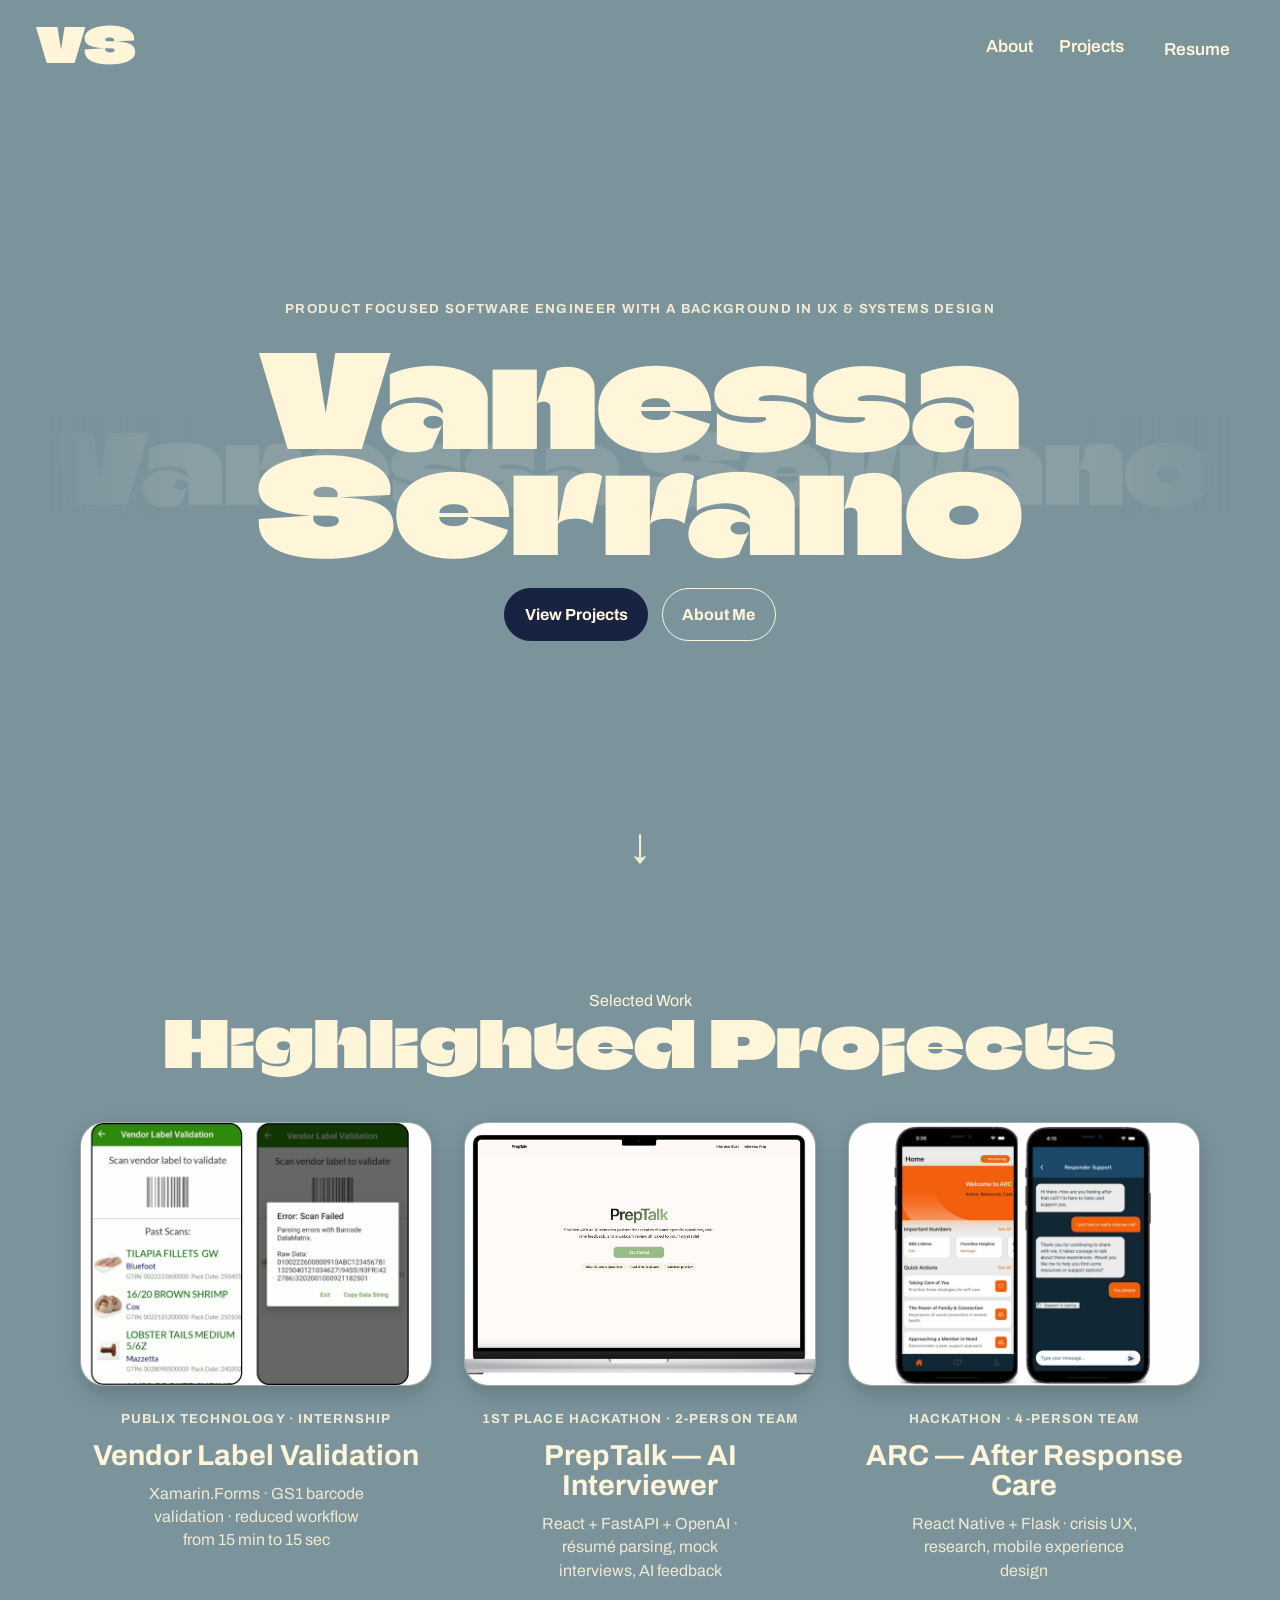
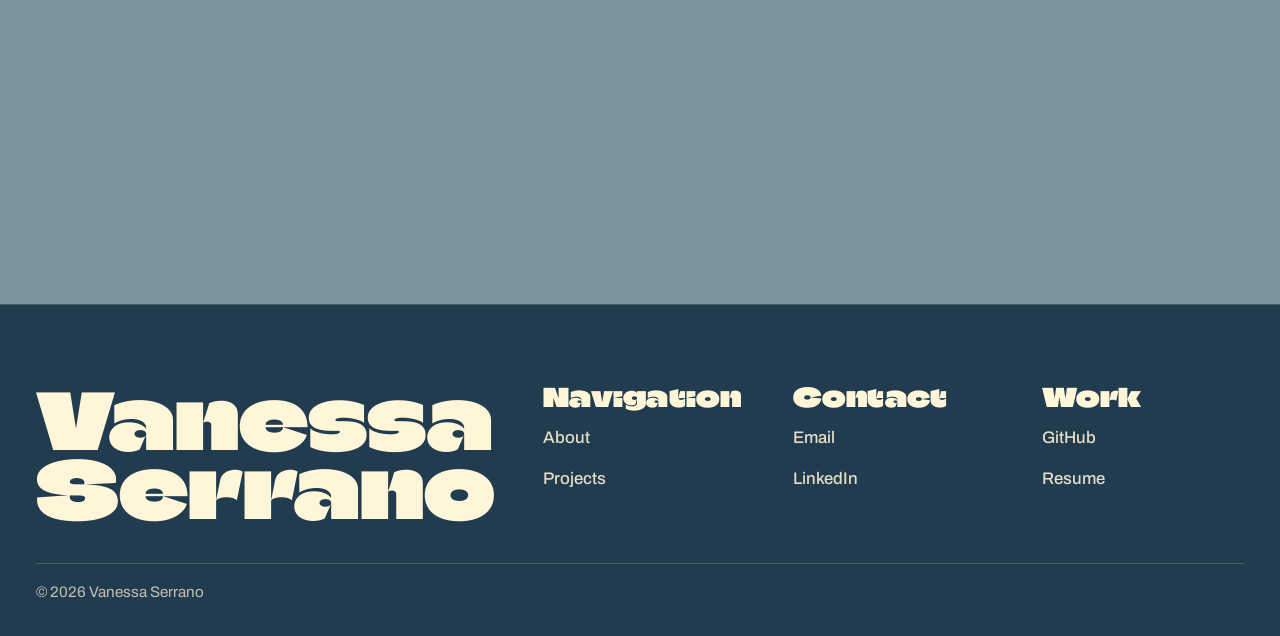
<file: index.html>
<!doctype html>
<html lang="en">
<head>
    <meta charset="utf-8" />
    <meta name="viewport" content="width=device-width, initial-scale=1" />
    <title>Vanessa Serrano — Portfolio</title>
    <meta
            name="description"
            content="Vanessa Serrano — UX Engineer and Front-End Developer building thoughtful digital experiences."
    />
    <link rel="preconnect" href="https://fonts.googleapis.com">
    <link rel="preconnect" href="https://fonts.gstatic.com" crossorigin>
    <link rel="stylesheet" href="style.css" />
</head>
<body>
<a class="skip-link" href="#content">Skip to main content</a>

<header class="nav" role="banner">
    <div class="nav__inner nav__inner--home">
        <a class="logo logo--home" href="index.html" aria-label="Home">VS</a>

        <nav id="site-nav" class="nav__links nav__links--home" aria-label="Primary">
            <a href="about.html">About</a>
            <a href="projects.html">Projects</a>
            <a
                    href="assets/resume.pdf"
                    target="_blank"
                    rel="noopener"
                    class="nav__resume"
                    aria-label="Download resume"
            >
                Resume
            </a>
        </nav>

        <button
                class="nav__toggle"
                aria-label="Toggle menu"
                aria-controls="site-nav"
                aria-expanded="false"
        >
            Menu
        </button>
    </div>
</header>

<main id="content">
    <section class="hero hero--home">
        <div class="container container--hero">
            <div class="hero__home-inner">
                <p class="hero__eyebrow">
                    Product Focused Software Engineer with a Background in UX & Systems Design
                </p>

                <div class="hero__name-composition">
                    <h1 class="hero__name-main">
                        <span class="hero__name-line">Vanessa</span>
                        <span class="hero__name-line">Serrano</span>
                    </h1>

                    <div class="name-marquee name-marquee--bg" aria-hidden="true">
                        <div class="name-marquee__fade name-marquee__fade--left"></div>
                        <div class="name-marquee__fade name-marquee__fade--right"></div>

                        <div class="name-marquee__track">
                            <div class="name-marquee__group">
                                <span>Vanessa Serrano</span>
                                <span>Vanessa Serrano</span>
                                <span>Vanessa Serrano</span>
                            </div>
                            <div class="name-marquee__group">
                                <span>Vanessa Serrano</span>
                                <span>Vanessa Serrano</span>
                                <span>Vanessa Serrano</span>
                            </div>
                        </div>
                    </div>
                </div>

<!--                <p class="hero__lede hero__lede&#45;&#45;home">-->
<!--                    Open to Work. Open to Relocate.-->
<!--                </p>-->

                <div class="hero__cta-row">
                    <a class="btn btn--primary" href="projects.html">View Projects</a>
                    <a class="btn btn--secondary" href="about.html">About Me</a>
                </div>

                <a href="#work" class="scroll-indicator scroll-indicator--closer" aria-label="Scroll to highlighted projects">
                    <span class="scroll-indicator__arrow">↓</span>
                </a>
            </div>
        </div>
    </section>

    <section id="work" class="section reveal-on-scroll" aria-labelledby="work-title">
        <!-- keep your existing work section here -->
        <div class="container">
            <div class="section-heading section-heading--home">
                <p class="section-heading__eyebrow">Selected Work</p>
                <h2 id="work-title">Highlighted Projects</h2>
            </div>

            <div class="grid grid--projects-home">

                <a class="card reveal" href="project-vlv.html" aria-label="Open Vendor Label Validation case study">
                    <img
                            class="thumb"
                            loading="lazy"
                            decoding="async"
                            src="assets/images/vlv-cover.jpg"
                            alt="Vendor Label Validation project preview"
                    />
                    <div class="card__body">
                        <div class="card__eyebrow">Publix Technology · Internship</div>
                        <div class="card__title">Vendor Label Validation</div>
                        <div class="card__meta">Xamarin.Forms · GS1 barcode validation · reduced workflow from 15 min to 15 sec</div>
                    </div>
                </a>

                <a class="card reveal" href="project-preptalk.html" target="_blank" rel="noopener" aria-label="Open PrepTalk AI Interviewer">
                    <img
                            class="thumb"
                            loading="lazy"
                            decoding="async"
                            src="assets/images/preptalk.png"
                            alt="PrepTalk AI interviewer preview"
                    />
                    <div class="card__body">
                        <div class="card__eyebrow">1st Place Hackathon · 2-Person Team</div>
                        <div class="card__title">PrepTalk — AI Interviewer</div>
                        <div class="card__meta">React + FastAPI + OpenAI · résumé parsing, mock interviews, AI feedback</div>
                    </div>
                </a>

                <a class="card reveal" href="project-arc.html" aria-label="Open ARC case study">
                    <img
                            class="thumb"
                            loading="lazy"
                            decoding="async"
                            src="assets/images/arc-cover.jpg"
                            alt="ARC project preview"
                    />
                    <div class="card__body">
                        <div class="card__eyebrow">Hackathon · 4-Person Team</div>
                        <div class="card__title">ARC — After Response Care</div>
                        <div class="card__meta">React Native + Flask · crisis UX, research, mobile experience design</div>
                    </div>
                </a>


            </div>
        </div>
    </section>
</main>

<footer class="footer" role="contentinfo">
    <div class="cols">
        <div class="footer-brand">
            <div class="footer-brand__name">Vanessa Serrano</div>
        </div>

        <div>
            <h3>Navigation</h3>
            <a href="about.html">About</a>
            <a href="projects.html">Projects</a>
        </div>

        <div>
            <h3>Contact</h3>
            <a href="mailto:vanessannserrano@gmail.com">Email</a>
            <a href="https://www.linkedin.com/in/vanessa-n-serrano" target="_blank" rel="noopener">LinkedIn</a>
        </div>

        <div>
            <h3>Work</h3>
            <a href="https://github.com/vanessanserrano" target="_blank" rel="noopener">GitHub</a>
            <a href="assets/resume.pdf" target="_blank" rel="noopener">Resume</a>
        </div>
    </div>

    <p class="copyright">© <span id="year"></span> Vanessa Serrano</p>
</footer>

<script>
    const yearSpan = document.getElementById('year');
    if (yearSpan) yearSpan.textContent = new Date().getFullYear();
</script>

<script>
    (function () {
        const toggle = document.querySelector('.nav__toggle');
        const nav = document.getElementById('site-nav');
        if (!toggle || !nav) return;

        toggle.addEventListener('click', () => {
            const open = nav.classList.toggle('is-open');
            toggle.setAttribute('aria-expanded', String(open));
        });

        document.addEventListener('click', (e) => {
            if (!e.target.closest('.nav')) {
                nav.classList.remove('is-open');
                toggle.setAttribute('aria-expanded', 'false');
            }
        }, { passive: true });
    })();

    (function () {
        const path = (location.pathname.split('/').pop() || 'index.html').toLowerCase();
        document.querySelectorAll('.nav__links a').forEach(a => {
            const href = (a.getAttribute('href') || '').toLowerCase();
            if (href.endsWith(path)) a.setAttribute('aria-current', 'page');
        });
    })();

    (function () {
        const prefersReduced = window.matchMedia('(prefers-reduced-motion: reduce)').matches;
        const revealSection = document.getElementById('work');
        if (!revealSection) return;

        if (prefersReduced) {
            revealSection.classList.add('is-revealed');
            document.querySelectorAll('.reveal').forEach(el => el.classList.add('is-in'));
            return;
        }

        const sIO = new IntersectionObserver((entries) => {
            entries.forEach(e => {
                if (e.isIntersecting) {
                    e.target.classList.add('is-revealed');
                    sIO.unobserve(e.target);
                }
            });
        }, { threshold: 0.15, rootMargin: '0px 0px -10% 0px' });

        sIO.observe(revealSection);

        const cIO = new IntersectionObserver((entries) => {
            entries.forEach(e => {
                if (e.isIntersecting) {
                    e.target.classList.add('is-in');
                    cIO.unobserve(e.target);
                }
            });
        }, { threshold: 0.2 });

        document.querySelectorAll('.reveal').forEach(el => cIO.observe(el));
    })();


</script>
</body>
</html>
</file>
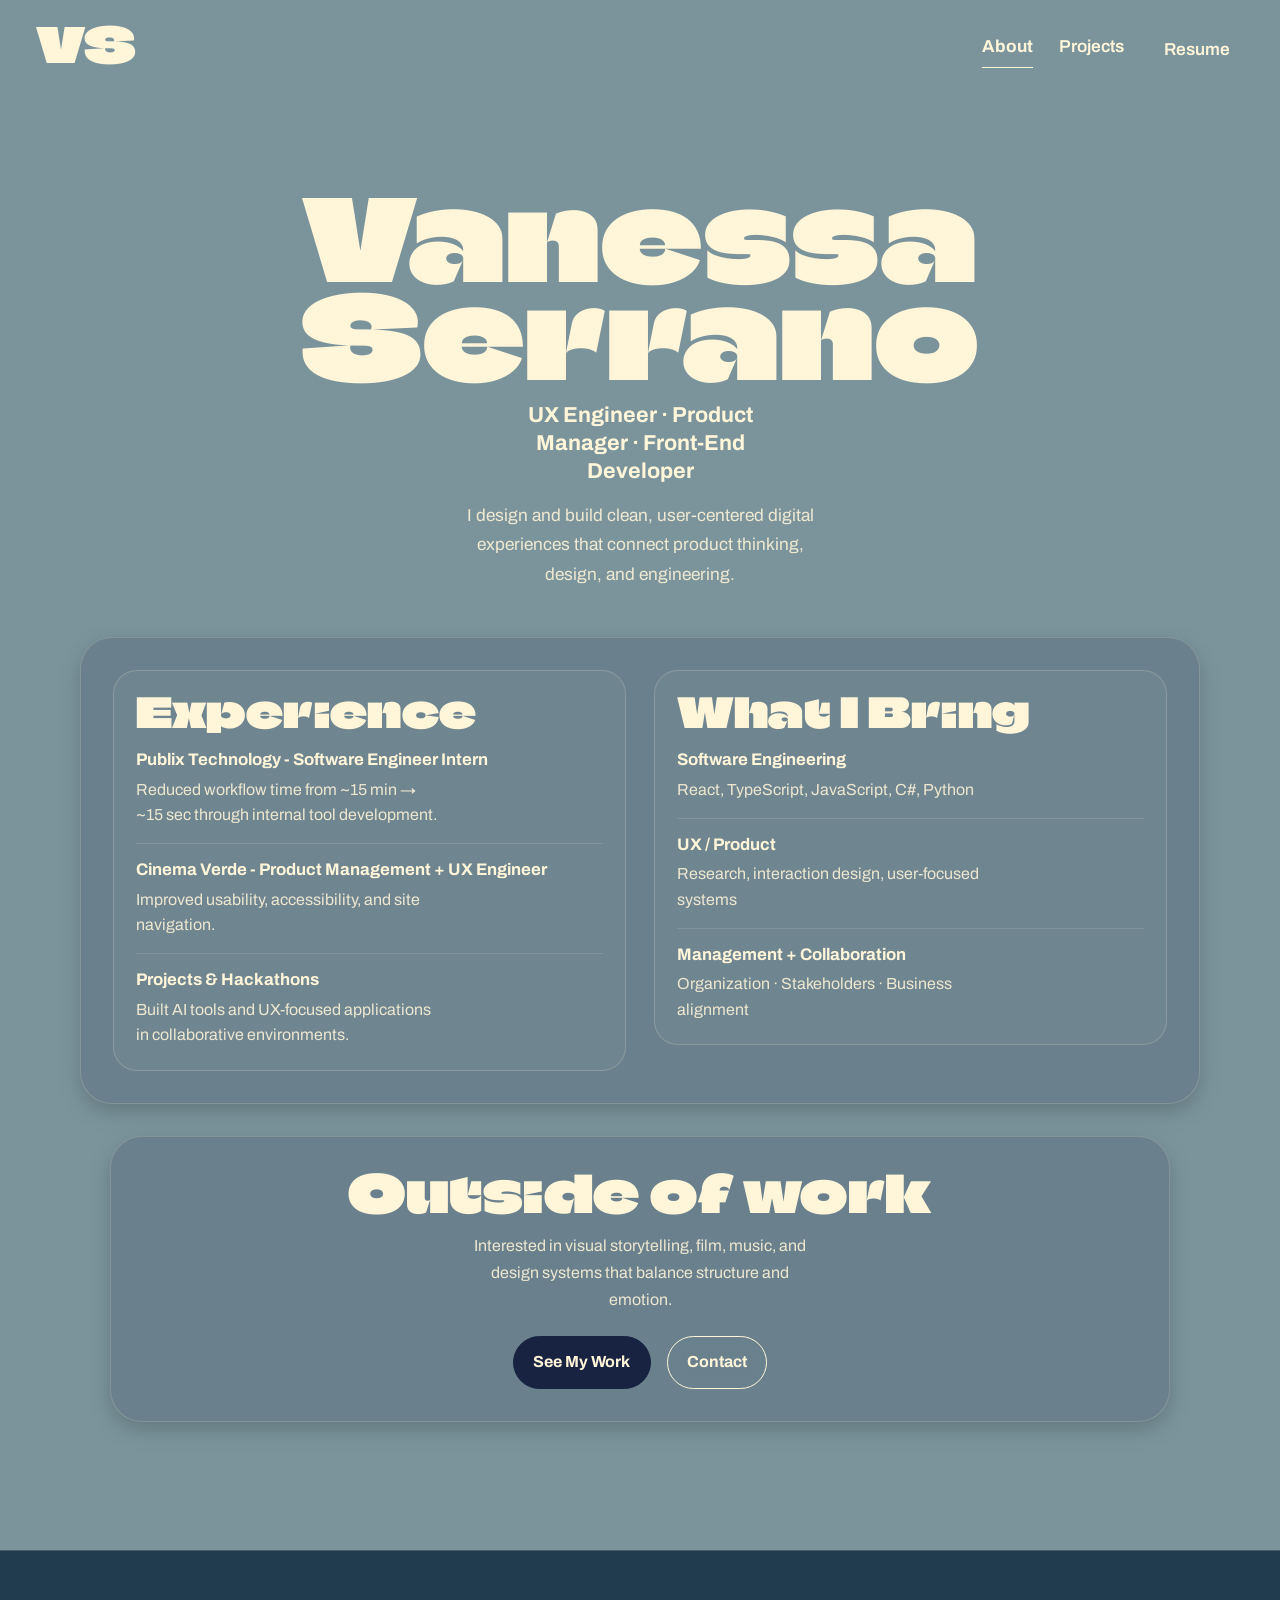
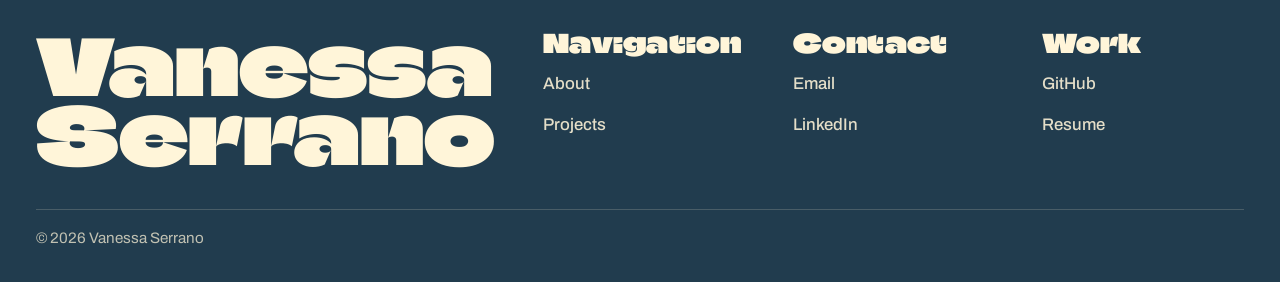
<file: about.html>
<!doctype html>
<html lang="en">
<head>
    <meta charset="utf-8" />
    <meta name="viewport" content="width=device-width, initial-scale=1" />
    <title>About — Vanessa Serrano</title>
    <meta
            name="description"
            content="Learn more about Vanessa Serrano — UX Engineer and Front-End Developer focused on thoughtful, human-centered digital experiences."
    />
    <link rel="stylesheet" href="style.css" />

    <style>
        /* =========================================
           ABOUT PAGE
           ========================================= */
        .about-page {
            padding-top: 0;
        }

        /* HERO */
        .about-hero {
            padding: clamp(4rem, 8vw, 6rem) 0 3rem;
        }

        .about-hero .container {
            max-width: 980px;
        }

        .about-hero__eyebrow {
            margin: 0 0 1rem;
            text-align: center;
            font-size: var(--text-sm);
            font-family: var(--font-body);
            font-weight: 700;
            letter-spacing: 0.12em;
            text-transform: uppercase;
            color: var(--ink-soft);
        }

        .about-hero__title {
            margin: 0 auto 1rem;
            max-width: 8ch;
            text-align: center;
            font-size: clamp(4rem, 10vw, 7rem);
            line-height: 0.88;
            color: var(--ink);
        }

        .about-hero__role {
            margin: 0 auto 1rem;
            max-width: 18ch;
            text-align: center;
            font-family: var(--font-body);
            font-size: clamp(1.1rem, 1.8vw, 1.35rem);
            font-weight: 700;
            line-height: 1.3;
            color: var(--ink);
        }

        .about-hero__lede {
            max-width: 36ch;
            margin: 0 auto;
            text-align: center;
            font-family: var(--font-body);
            font-size: clamp(1.02rem, 1.35vw, 1.15rem);
            line-height: 1.7;
            color: var(--ink-soft);
        }

        /* SECTION WRAPPERS */
        .about-highlights-clean,
        .about-end {
            padding: 0 0 2rem;
        }

        .about-section-shell {
            max-width: 1120px;
            margin: 0 auto;
            border: 1px solid var(--border);
            border-radius: 2rem;
            background: rgba(24, 34, 65, 0.16);
            box-shadow: var(--shadow-sm);
        }

        .about-highlights-clean .about-section-shell {
            padding: clamp(1.5rem, 2.5vw, 2.25rem);
        }

        .about-end .about-section-shell {
            padding: clamp(1.5rem, 2.5vw, 2rem);
        }

        /* GRID */
        .about-grid-clean {
            display: grid;
            grid-template-columns: repeat(2, minmax(0, 1fr));
            gap: clamp(1.25rem, 2.2vw, 2rem);
            align-items: start;
        }

        .about-block {
            border: 1px solid var(--border);
            border-radius: 1.5rem;
            background: rgba(255, 245, 217, 0.04);
            padding: 1.35rem;
        }

        .about-block h2 {
            margin: 0 0 1.2rem;
            font-size: clamp(2rem, 3.2vw, 3rem);
            line-height: 0.92;
            color: var(--ink);
        }

        /* ITEMS */
        .about-item {
            padding: 0.95rem 0;
            border-top: 1px solid rgba(255, 245, 217, 0.12);
        }

        .about-item:first-of-type {
            border-top: 0;
            padding-top: 0;
        }

        .about-item:last-of-type {
            padding-bottom: 0;
        }

        .about-item strong {
            display: block;
            margin-bottom: 0.35rem;
            font-family: var(--font-body);
            font-size: 1.05rem;
            font-weight: 700;
            line-height: 1.3;
            color: var(--ink);
        }

        .about-item p {
            margin: 0;
            max-width: 34ch;
            font-family: var(--font-body);
            font-size: 1rem;
            line-height: 1.6;
            color: var(--ink-soft);
        }

        /* PERSONAL */
        .about-end .container {
            max-width: 1120px;
        }

        .about-end__inner {
            text-align: center;
        }

        .about-end h2 {
            margin: 0 0 1rem;
            font-size: clamp(2.2rem, 4vw, 3.4rem);
            line-height: 0.92;
            color: var(--ink);
        }

        .about-end p {
            max-width: 40ch;
            margin: 0 auto 1.4rem;
            font-family: var(--font-body);
            line-height: 1.7;
            color: var(--ink-soft);
        }

        .about-cta {
            display: flex;
            justify-content: center;
            gap: 1rem;
            flex-wrap: wrap;
        }

        /* MOBILE */
        @media (max-width: 768px) {
            .about-grid-clean {
                grid-template-columns: 1fr;
            }

            .about-section-shell {
                border-radius: 1.5rem;
            }

            .about-block {
                border-radius: 1.1rem;
                padding: 1rem;
            }

            .about-hero {
                padding: 3rem 0 2rem;
            }

            .about-hero__title {
                font-size: clamp(3.3rem, 16vw, 5.2rem);
            }
        }
    </style>
</head>
<body>
<a class="skip-link" href="#content">Skip to main content</a>

<header class="nav" role="banner">
    <div class="nav__inner nav__inner--home">
        <a class="logo logo--home" href="index.html" aria-label="Home">VS</a>

        <nav id="site-nav" class="nav__links nav__links--home" aria-label="Primary">
            <a href="about.html">About</a>
            <a href="projects.html">Projects</a>
            <a
                    href="assets/resume.pdf"
                    target="_blank"
                    rel="noopener"
                    class="nav__resume"
                    aria-label="Download resume"
            >
                Resume
            </a>
        </nav>

        <button
                class="nav__toggle"
                aria-label="Toggle menu"
                aria-controls="site-nav"
                aria-expanded="false"
        >
            Menu
        </button>
    </div>
</header>

<main class="about-page">

    <!-- HERO -->
    <section class="about-hero">
        <div class="container center">
            <h1 class="about-hero__title">
                Vanessa Serrano
            </h1>

            <p class="about-hero__role">
                UX Engineer · Product Manager · Front-End Developer
            </p>

            <p class="about-hero__lede">
                I design and build clean, user-centered digital experiences
                that connect product thinking, design, and engineering.
            </p>
        </div>
    </section>

    <!-- HIGHLIGHTS -->
    <section class="about-highlights-clean">
        <div class="container">
            <div class="about-section-shell">
                <div class="about-grid-clean">

                <!-- LEFT: EXPERIENCE -->
                <div class="about-block">
                    <h2>Experience</h2>

                    <div class="about-item">
                        <strong>Publix Technology - Software Engineer Intern</strong>
                        <p>Reduced workflow time from ~15 min → ~15 sec through internal tool development.</p>
                    </div>

                    <div class="about-item">
                        <strong>Cinema Verde - Product Management + UX Engineer</strong>
                        <p>Improved usability, accessibility, and site navigation.</p>
                    </div>

                    <div class="about-item">
                        <strong>Projects & Hackathons</strong>
                        <p>Built AI tools and UX-focused applications in collaborative environments.</p>
                    </div>
                </div>

                <!-- RIGHT: SKILLS -->
                <div class="about-block">
                    <h2>What I Bring</h2>

                    <div class="about-item">
                        <strong>Software Engineering</strong>
                        <p>React, TypeScript, JavaScript, C#, Python</p>
                    </div>

                    <div class="about-item">
                        <strong>UX / Product</strong>
                        <p>Research, interaction design, user-focused systems</p>
                    </div>

<!--                    <div class="about-item">-->
<!--                        <strong>Front-End</strong>-->
<!--                        <p>Responsive, accessible, polished UI</p>-->
<!--                    </div>-->

                    <div class="about-item">
                        <strong>Management + Collaboration</strong>
                        <p>Organization · Stakeholders · Business alignment</p>
                    </div>

                </div>

                </div>
            </div>
        </div>
    </section>

    <!-- PERSONAL -->
    <section class="about-end">
        <div class="container">
            <div class="about-section-shell">
                <div class="about-end__inner">
                    <h2>Outside of work</h2>

                    <p>
                        Interested in visual storytelling, film, music, and design systems that balance structure and emotion.
<!--                        Letterboxd Top Four: The Arrival, Brother Bear, Everything Everywhere All at Once, Surfs Up-->
                    </p>

                    <div class="about-cta">
                        <a class="btn btn--primary" href="projects.html">See My Work</a>
                        <a class="btn btn--secondary" href="mailto:vanessannserrano@gmail.com">Contact</a>
                    </div>
                </div>
            </div>
        </div>
    </section>

</main>

<footer class="footer" role="contentinfo">
    <div class="cols">
        <div class="footer-brand">
            <div class="footer-brand__name">Vanessa Serrano</div>
        </div>

        <div>
            <h3>Navigation</h3>
            <a href="about.html">About</a>
            <a href="projects.html">Projects</a>
        </div>

        <div>
            <h3>Contact</h3>
            <a href="mailto:vanessannserrano@gmail.com">Email</a>
            <a href="https://www.linkedin.com/in/vanessa-n-serrano" target="_blank" rel="noopener">LinkedIn</a>
        </div>

        <div>
            <h3>Work</h3>
            <a href="https://github.com/vanessanserrano" target="_blank" rel="noopener">GitHub</a>
            <a href="assets/resume.pdf" target="_blank" rel="noopener">Resume</a>
        </div>
    </div>

    <p class="copyright">© <span id="year"></span> Vanessa Serrano</p>
</footer>

<script>
    const yearSpan = document.getElementById("year");
    if (yearSpan) yearSpan.textContent = new Date().getFullYear();
</script>

<script>
    (function () {
        const toggle = document.querySelector(".nav__toggle");
        const nav = document.getElementById("site-nav");
        if (!toggle || !nav) return;

        toggle.addEventListener("click", () => {
            const open = nav.classList.toggle("is-open");
            toggle.setAttribute("aria-expanded", String(open));
        });

        document.addEventListener("click", (e) => {
            if (!e.target.closest(".nav")) {
                nav.classList.remove("is-open");
                toggle.setAttribute("aria-expanded", "false");
            }
        }, { passive: true });
    })();

    (function () {
        const path = (location.pathname.split("/").pop() || "index.html").toLowerCase();
        document.querySelectorAll(".nav__links a").forEach(a => {
            const href = (a.getAttribute("href") || "").toLowerCase();
            if (href.endsWith(path)) a.setAttribute("aria-current", "page");
        });
    })();
</script>
</body>
</html>
</file>
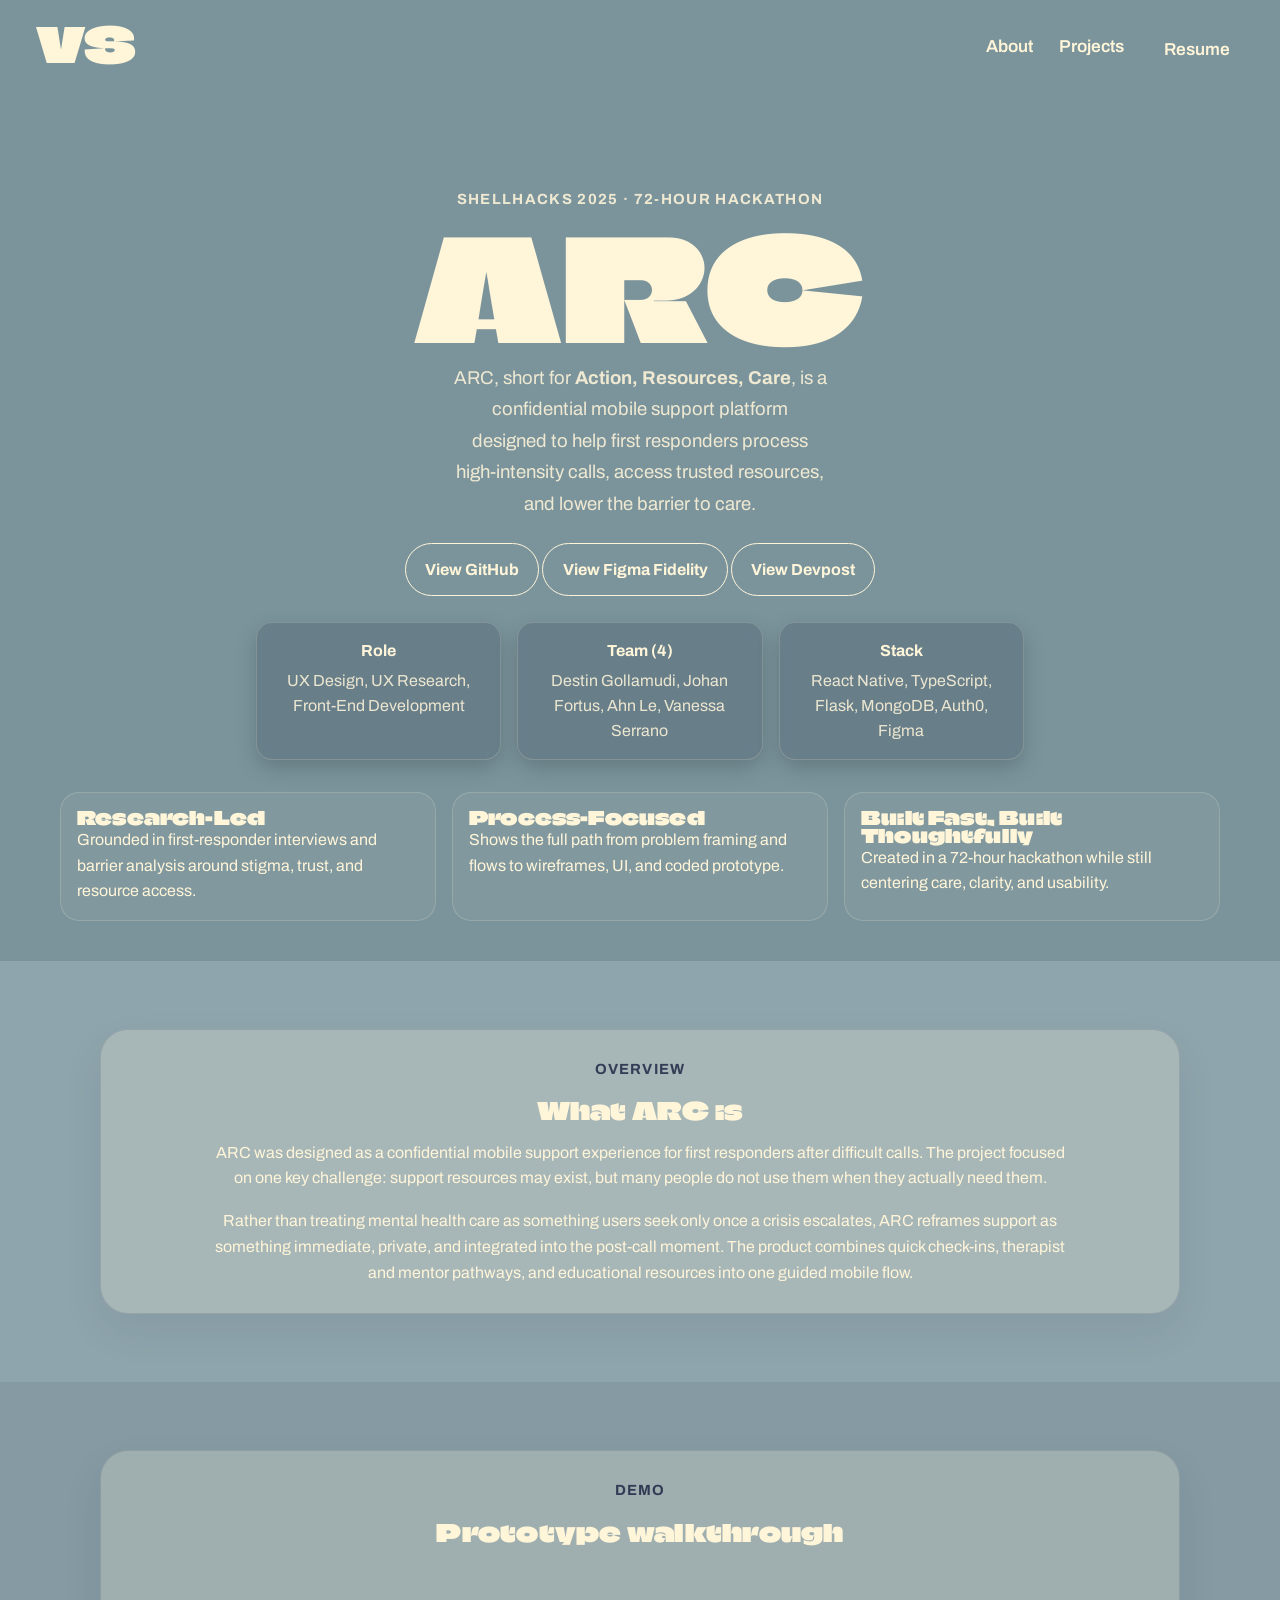
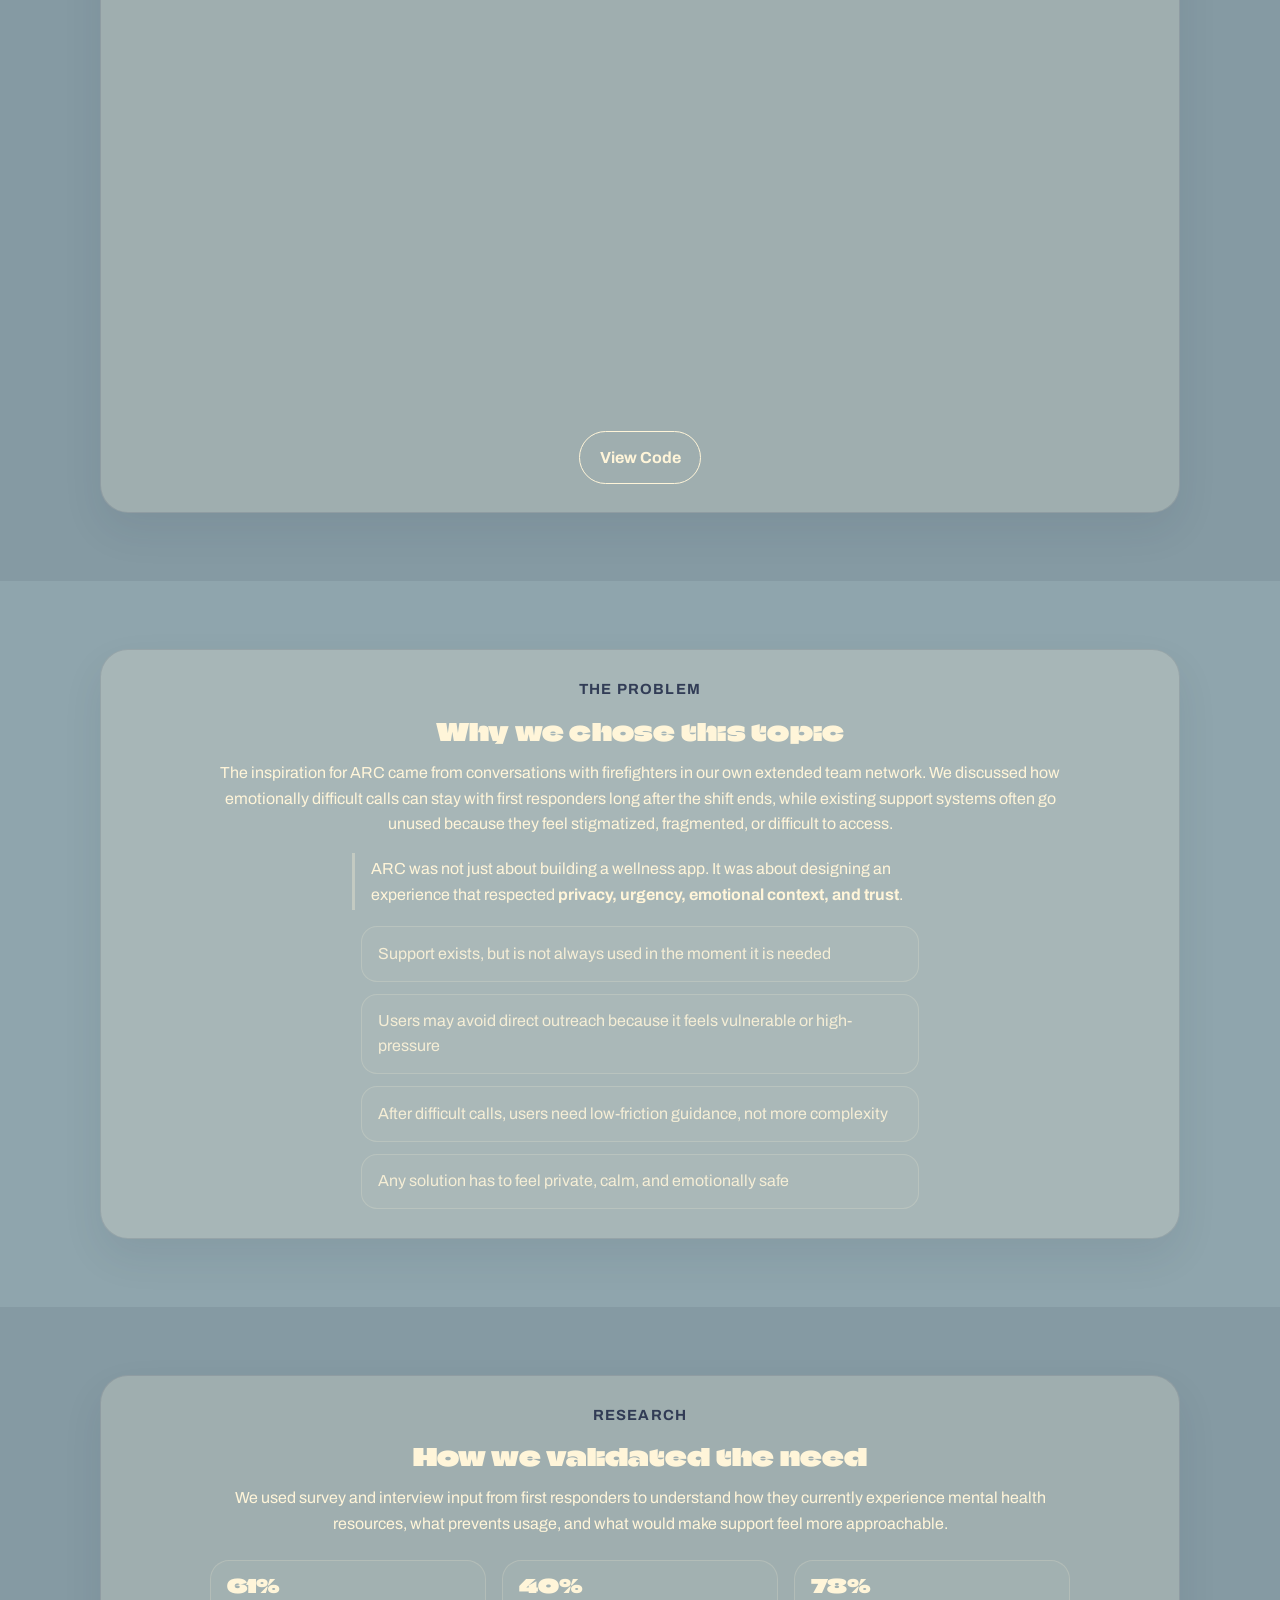
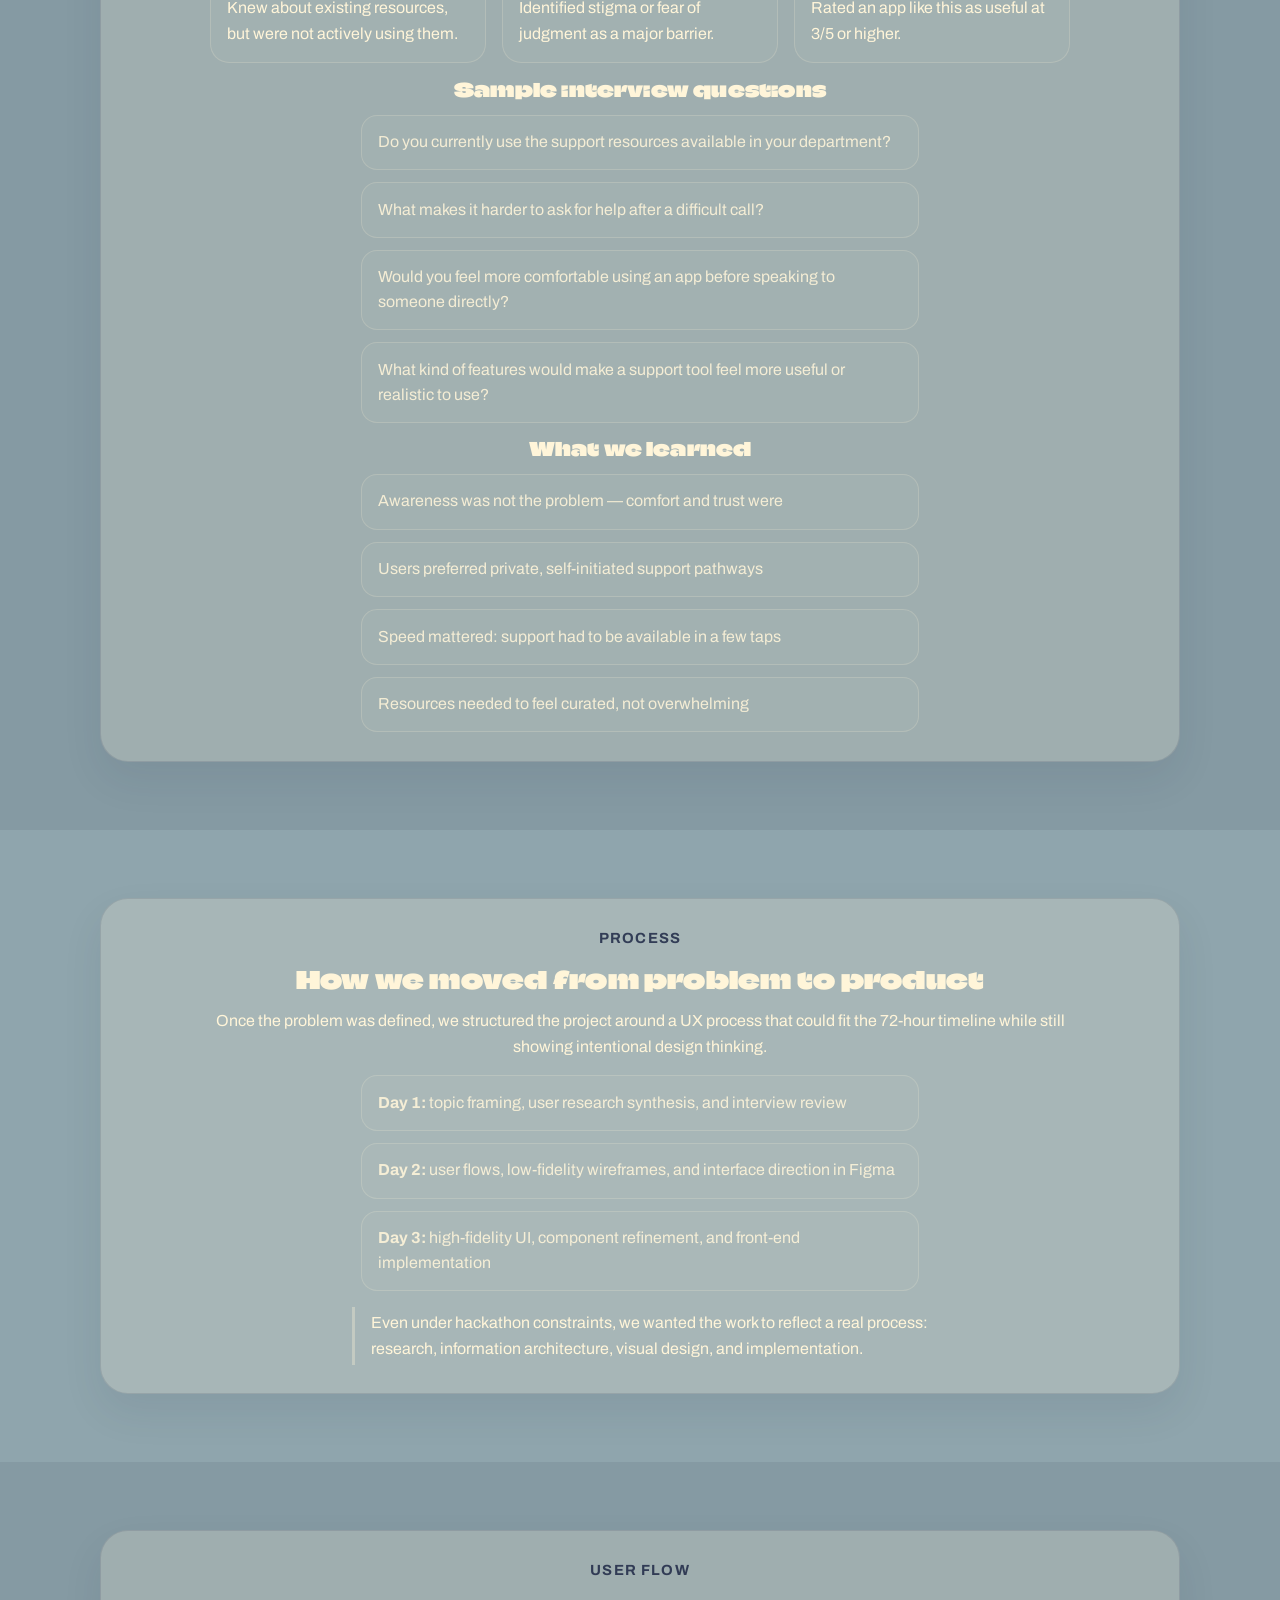
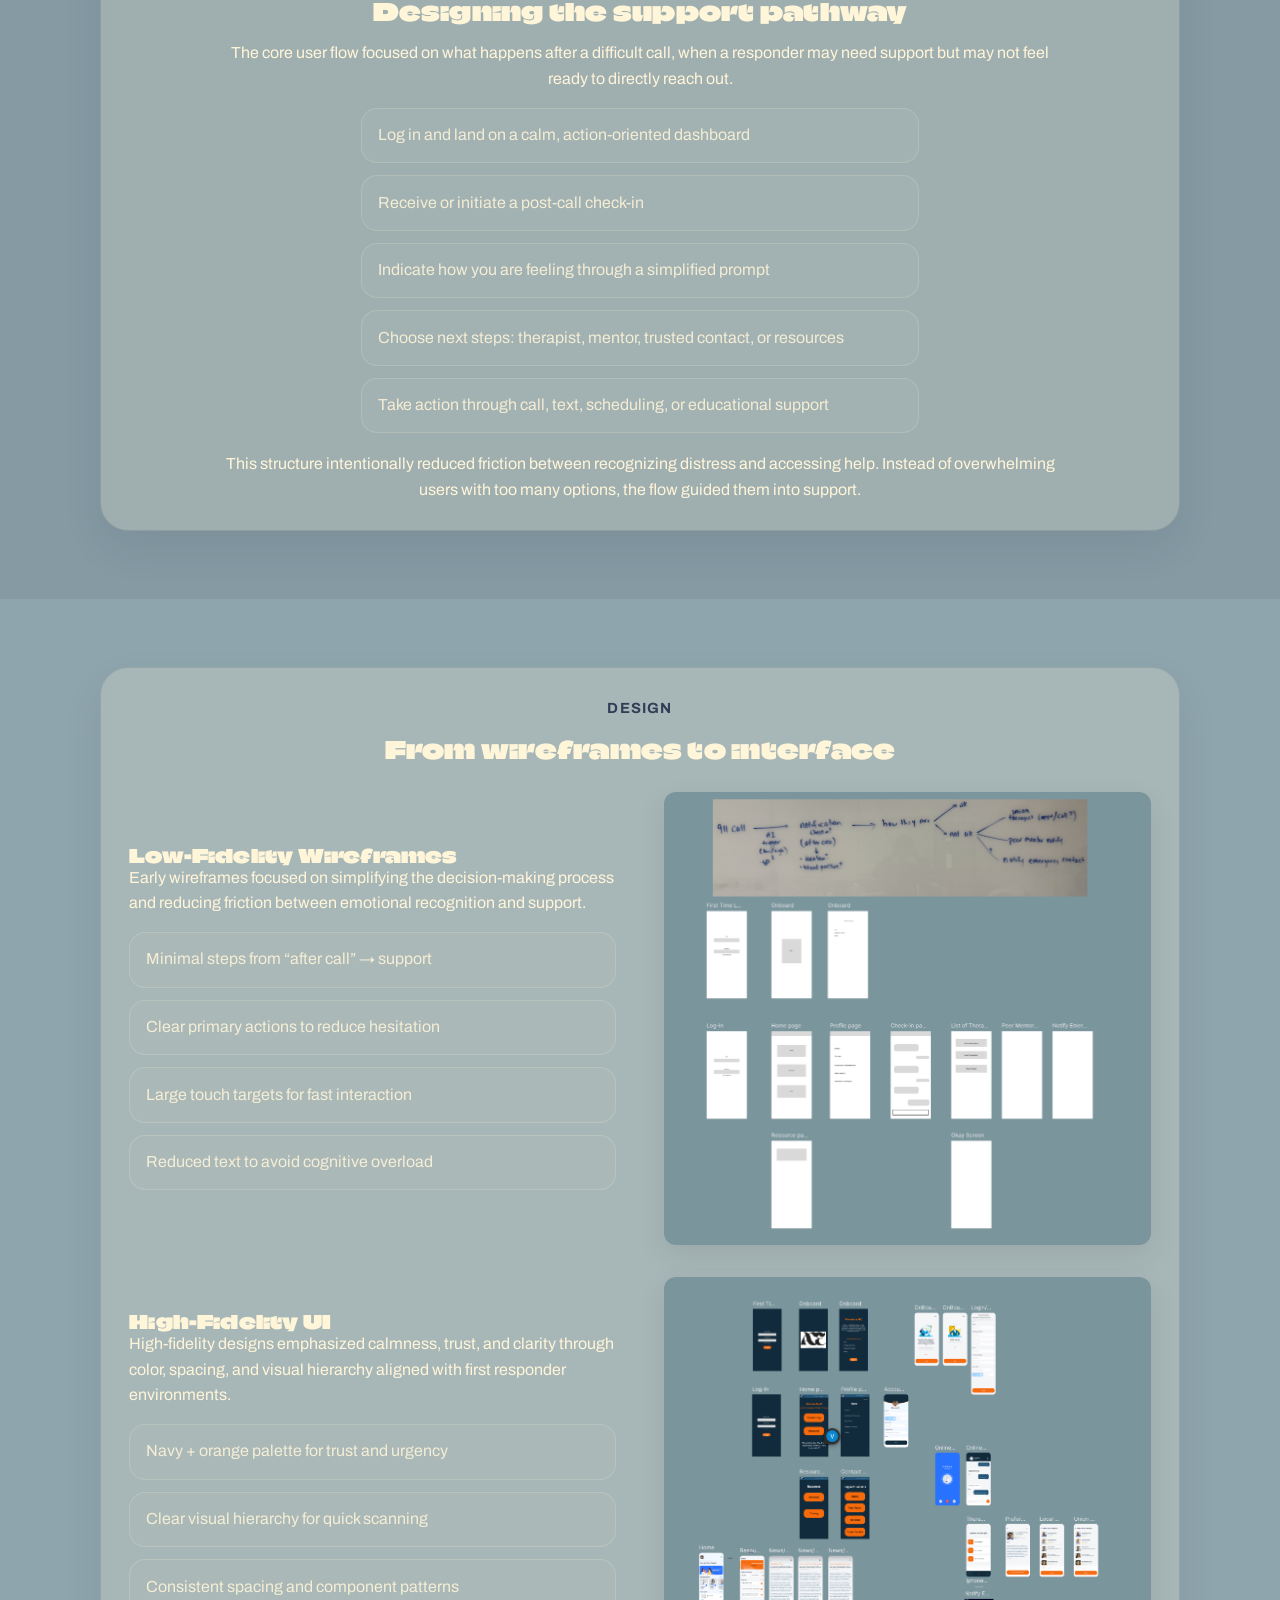
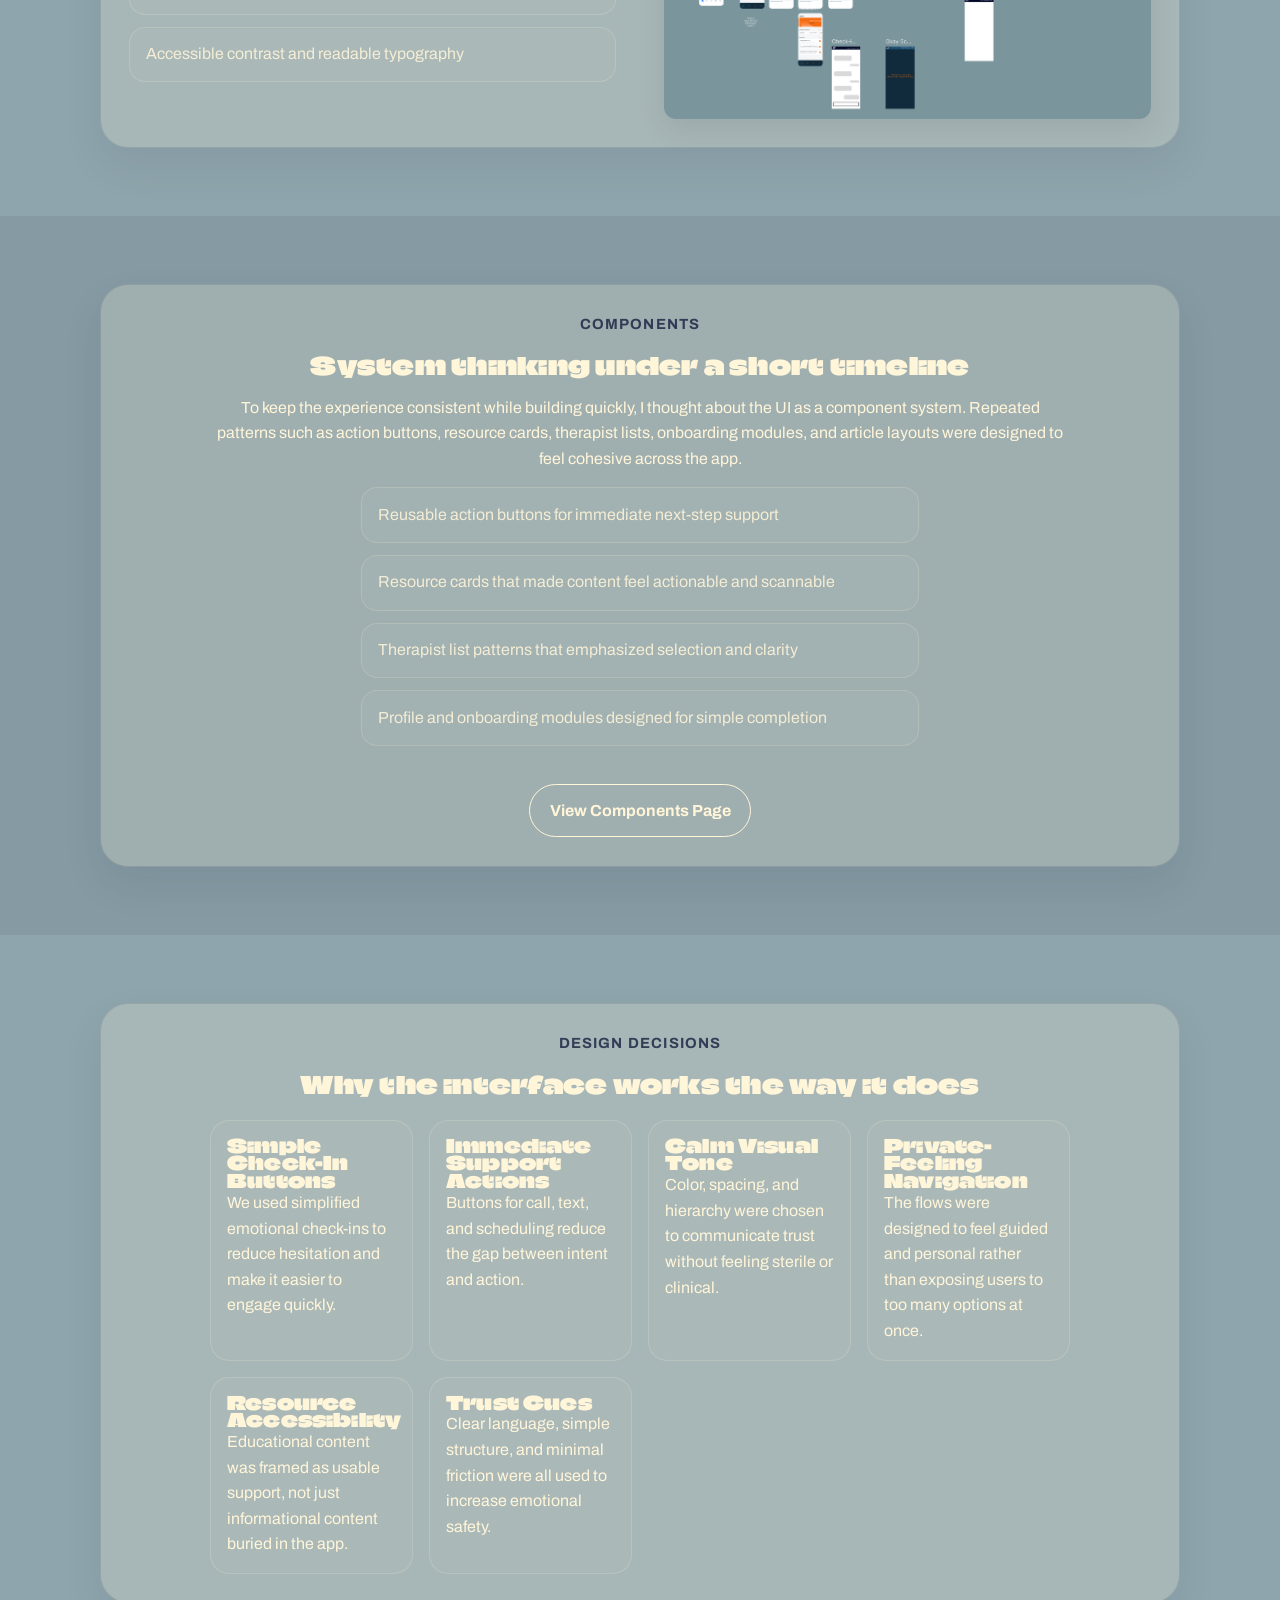
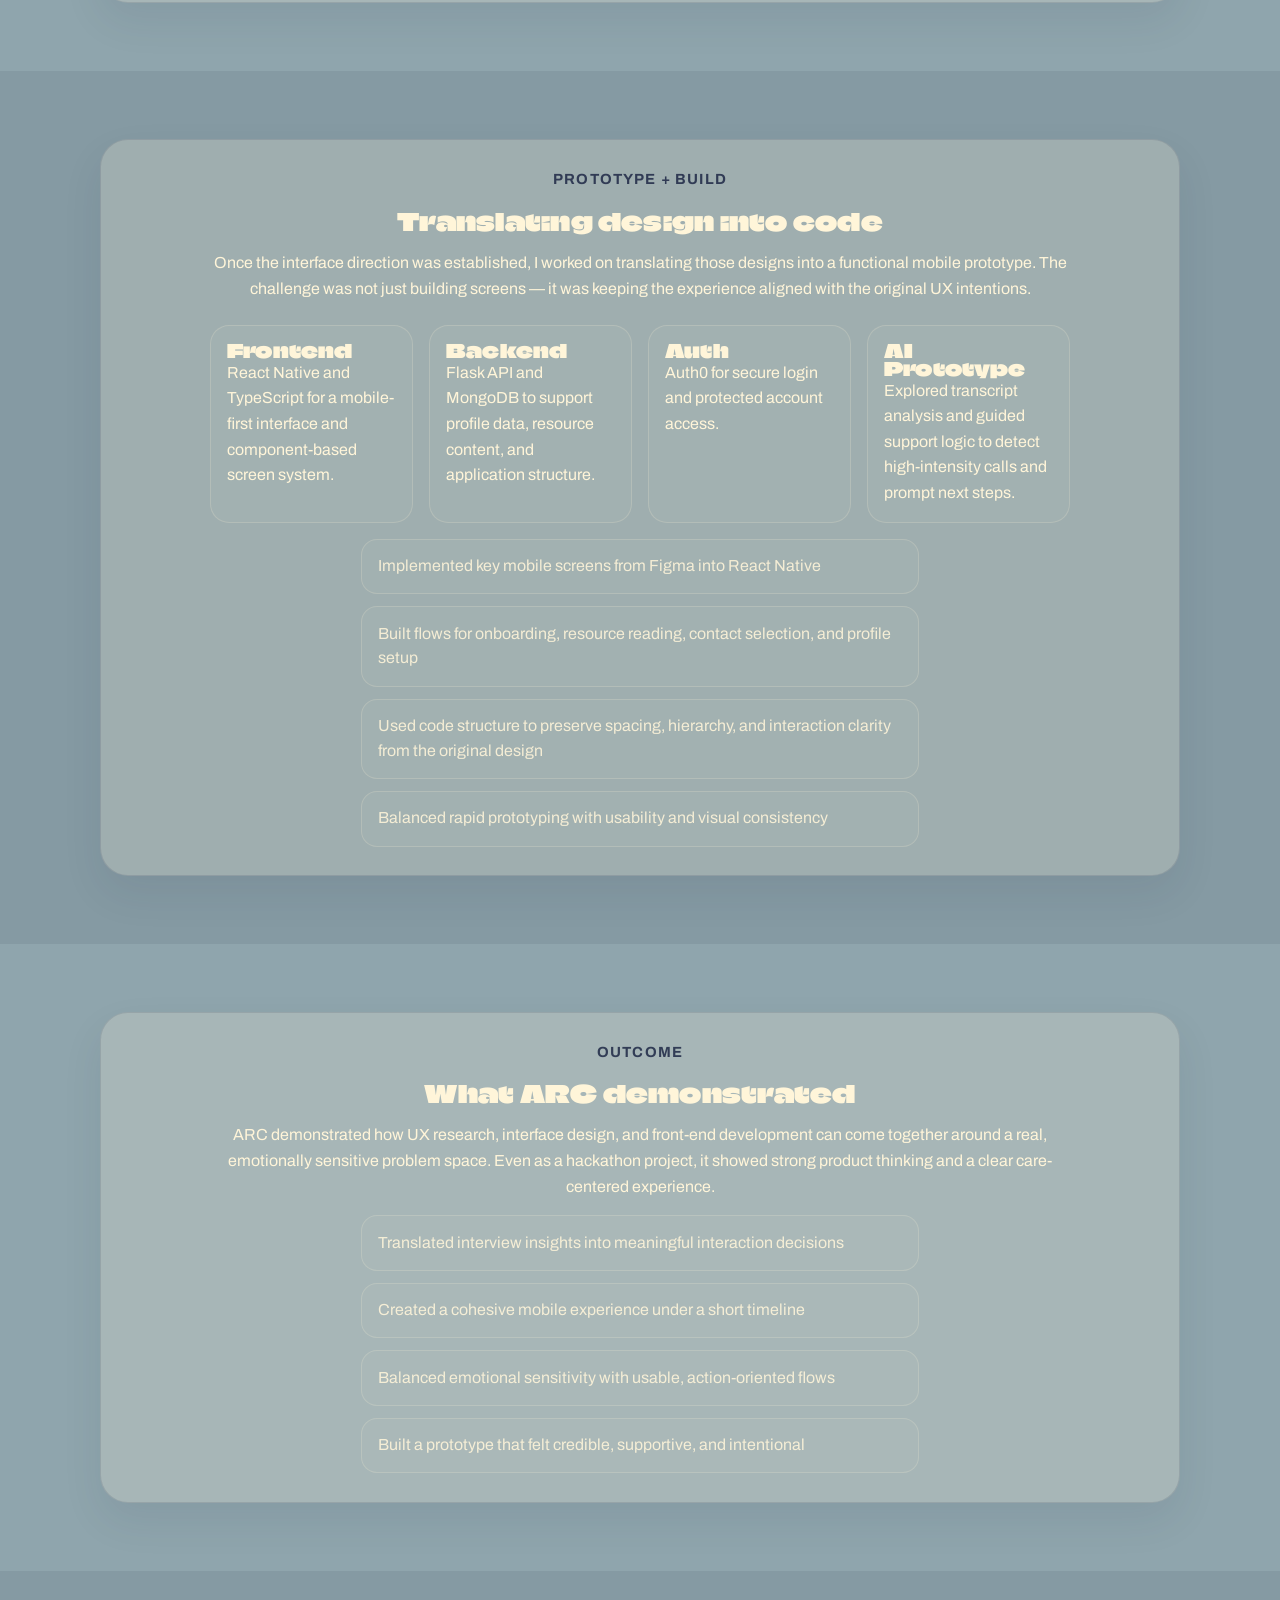
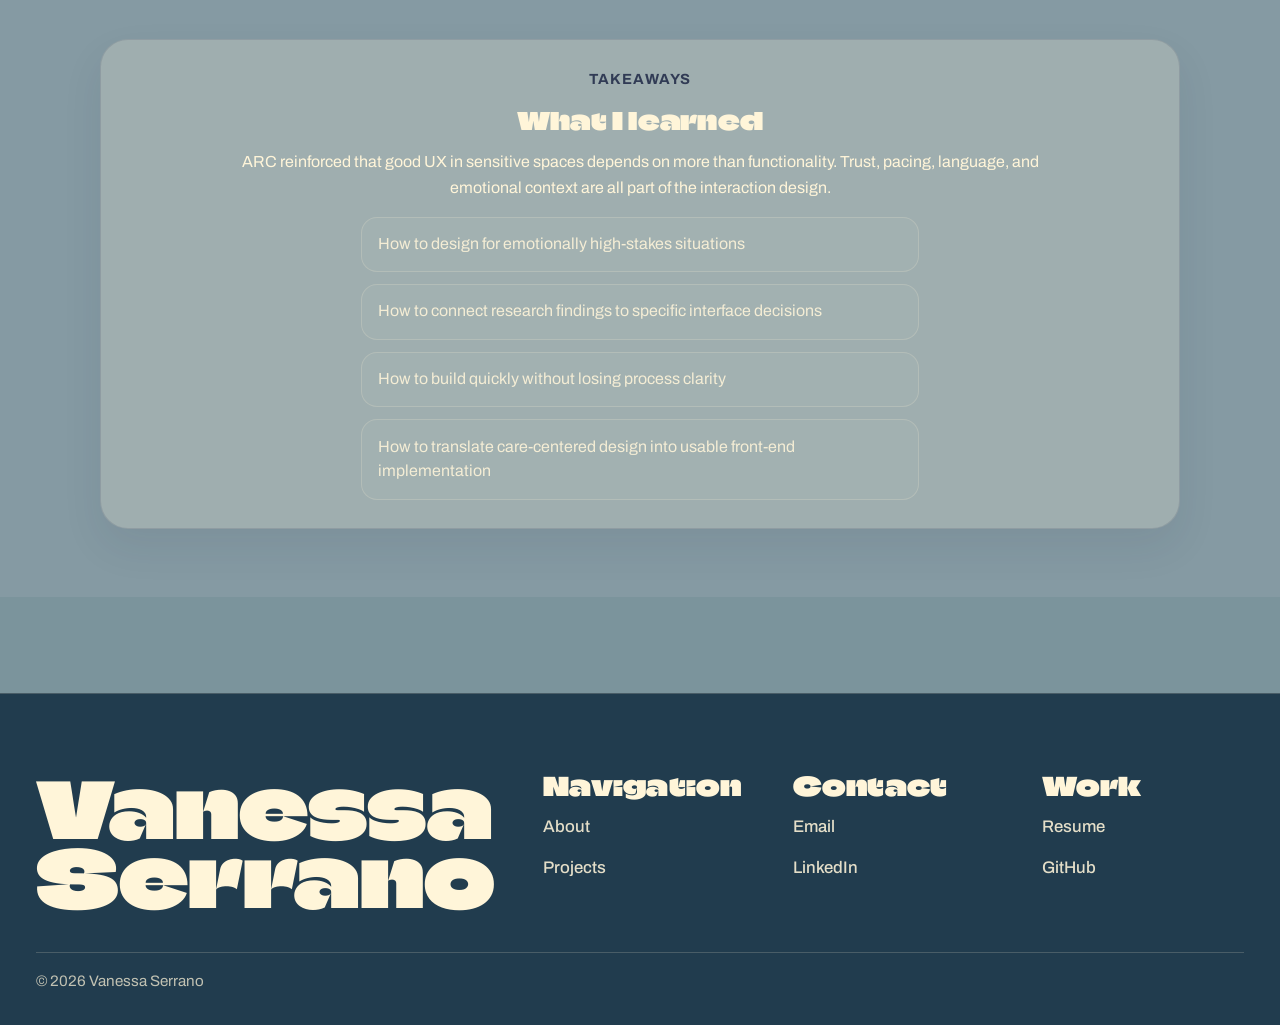
<file: project-arc.html>
<!doctype html>
<html lang="en">
<head>
    <meta charset="utf-8" />
    <meta name="viewport" content="width=device-width, initial-scale=1" />
    <title>ARC — Vanessa Serrano</title>
    <meta
            name="description"
            content="ARC — Action, Resources, Care. A UX case study on designing a confidential support app for first responders."
    />
    <link rel="stylesheet" href="style.css" />
</head>
<body class="project-page">

<header class="nav" role="banner">
    <div class="nav__inner nav__inner--home">
        <a class="logo logo--home" href="index.html" aria-label="Home">VS</a>

        <nav id="site-nav" class="nav__links nav__links--home" aria-label="Primary">
            <a href="about.html">About</a>
            <a href="projects.html">Projects</a>
            <a
                    href="assets/resume.pdf"
                    target="_blank"
                    rel="noopener"
                    class="nav__resume"
                    aria-label="Download resume"
            >
                Resume
            </a>
        </nav>

        <button
                class="nav__toggle"
                aria-label="Toggle menu"
                aria-controls="site-nav"
                aria-expanded="false"
        >
            Menu
        </button>
    </div>
</header>

<main>


    <section class="project-hero">
        <div class="container">
            <div class="project-hero__layout">
                <div>
                    <p class="project-hero__eyebrow">ShellHacks 2025 &middot; 72-Hour Hackathon</p>
                    <h1>ARC</h1>
                    <p class="project-hero__lede">
                        ARC, short for <strong>Action, Resources, Care</strong>, is a confidential mobile support
                        platform designed to help first responders process high-intensity calls,
                        access trusted resources, and lower the barrier to care.
                    </p>

                    <div class="project-actions" style="justify-content:center; flex-wrap:wrap; gap: 0.75rem;">
                        <a
                                class="project-site-link"
                                href="https://github.com/johanfortus/First-Responders-App"
                                target="_blank"
                                rel="noopener"
                        >
                            View GitHub
                        </a>
                        <a
                                class="project-site-link"
                                href="https://www.figma.com/design/v3iETsBJ4cBDcmZnzu4U0K/ARC?node-id=55-151&t=oeSXD2TFp23pMzkn-1"
                                target="_blank"
                                rel="noopener"
                        >
                            View Figma Fidelity
                        </a>
                        <a
                                class="project-site-link"
                                href="https://devpost.com/software/arc-action-resources-care"
                                target="_blank"
                                rel="noopener"
                        >
                            View Devpost
                        </a>
                    </div>
                </div>

                <div class="project-meta">
                    <div class="meta-item">
                        <b>Role</b>
                        UX Design, UX Research, Front-End Development
                    </div>
                    <div class="meta-item">
                        <b>Team (4)</b>
                        Destin Gollamudi, Johan Fortus, Ahn Le, Vanessa Serrano
                    </div>
                    <div class="meta-item">
                        <b>Stack</b>
                        React Native, TypeScript, Flask, MongoDB, Auth0, Figma
                    </div>
                </div>
            </div>

            <div class="project-highlight-grid" style="margin-top: 2rem;">
                <div class="project-highlight">
                    <h3>Research-Led</h3>
                    <p>Grounded in first-responder interviews and barrier analysis around stigma, trust, and resource access.</p>
                </div>
                <div class="project-highlight">
                    <h3>Process-Focused</h3>
                    <p>Shows the full path from problem framing and flows to wireframes, UI, and coded prototype.</p>
                </div>
                <div class="project-highlight">
                    <h3>Built Fast, Built Thoughtfully</h3>
                    <p>Created in a 72-hour hackathon while still centering care, clarity, and usability.</p>
                </div>
            </div>
        </div>
    </section>

    <section class="project-band project-band--soft">
        <div class="project-wrap">
            <div class="project-shell">
                <div class="project-main">
                    <p class="project-kicker">Overview</p>
                    <h2>What ARC is</h2>

                    <p>
                        ARC was designed as a confidential mobile support experience for first responders after
                        difficult calls. The project focused on one key challenge: support resources may exist,
                        but many people do not use them when they actually need them.
                    </p>

                    <p>
                        Rather than treating mental health care as something users seek only once a crisis escalates,
                        ARC reframes support as something immediate, private, and integrated into the post-call moment.
                        The product combines quick check-ins, therapist and mentor pathways, and educational resources
                        into one guided mobile flow.
                    </p>
                </div>
            </div>
        </div>
    </section>

    <section class="project-band project-band--deep">
        <div class="project-wrap">
            <div class="project-shell">
                <div class="project-main">
                    <p class="project-kicker">Demo</p>
                    <h2>Prototype walkthrough</h2>
                    <div class="project-image">
                        <video autoplay muted loop playsinline preload="metadata" style="width:100%; display:block;" aria-label="ARC prototype walkthrough">
                            <source src="assets/arc-demo.mp4" type="video/mp4" />
                        </video>
                    </div>
                    <div class="project-actions" style="justify-content:center;"> <a class="project-site-link" href="https://github.com/johanfortus/First-Responders-App" target="_blank" rel="noopener" > View Code </a>
                    </div>
                </div>
            </div>
        </div>
    </section>

    <section class="project-band project-band--soft">
        <div class="project-wrap">
            <div class="project-shell">
                <div class="project-main">
                    <p class="project-kicker">The Problem</p>
                    <h2>Why we chose this topic</h2>

                    <p>
                        The inspiration for ARC came from conversations with firefighters in our own extended team network.
                        We discussed how emotionally difficult calls can stay with first responders long after the shift ends,
                        while existing support systems often go unused because they feel stigmatized, fragmented, or difficult to access.
                    </p>

                    <div class="project-callout">
                        <p>
                            ARC was not just about building a wellness app. It was about designing an experience that respected
                            <strong>privacy, urgency, emotional context, and trust</strong>.
                        </p>
                    </div>

                    <ul class="project-bullets">
                        <li>Support exists, but is not always used in the moment it is needed</li>
                        <li>Users may avoid direct outreach because it feels vulnerable or high-pressure</li>
                        <li>After difficult calls, users need low-friction guidance, not more complexity</li>
                        <li>Any solution has to feel private, calm, and emotionally safe</li>
                    </ul>
                </div>
            </div>
        </div>
    </section>

    <section class="project-band project-band--deep">
        <div class="project-wrap">
            <div class="project-shell">
                <div class="project-main">
                    <p class="project-kicker">Research</p>
                    <h2>How we validated the need</h2>

                    <p>
                        We used survey and interview input from first responders to understand how they currently experience
                        mental health resources, what prevents usage, and what would make support feel more approachable.
                    </p>

                    <div class="project-highlight-grid">
                        <div class="project-highlight">
                            <h3>61%</h3>
                            <p>Knew about existing resources, but were not actively using them.</p>
                        </div>
                        <div class="project-highlight">
                            <h3>40%</h3>
                            <p>Identified stigma or fear of judgment as a major barrier.</p>
                        </div>
                        <div class="project-highlight">
                            <h3>78%</h3>
                            <p>Rated an app like this as useful at 3/5 or higher.</p>
                        </div>
                    </div>

                    <h3>Sample interview questions</h3>
                    <ul class="project-bullets">
                        <li>Do you currently use the support resources available in your department?</li>
                        <li>What makes it harder to ask for help after a difficult call?</li>
                        <li>Would you feel more comfortable using an app before speaking to someone directly?</li>
                        <li>What kind of features would make a support tool feel more useful or realistic to use?</li>
                    </ul>

                    <h3>What we learned</h3>
                    <ul class="project-bullets">
                        <li>Awareness was not the problem — comfort and trust were</li>
                        <li>Users preferred private, self-initiated support pathways</li>
                        <li>Speed mattered: support had to be available in a few taps</li>
                        <li>Resources needed to feel curated, not overwhelming</li>
                    </ul>
                </div>
            </div>
        </div>
    </section>

    <section class="project-band project-band--soft">
        <div class="project-wrap">
            <div class="project-shell">
                <div class="project-main">
                    <p class="project-kicker">Process</p>
                    <h2>How we moved from problem to product</h2>

                    <p>
                        Once the problem was defined, we structured the project around a UX process that could fit the 72-hour
                        timeline while still showing intentional design thinking.
                    </p>

                    <ul class="project-bullets">
                        <li><strong>Day 1:</strong> topic framing, user research synthesis, and interview review</li>
                        <li><strong>Day 2:</strong> user flows, low-fidelity wireframes, and interface direction in Figma</li>
                        <li><strong>Day 3:</strong> high-fidelity UI, component refinement, and front-end implementation</li>
                    </ul>

                    <div class="project-callout">
                        <p>
                            Even under hackathon constraints, we wanted the work to reflect a real process: research,
                            information architecture, visual design, and implementation.
                        </p>
                    </div>
                </div>
            </div>
        </div>
    </section>

    <section class="project-band project-band--deep">
        <div class="project-wrap">
            <div class="project-shell">
                <div class="project-main">
                    <p class="project-kicker">User Flow</p>
                    <h2>Designing the support pathway</h2>

                    <p>
                        The core user flow focused on what happens after a difficult call, when a responder may need support
                        but may not feel ready to directly reach out.
                    </p>

                    <ul class="project-bullets">
                        <li>Log in and land on a calm, action-oriented dashboard</li>
                        <li>Receive or initiate a post-call check-in</li>
                        <li>Indicate how you are feeling through a simplified prompt</li>
                        <li>Choose next steps: therapist, mentor, trusted contact, or resources</li>
                        <li>Take action through call, text, scheduling, or educational support</li>
                    </ul>

                    <p>
                        This structure intentionally reduced friction between recognizing distress and accessing help.
                        Instead of overwhelming users with too many options, the flow guided them into support.
                    </p>
                </div>
            </div>
        </div>
    </section>

    <section class="project-band project-band--soft">
        <div class="project-wrap">
            <div class="project-shell">

                <div class="project-main">
                    <p class="project-kicker">Design</p>
                    <h2>From wireframes to interface</h2>
                </div>

                <!-- LOW FIDELITY -->
                <div class="project-two-col">
                    <div>
                        <h3>Low-Fidelity Wireframes</h3>
                        <p>
                            Early wireframes focused on simplifying the decision-making process
                            and reducing friction between emotional recognition and support.
                        </p>

                        <ul class="project-bullets">
                            <li>Minimal steps from “after call” → support</li>
                            <li>Clear primary actions to reduce hesitation</li>
                            <li>Large touch targets for fast interaction</li>
                            <li>Reduced text to avoid cognitive overload</li>
                        </ul>
                    </div>

                    <div class="project-image">
                        <img src="assets/images/low-fid.png" alt="Low fidelity wireframes" />
                    </div>
                </div>

                <!-- HIGH FIDELITY -->
                <div class="project-two-col reverse">
                    <div class="project-image">
                        <img src="assets/images/high-fid.png" alt="High fidelity UI designs" />
                    </div>

                    <div>
                        <h3>High-Fidelity UI</h3>
                        <p>
                            High-fidelity designs emphasized calmness, trust, and clarity through
                            color, spacing, and visual hierarchy aligned with first responder environments.
                        </p>

                        <ul class="project-bullets">
                            <li>Navy + orange palette for trust and urgency</li>
                            <li>Clear visual hierarchy for quick scanning</li>
                            <li>Consistent spacing and component patterns</li>
                            <li>Accessible contrast and readable typography</li>
                        </ul>
                    </div>
                </div>

            </div>
        </div>
    </section>

    <section class="project-band project-band--deep">
        <div class="project-wrap">
            <div class="project-shell">
                <div class="project-main">
                    <p class="project-kicker">Components</p>
                    <h2>System thinking under a short timeline</h2>

                    <p>
                        To keep the experience consistent while building quickly, I thought about the UI as a component system.
                        Repeated patterns such as action buttons, resource cards, therapist lists, onboarding modules, and article layouts
                        were designed to feel cohesive across the app.
                    </p>

                    <ul class="project-bullets">
                        <li>Reusable action buttons for immediate next-step support</li>
                        <li>Resource cards that made content feel actionable and scannable</li>
                        <li>Therapist list patterns that emphasized selection and clarity</li>
                        <li>Profile and onboarding modules designed for simple completion</li>
                    </ul>

                    <div class="project-actions" style="justify-content:flex-start; flex-wrap:wrap; gap: 0.75rem; margin-top: 1rem;">
                        <a class="project-site-link" href="#">View Components Page</a>
                    </div>
                </div>
            </div>
        </div>
    </section>

    <section class="project-band project-band--soft">
        <div class="project-wrap">
            <div class="project-shell">
                <div class="project-main">
                    <p class="project-kicker">Design Decisions</p>
                    <h2>Why the interface works the way it does</h2>

                    <div class="project-highlight-grid">
                        <div class="project-highlight">
                            <h3>Simple Check-In Buttons</h3>
                            <p>We used simplified emotional check-ins to reduce hesitation and make it easier to engage quickly.</p>
                        </div>
                        <div class="project-highlight">
                            <h3>Immediate Support Actions</h3>
                            <p>Buttons for call, text, and scheduling reduce the gap between intent and action.</p>
                        </div>
                        <div class="project-highlight">
                            <h3>Calm Visual Tone</h3>
                            <p>Color, spacing, and hierarchy were chosen to communicate trust without feeling sterile or clinical.</p>
                        </div>
                        <div class="project-highlight">
                            <h3>Private-Feeling Navigation</h3>
                            <p>The flows were designed to feel guided and personal rather than exposing users to too many options at once.</p>
                        </div>
                        <div class="project-highlight">
                            <h3>Resource Accessibility</h3>
                            <p>Educational content was framed as usable support, not just informational content buried in the app.</p>
                        </div>
                        <div class="project-highlight">
                            <h3>Trust Cues</h3>
                            <p>Clear language, simple structure, and minimal friction were all used to increase emotional safety.</p>
                        </div>
                    </div>
                </div>
            </div>
        </div>
    </section>

    <section id="prototype" class="project-band project-band--deep">
        <div class="project-wrap">
            <div class="project-shell">
                <div class="project-main">
                    <p class="project-kicker">Prototype + Build</p>
                    <h2>Translating design into code</h2>

                    <p>
                        Once the interface direction was established, I worked on translating those designs into a functional mobile prototype.
                        The challenge was not just building screens — it was keeping the experience aligned with the original UX intentions.
                    </p>

                    <div class="project-highlight-grid">
                        <div class="project-highlight">
                            <h3>Frontend</h3>
                            <p>React Native and TypeScript for a mobile-first interface and component-based screen system.</p>
                        </div>
                        <div class="project-highlight">
                            <h3>Backend</h3>
                            <p>Flask API and MongoDB to support profile data, resource content, and application structure.</p>
                        </div>
                        <div class="project-highlight">
                            <h3>Auth</h3>
                            <p>Auth0 for secure login and protected account access.</p>
                        </div>
                        <div class="project-highlight">
                            <h3>AI Prototype</h3>
                            <p>Explored transcript analysis and guided support logic to detect high-intensity calls and prompt next steps.</p>
                        </div>
                    </div>

                    <ul class="project-bullets">
                        <li>Implemented key mobile screens from Figma into React Native</li>
                        <li>Built flows for onboarding, resource reading, contact selection, and profile setup</li>
                        <li>Used code structure to preserve spacing, hierarchy, and interaction clarity from the original design</li>
                        <li>Balanced rapid prototyping with usability and visual consistency</li>
                    </ul>
                </div>
            </div>
        </div>
    </section>

    <section class="project-band project-band--soft">
        <div class="project-wrap">
            <div class="project-shell">
                <div class="project-main">
                    <p class="project-kicker">Outcome</p>
                    <h2>What ARC demonstrated</h2>

                    <p>
                        ARC demonstrated how UX research, interface design, and front-end development can come together around a real,
                        emotionally sensitive problem space. Even as a hackathon project, it showed strong product thinking and a clear
                        care-centered experience.
                    </p>

                    <ul class="project-bullets">
                        <li>Translated interview insights into meaningful interaction decisions</li>
                        <li>Created a cohesive mobile experience under a short timeline</li>
                        <li>Balanced emotional sensitivity with usable, action-oriented flows</li>
                        <li>Built a prototype that felt credible, supportive, and intentional</li>
                    </ul>
                </div>
            </div>
        </div>
    </section>

    <section class="project-band project-band--deep">
        <div class="project-wrap">
            <div class="project-shell">
                <div class="project-main">
                    <p class="project-kicker">Takeaways</p>
                    <h2>What I learned</h2>

                    <p>
                        ARC reinforced that good UX in sensitive spaces depends on more than functionality.
                        Trust, pacing, language, and emotional context are all part of the interaction design.
                    </p>

                    <ul class="project-bullets">
                        <li>How to design for emotionally high-stakes situations</li>
                        <li>How to connect research findings to specific interface decisions</li>
                        <li>How to build quickly without losing process clarity</li>
                        <li>How to translate care-centered design into usable front-end implementation</li>
                    </ul>
                </div>
            </div>
        </div>
    </section>
</main>

<footer class="footer" role="contentinfo">
    <div class="cols">
        <div class="footer-brand">
            <div class="footer-brand__name">Vanessa Serrano</div>
        </div>

        <div>
            <h3>Navigation</h3>
            <a href="about.html">About</a>
            <a href="projects.html">Projects</a>
        </div>

        <div>
            <h3>Contact</h3>
            <a href="mailto:vanessannserrano@gmail.com">Email</a>
            <a href="https://www.linkedin.com/in/vanessa-n-serrano" target="_blank" rel="noopener">LinkedIn</a>
        </div>

        <div>
            <h3>Work</h3>
            <a href="assets/resume.pdf" target="_blank" rel="noopener">Resume</a>
            <a href="https://github.com/vanessanserrano" target="_blank" rel="noopener">GitHub</a>
        </div>
    </div>

    <p class="copyright">© <span id="year"></span> Vanessa Serrano</p>
</footer>

<script>
    const year = document.getElementById("year");
    if (year) year.textContent = new Date().getFullYear();

    const toggle = document.querySelector(".nav__toggle");
    const nav = document.getElementById("site-nav");

    if (toggle && nav) {
        toggle.addEventListener("click", () => {
            const expanded = toggle.getAttribute("aria-expanded") === "true";
            toggle.setAttribute("aria-expanded", String(!expanded));
            nav.classList.toggle("is-open");
        });
    }
</script>
</body>
</html>
</file>
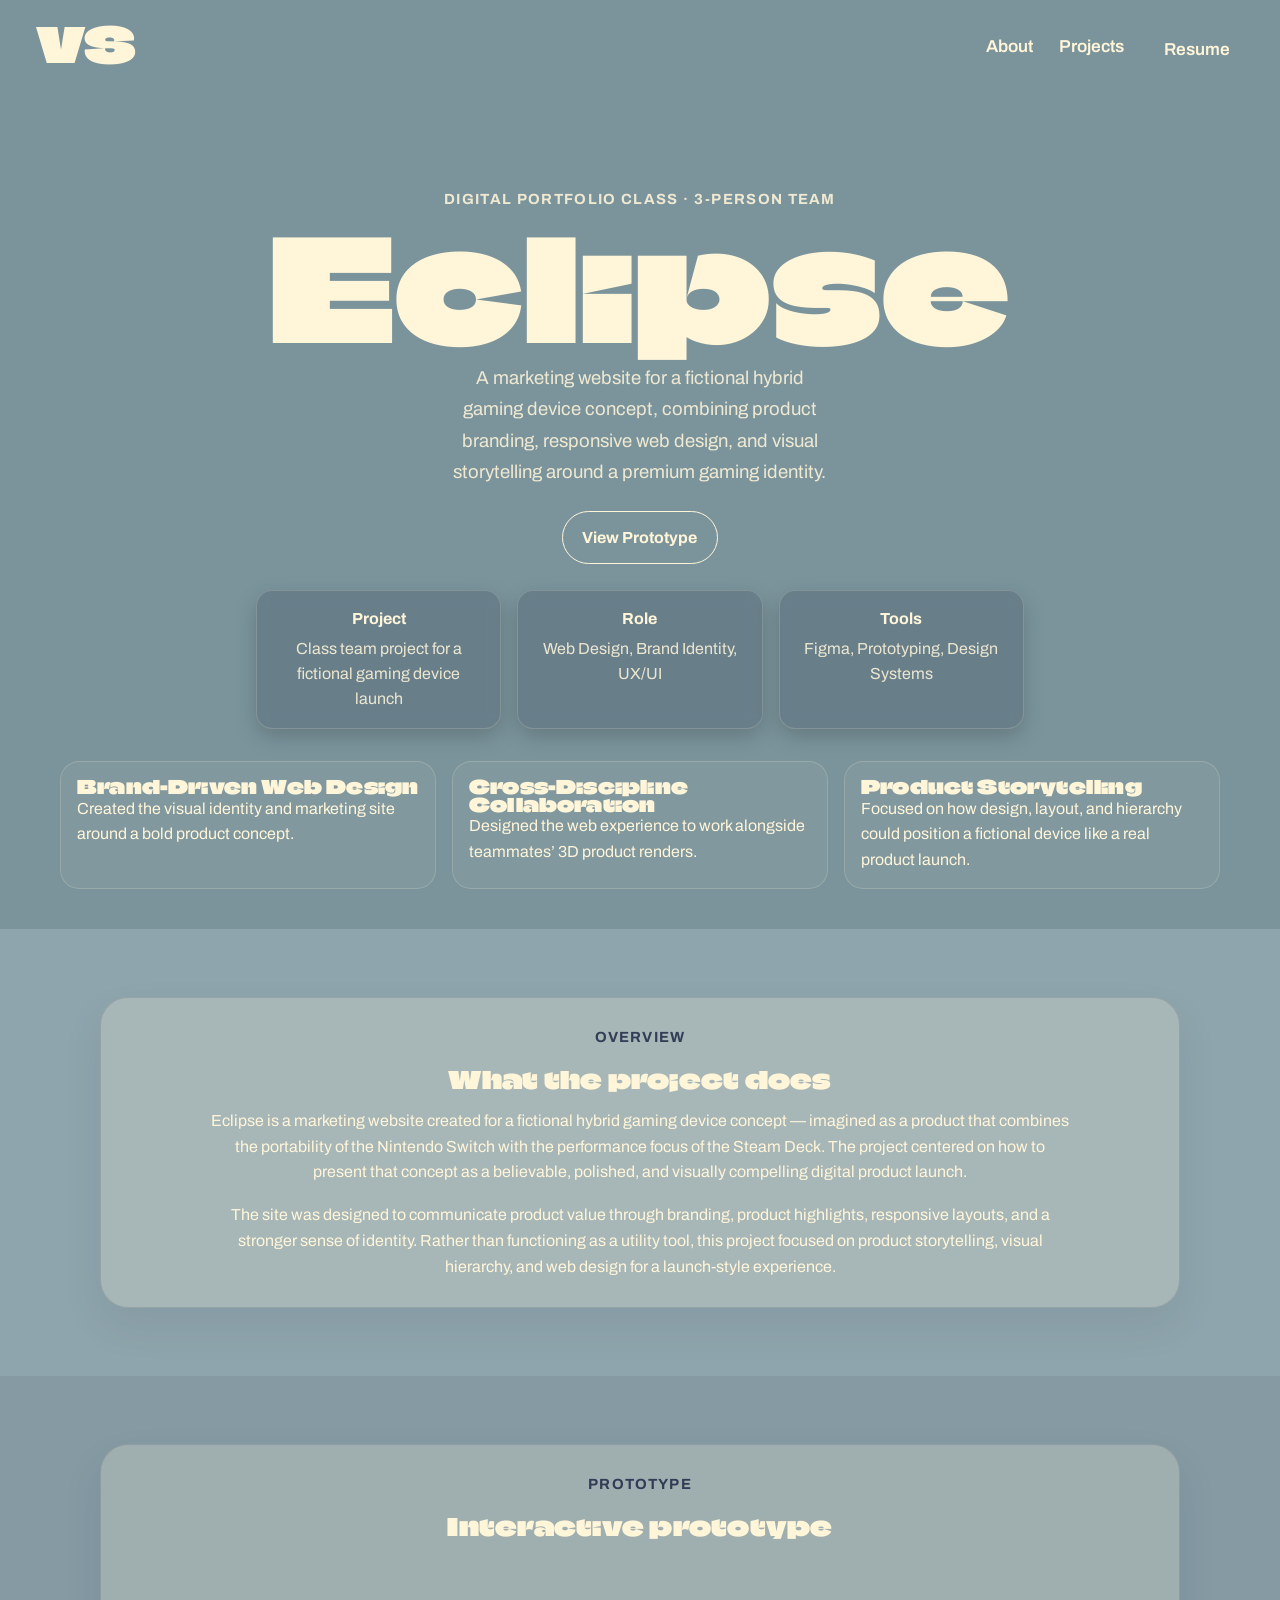
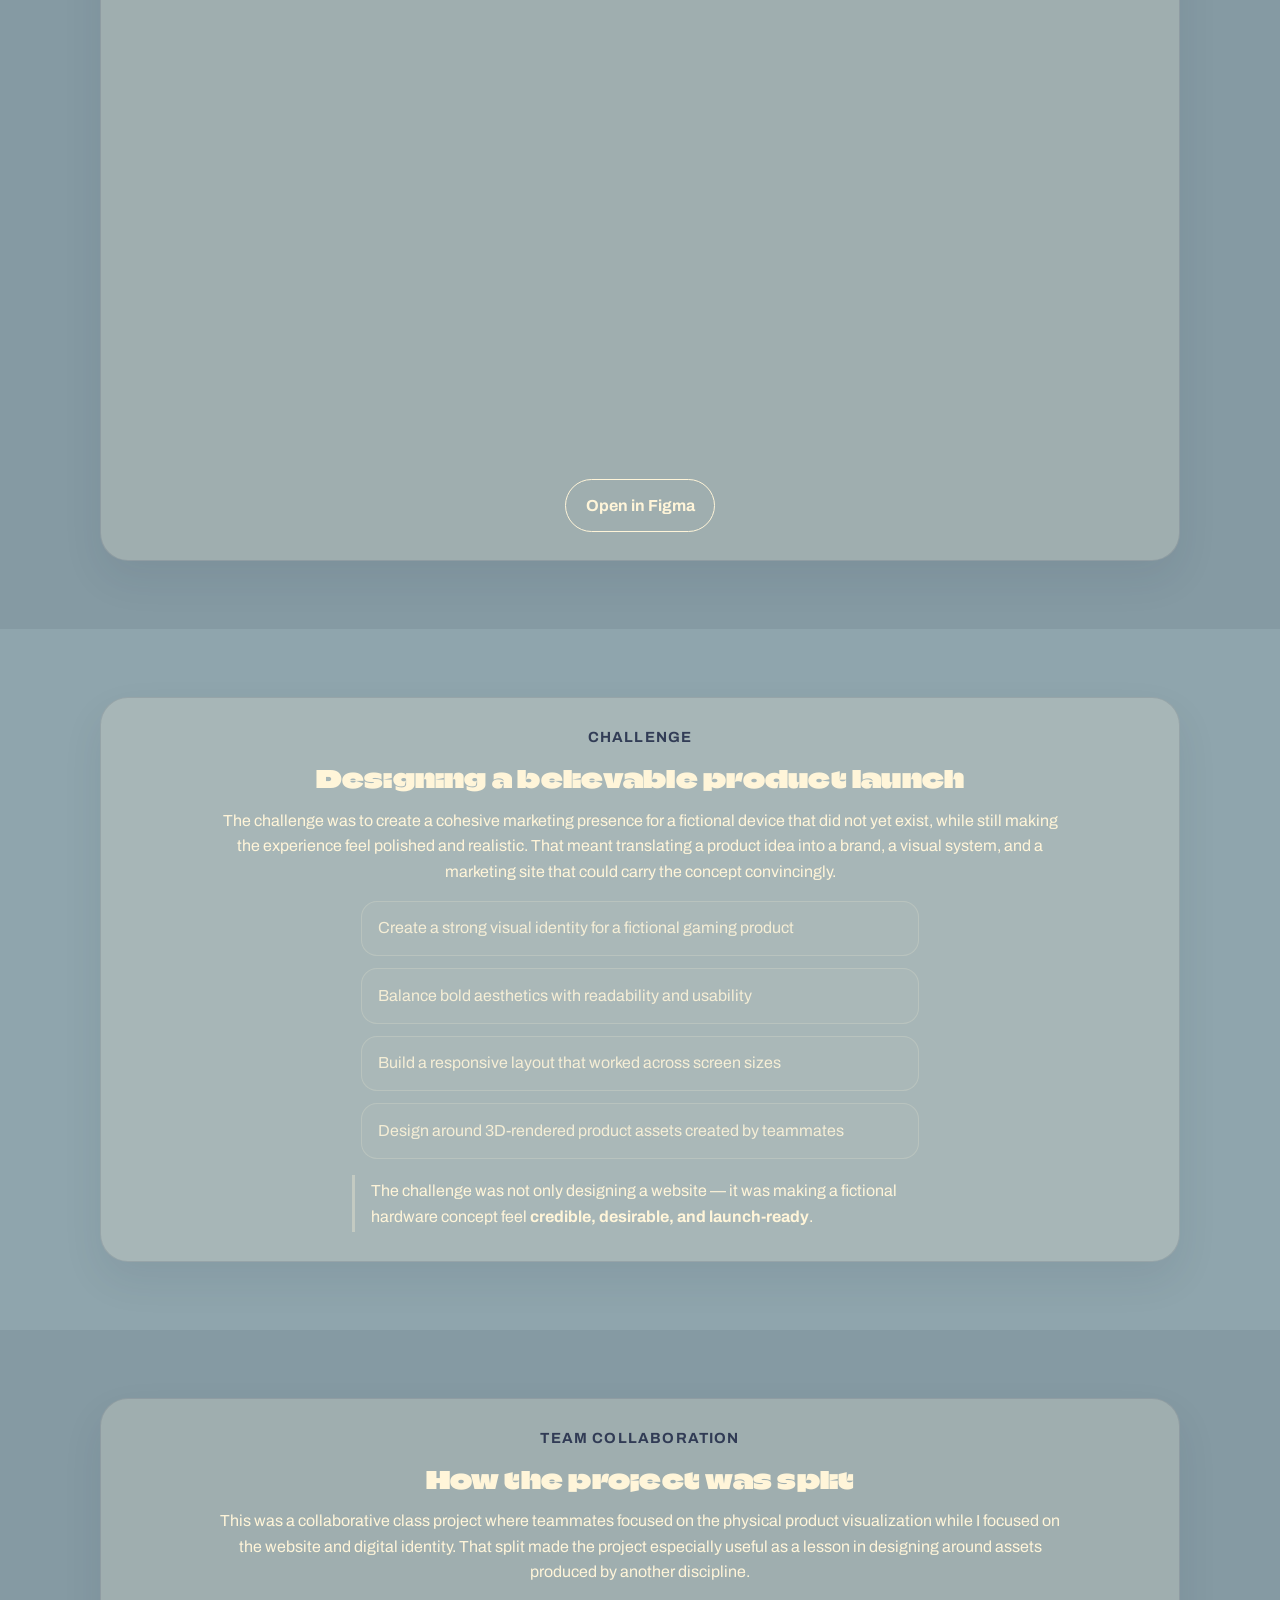
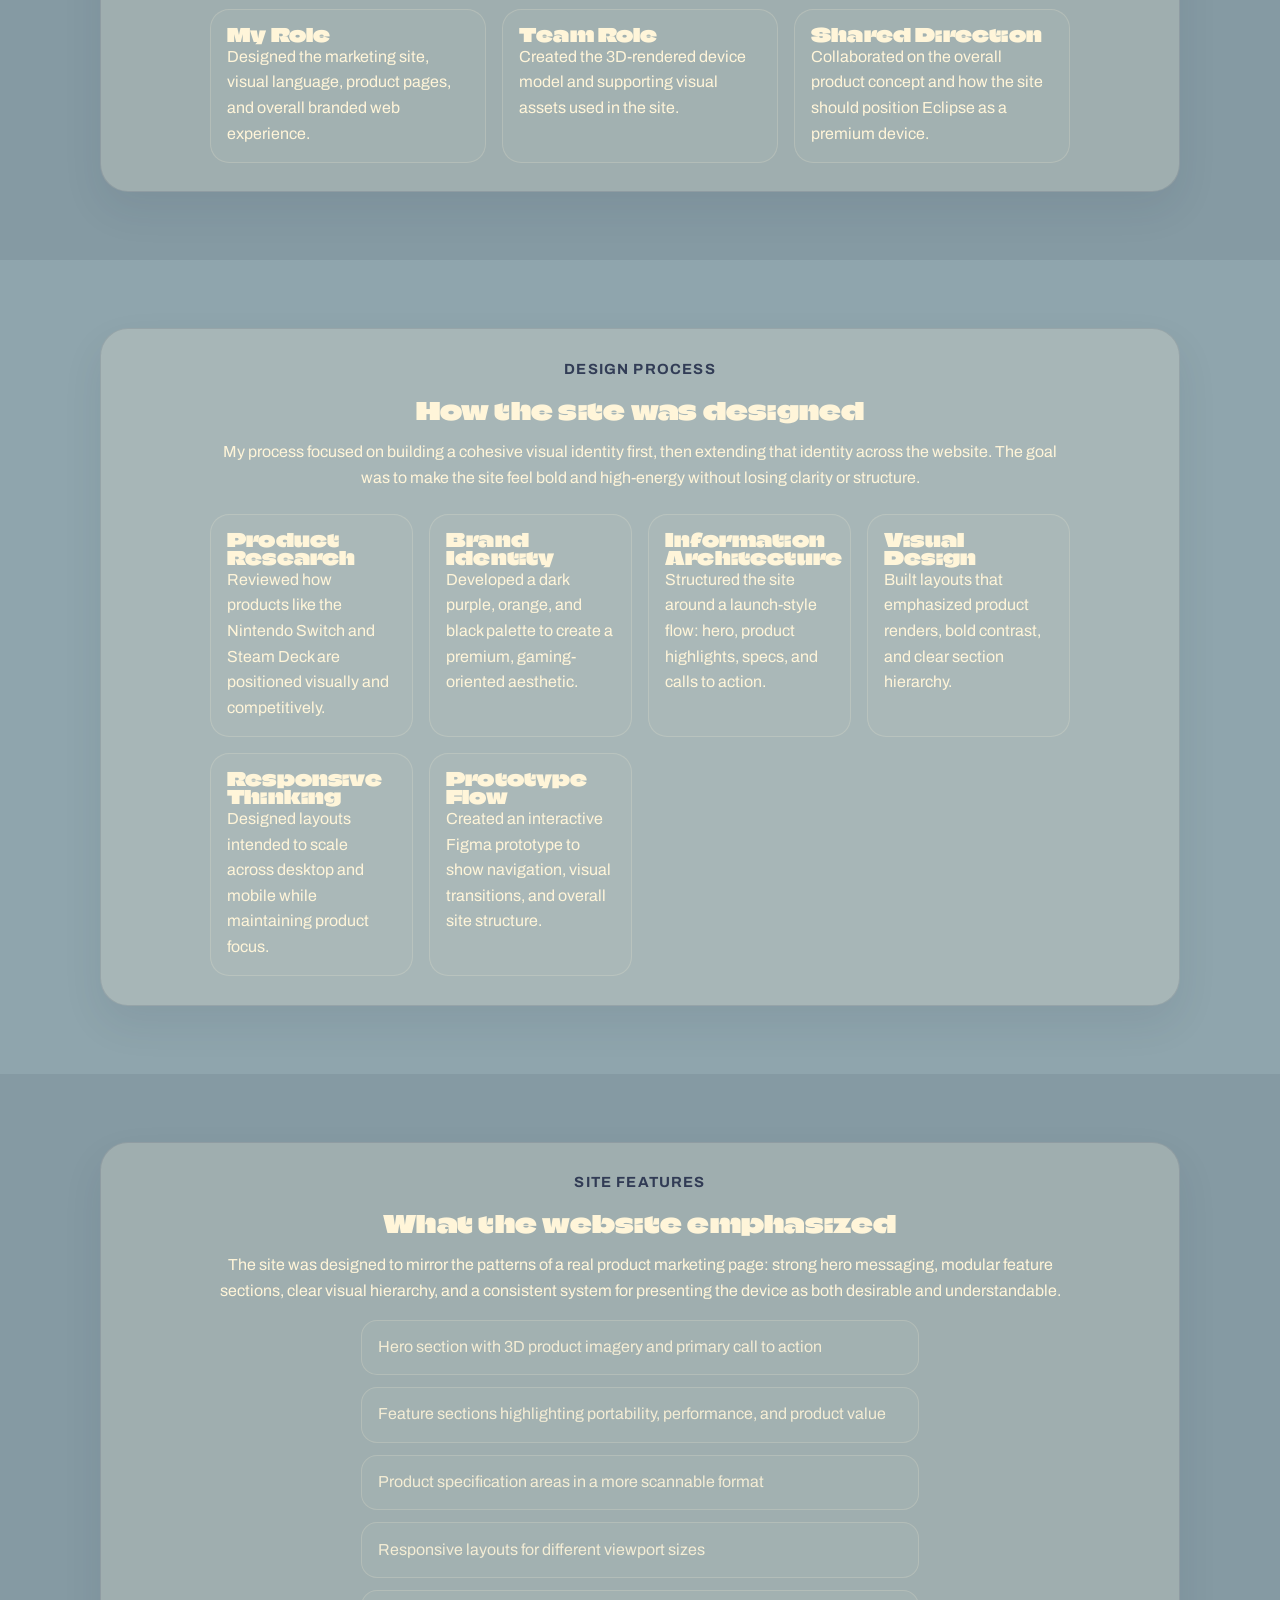
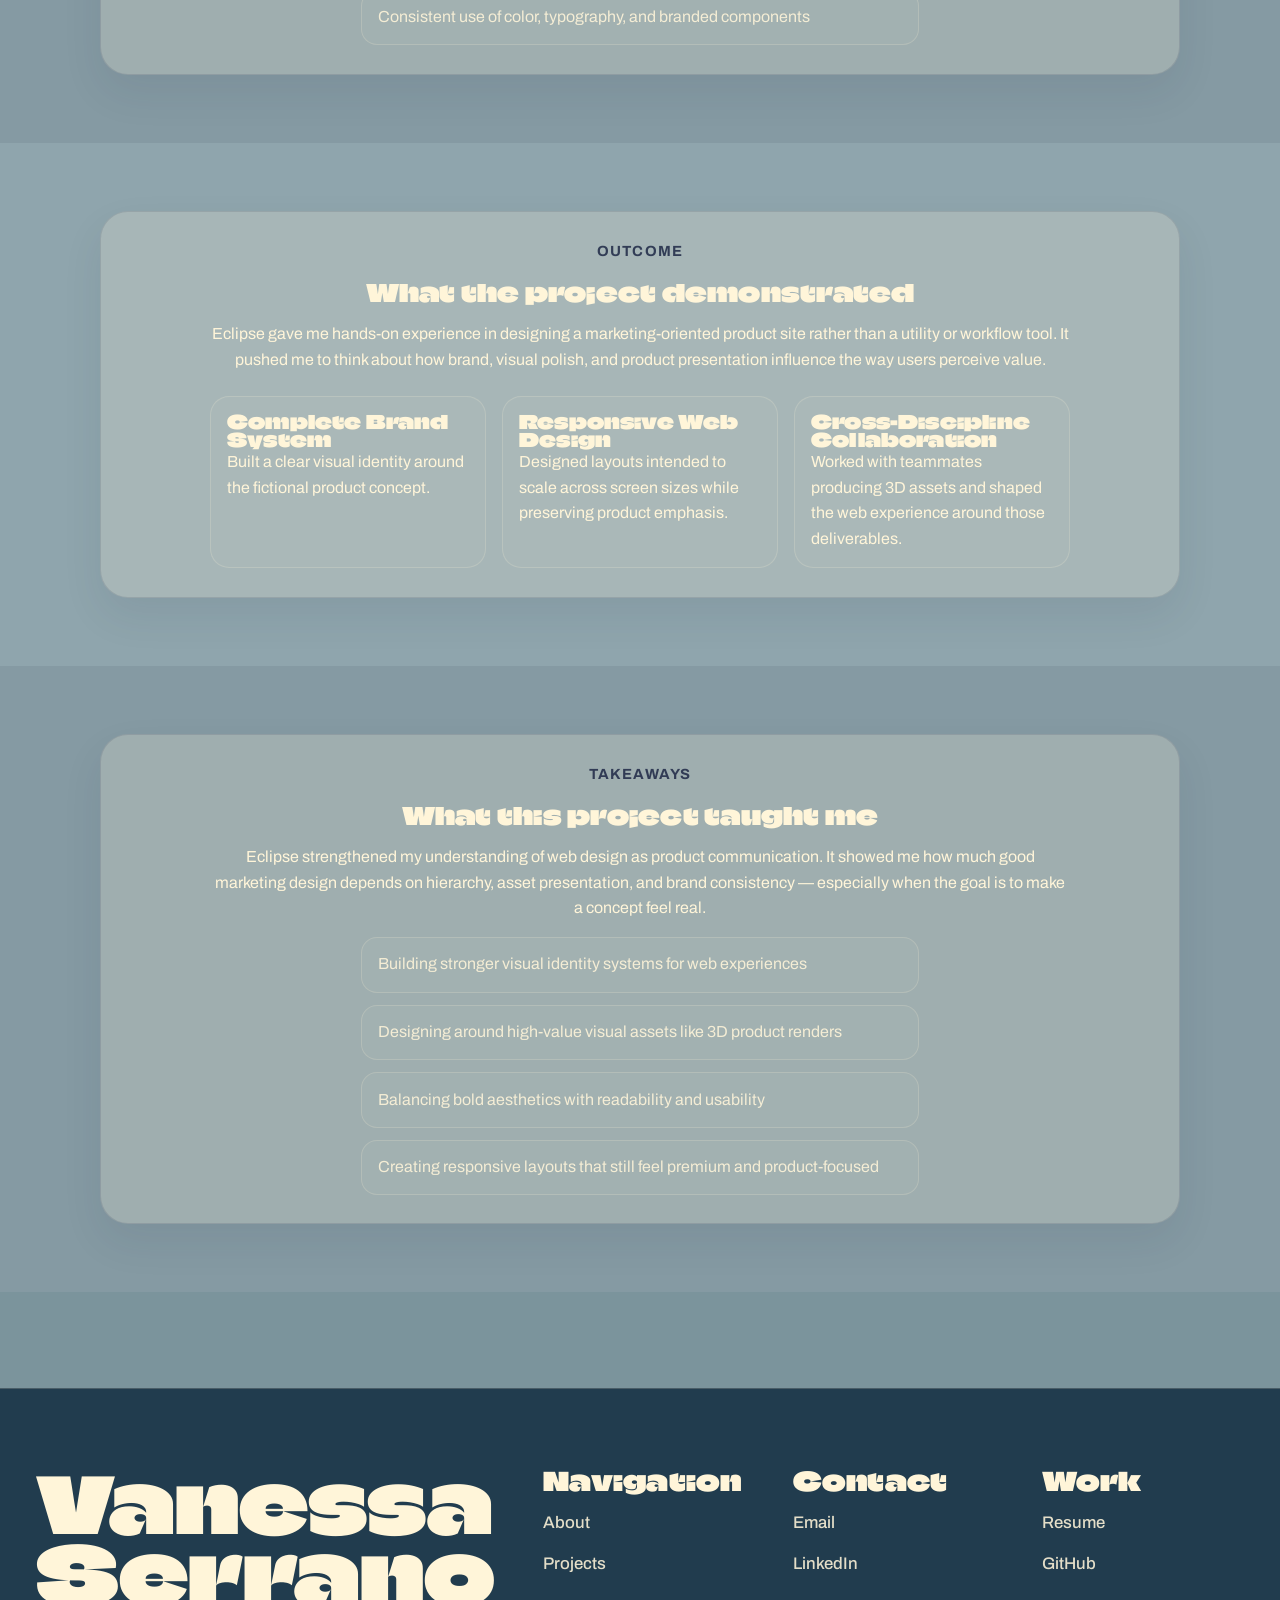
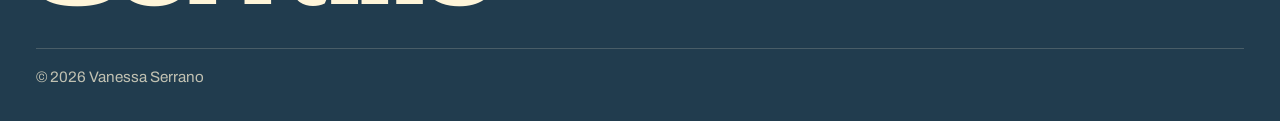
<file: project-eclipse.html>
<!doctype html>
<html lang="en">
<head>
    <meta charset="utf-8" />
    <meta name="viewport" content="width=device-width, initial-scale=1" />
    <title>Eclipse — Vanessa Serrano</title>
    <meta
            name="description"
            content="Eclipse — Gaming Device Marketing Site. A marketing website and brand system for a hybrid gaming device concept developed as a team class project."
    />
    <link rel="stylesheet" href="style.css" />
</head>
<body class="project-page">

<header class="nav" role="banner">
    <div class="nav__inner nav__inner--home">
        <a class="logo logo--home" href="index.html" aria-label="Home">VS</a>

        <nav id="site-nav" class="nav__links nav__links--home" aria-label="Primary">
            <a href="about.html">About</a>
            <a href="projects.html">Projects</a>
            <a
                    href="assets/resume.pdf"
                    target="_blank"
                    rel="noopener"
                    class="nav__resume"
                    aria-label="Download resume"
            >
                Resume
            </a>
        </nav>

        <button
                class="nav__toggle"
                aria-label="Toggle menu"
                aria-controls="site-nav"
                aria-expanded="false"
        >
            Menu
        </button>
    </div>
</header>

<main>
    <section class="project-hero">
        <div class="container">
            <div class="project-hero__layout">
                <div>
                    <p class="project-hero__eyebrow">Digital Portfolio Class &middot; 3-Person Team</p>
                    <h1>Eclipse</h1>
                    <p class="project-hero__lede">
                        A marketing website for a fictional hybrid gaming device concept, combining
                        product branding, responsive web design, and visual storytelling around a premium gaming identity.
                    </p>

                    <div class="project-actions" style="justify-content:center;">
                        <a
                                class="project-site-link"
                                href="https://www.figma.com/proto/nh3SGpjLA9jvVtQEk2TQ62/DIG?node-id=191-110&starting-point-node-id=191%3A178&t=TNzzgEGkvP4iaeXT-1"
                                target="_blank"
                                rel="noopener"
                        >
                            View Prototype
                        </a>
                    </div>
                </div>

                <div class="project-meta">
                    <div class="meta-item">
                        <b>Project</b>
                        Class team project for a fictional gaming device launch
                    </div>
                    <div class="meta-item">
                        <b>Role</b>
                        Web Design, Brand Identity, UX/UI
                    </div>
                    <div class="meta-item">
                        <b>Tools</b>
                        Figma, Prototyping, Design Systems
                    </div>
                </div>
            </div>

            <div class="project-highlight-grid" style="margin-top: 2rem;">
                <div class="project-highlight">
                    <h3>Brand-Driven Web Design</h3>
                    <p>Created the visual identity and marketing site around a bold product concept.</p>
                </div>

                <div class="project-highlight">
                    <h3>Cross-Discipline Collaboration</h3>
                    <p>Designed the web experience to work alongside teammates’ 3D product renders.</p>
                </div>

                <div class="project-highlight">
                    <h3>Product Storytelling</h3>
                    <p>Focused on how design, layout, and hierarchy could position a fictional device like a real product launch.</p>
                </div>
            </div>
        </div>
    </section>

    <section class="project-band project-band--soft">
        <div class="project-wrap">
            <div class="project-shell">
                <div class="project-main">
                    <p class="project-kicker">Overview</p>
                    <h2>What the project does</h2>

                    <p>
                        Eclipse is a marketing website created for a fictional hybrid gaming device concept —
                        imagined as a product that combines the portability of the Nintendo Switch with the performance
                        focus of the Steam Deck. The project centered on how to present that concept as a believable,
                        polished, and visually compelling digital product launch.
                    </p>

                    <p>
                        The site was designed to communicate product value through branding, product highlights,
                        responsive layouts, and a stronger sense of identity. Rather than functioning as a utility tool,
                        this project focused on product storytelling, visual hierarchy, and web design for a launch-style experience.
                    </p>
                </div>
            </div>
        </div>
    </section>
    <section class="project-band project-band--deep">
        <div class="project-wrap">
            <div class="project-shell">
                <div class="project-main">
                    <p class="project-kicker">Prototype</p>
                    <h2>Interactive prototype</h2>

                    <div class="project-image">
                        <iframe
                                src="https://www.figma.com/embed?embed_host=share&url=https%3A%2F%2Fwww.figma.com%2Fproto%2Fnh3SGpjLA9jvVtQEk2TQ62%2FDIG%3Fnode-id%3D191-110%26starting-point-node-id%3D191%253A178%26t%3DTNzzgEGkvP4iaeXT-1"
                                title="Eclipse marketing site prototype"
                                style="width:100%; aspect-ratio:16/9; border:0; display:block;"
                                allowfullscreen
                                loading="lazy"
                        ></iframe>
                    </div>

                    <div class="project-actions" style="justify-content:center;">
                        <a
                                class="project-site-link"
                                href="https://www.figma.com/proto/nh3SGpjLA9jvVtQEk2TQ62/DIG?node-id=191-110&starting-point-node-id=191%3A178&t=TNzzgEGkvP4iaeXT-1"
                                target="_blank"
                                rel="noopener"
                        >
                            Open in Figma
                        </a>
                    </div>
                </div>
            </div>
        </div>
    </section>

    <section class="project-band project-band--soft">
        <div class="project-wrap">
            <div class="project-shell">
                <div class="project-main">
                    <p class="project-kicker">Challenge</p>
                    <h2>Designing a believable product launch</h2>

                    <p>
                        The challenge was to create a cohesive marketing presence for a fictional device that did not yet exist,
                        while still making the experience feel polished and realistic. That meant translating a product idea into a
                        brand, a visual system, and a marketing site that could carry the concept convincingly.
                    </p>

                    <ul class="project-bullets">
                        <li>Create a strong visual identity for a fictional gaming product</li>
                        <li>Balance bold aesthetics with readability and usability</li>
                        <li>Build a responsive layout that worked across screen sizes</li>
                        <li>Design around 3D-rendered product assets created by teammates</li>
                    </ul>

                    <div class="project-callout">
                        <p>
                            The challenge was not only designing a website — it was making a fictional hardware concept
                            feel <strong>credible, desirable, and launch-ready</strong>.
                        </p>
                    </div>
                </div>
            </div>
        </div>
    </section>

    <section class="project-band project-band--deep">
        <div class="project-wrap">
            <div class="project-shell">
                <div class="project-main">
                    <p class="project-kicker">Team Collaboration</p>
                    <h2>How the project was split</h2>

                    <p>
                        This was a collaborative class project where teammates focused on the physical product visualization
                        while I focused on the website and digital identity. That split made the project especially useful as a lesson
                        in designing around assets produced by another discipline.
                    </p>

                    <div class="project-highlight-grid">
                        <div class="project-highlight">
                            <h3>My Role</h3>
                            <p>Designed the marketing site, visual language, product pages, and overall branded web experience.</p>
                        </div>

                        <div class="project-highlight">
                            <h3>Team Role</h3>
                            <p>Created the 3D-rendered device model and supporting visual assets used in the site.</p>
                        </div>

                        <div class="project-highlight">
                            <h3>Shared Direction</h3>
                            <p>Collaborated on the overall product concept and how the site should position Eclipse as a premium device.</p>
                        </div>
                    </div>
                </div>
            </div>
        </div>
    </section>

    <section class="project-band project-band--soft">
        <div class="project-wrap">
            <div class="project-shell">
                <div class="project-main">
                    <p class="project-kicker">Design Process</p>
                    <h2>How the site was designed</h2>

                    <p>
                        My process focused on building a cohesive visual identity first, then extending that identity across the website.
                        The goal was to make the site feel bold and high-energy without losing clarity or structure.
                    </p>

                    <div class="project-highlight-grid">
                        <div class="project-highlight">
                            <h3>Product Research</h3>
                            <p>Reviewed how products like the Nintendo Switch and Steam Deck are positioned visually and competitively.</p>
                        </div>

                        <div class="project-highlight">
                            <h3>Brand Identity</h3>
                            <p>Developed a dark purple, orange, and black palette to create a premium, gaming-oriented aesthetic.</p>
                        </div>

                        <div class="project-highlight">
                            <h3>Information Architecture</h3>
                            <p>Structured the site around a launch-style flow: hero, product highlights, specs, and calls to action.</p>
                        </div>

                        <div class="project-highlight">
                            <h3>Visual Design</h3>
                            <p>Built layouts that emphasized product renders, bold contrast, and clear section hierarchy.</p>
                        </div>

                        <div class="project-highlight">
                            <h3>Responsive Thinking</h3>
                            <p>Designed layouts intended to scale across desktop and mobile while maintaining product focus.</p>
                        </div>

                        <div class="project-highlight">
                            <h3>Prototype Flow</h3>
                            <p>Created an interactive Figma prototype to show navigation, visual transitions, and overall site structure.</p>
                        </div>
                    </div>
                </div>
            </div>
        </div>
    </section>


    <section class="project-band project-band--deep">
        <div class="project-wrap">
            <div class="project-shell">
                <div class="project-main">
                    <p class="project-kicker">Site Features</p>
                    <h2>What the website emphasized</h2>

                    <p>
                        The site was designed to mirror the patterns of a real product marketing page:
                        strong hero messaging, modular feature sections, clear visual hierarchy, and a consistent system
                        for presenting the device as both desirable and understandable.
                    </p>

                    <ul class="project-bullets">
                        <li>Hero section with 3D product imagery and primary call to action</li>
                        <li>Feature sections highlighting portability, performance, and product value</li>
                        <li>Product specification areas in a more scannable format</li>
                        <li>Responsive layouts for different viewport sizes</li>
                        <li>Consistent use of color, typography, and branded components</li>
                    </ul>
                </div>
            </div>
        </div>
    </section>

    <section class="project-band project-band--soft">
        <div class="project-wrap">
            <div class="project-shell">
                <div class="project-main">
                    <p class="project-kicker">Outcome</p>
                    <h2>What the project demonstrated</h2>

                    <p>
                        Eclipse gave me hands-on experience in designing a marketing-oriented product site rather than a utility or workflow tool.
                        It pushed me to think about how brand, visual polish, and product presentation influence the way users perceive value.
                    </p>

                    <div class="project-highlight-grid">
                        <div class="project-highlight">
                            <h3>Complete Brand System</h3>
                            <p>Built a clear visual identity around the fictional product concept.</p>
                        </div>

                        <div class="project-highlight">
                            <h3>Responsive Web Design</h3>
                            <p>Designed layouts intended to scale across screen sizes while preserving product emphasis.</p>
                        </div>

                        <div class="project-highlight">
                            <h3>Cross-Discipline Collaboration</h3>
                            <p>Worked with teammates producing 3D assets and shaped the web experience around those deliverables.</p>
                        </div>
                    </div>
                </div>
            </div>
        </div>
    </section>

    <section class="project-band project-band--deep">
        <div class="project-wrap">
            <div class="project-shell">
                <div class="project-main">
                    <p class="project-kicker">Takeaways</p>
                    <h2>What this project taught me</h2>

                    <p>
                        Eclipse strengthened my understanding of web design as product communication.
                        It showed me how much good marketing design depends on hierarchy, asset presentation, and brand consistency —
                        especially when the goal is to make a concept feel real.
                    </p>

                    <ul class="project-bullets">
                        <li>Building stronger visual identity systems for web experiences</li>
                        <li>Designing around high-value visual assets like 3D product renders</li>
                        <li>Balancing bold aesthetics with readability and usability</li>
                        <li>Creating responsive layouts that still feel premium and product-focused</li>
                    </ul>
                </div>
            </div>
        </div>
    </section>
</main>

<footer class="footer" role="contentinfo">
    <div class="cols">
        <div class="footer-brand">
            <div class="footer-brand__name">Vanessa Serrano</div>
        </div>

        <div>
            <h3>Navigation</h3>
            <a href="about.html">About</a>
            <a href="projects.html">Projects</a>
        </div>

        <div>
            <h3>Contact</h3>
            <a href="mailto:vanessannserrano@gmail.com">Email</a>
            <a href="https://www.linkedin.com/in/vanessa-n-serrano" target="_blank" rel="noopener">LinkedIn</a>
        </div>

        <div>
            <h3>Work</h3>
            <a href="assets/resume.pdf" target="_blank" rel="noopener">Resume</a>
            <a href="https://github.com/vanessanserrano" target="_blank" rel="noopener">GitHub</a>
        </div>
    </div>

    <p class="copyright">© <span id="year"></span> Vanessa Serrano</p>
</footer>

<script>
    const year = document.getElementById("year");
    if (year) year.textContent = new Date().getFullYear();

    const toggle = document.querySelector(".nav__toggle");
    const nav = document.getElementById("site-nav");

    if (toggle && nav) {
        toggle.addEventListener("click", () => {
            const expanded = toggle.getAttribute("aria-expanded") === "true";
            toggle.setAttribute("aria-expanded", String(!expanded));
            nav.classList.toggle("is-open");
        });
    }
</script>
</body>
</html>
</file>
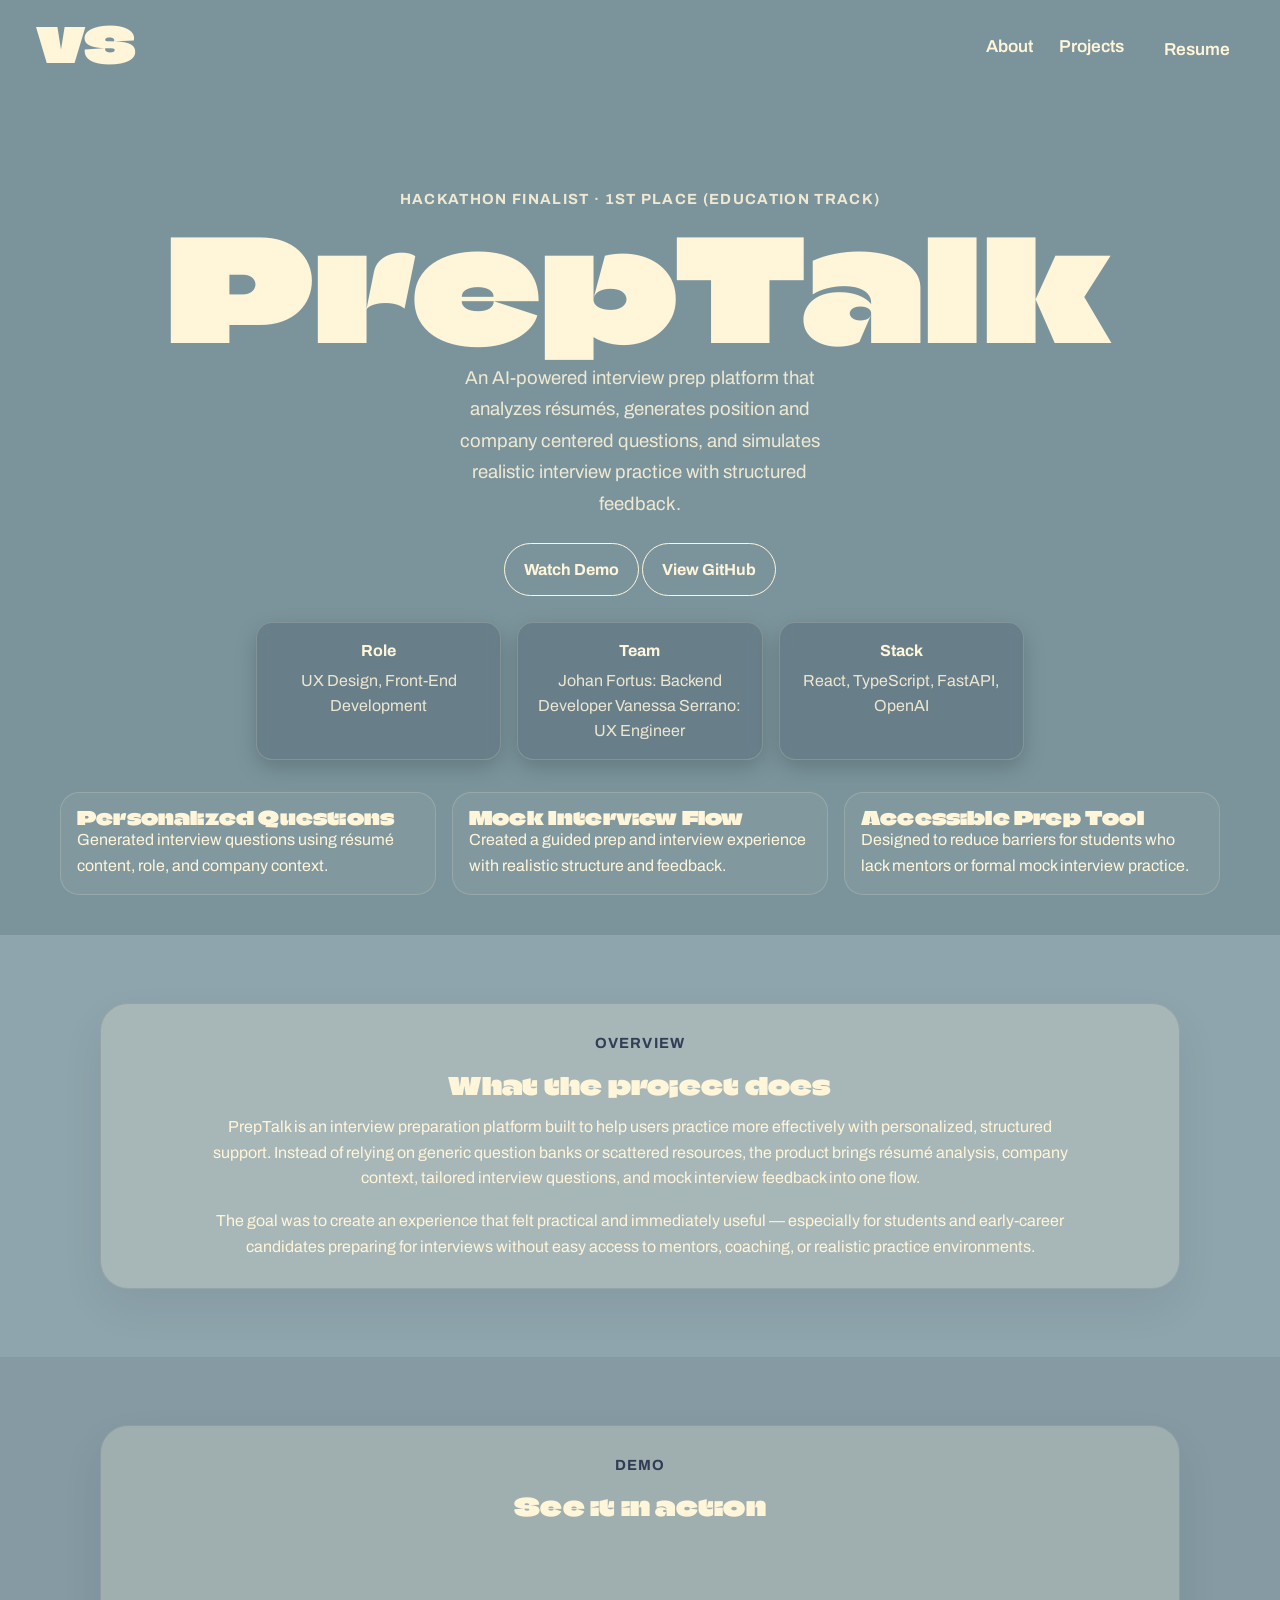
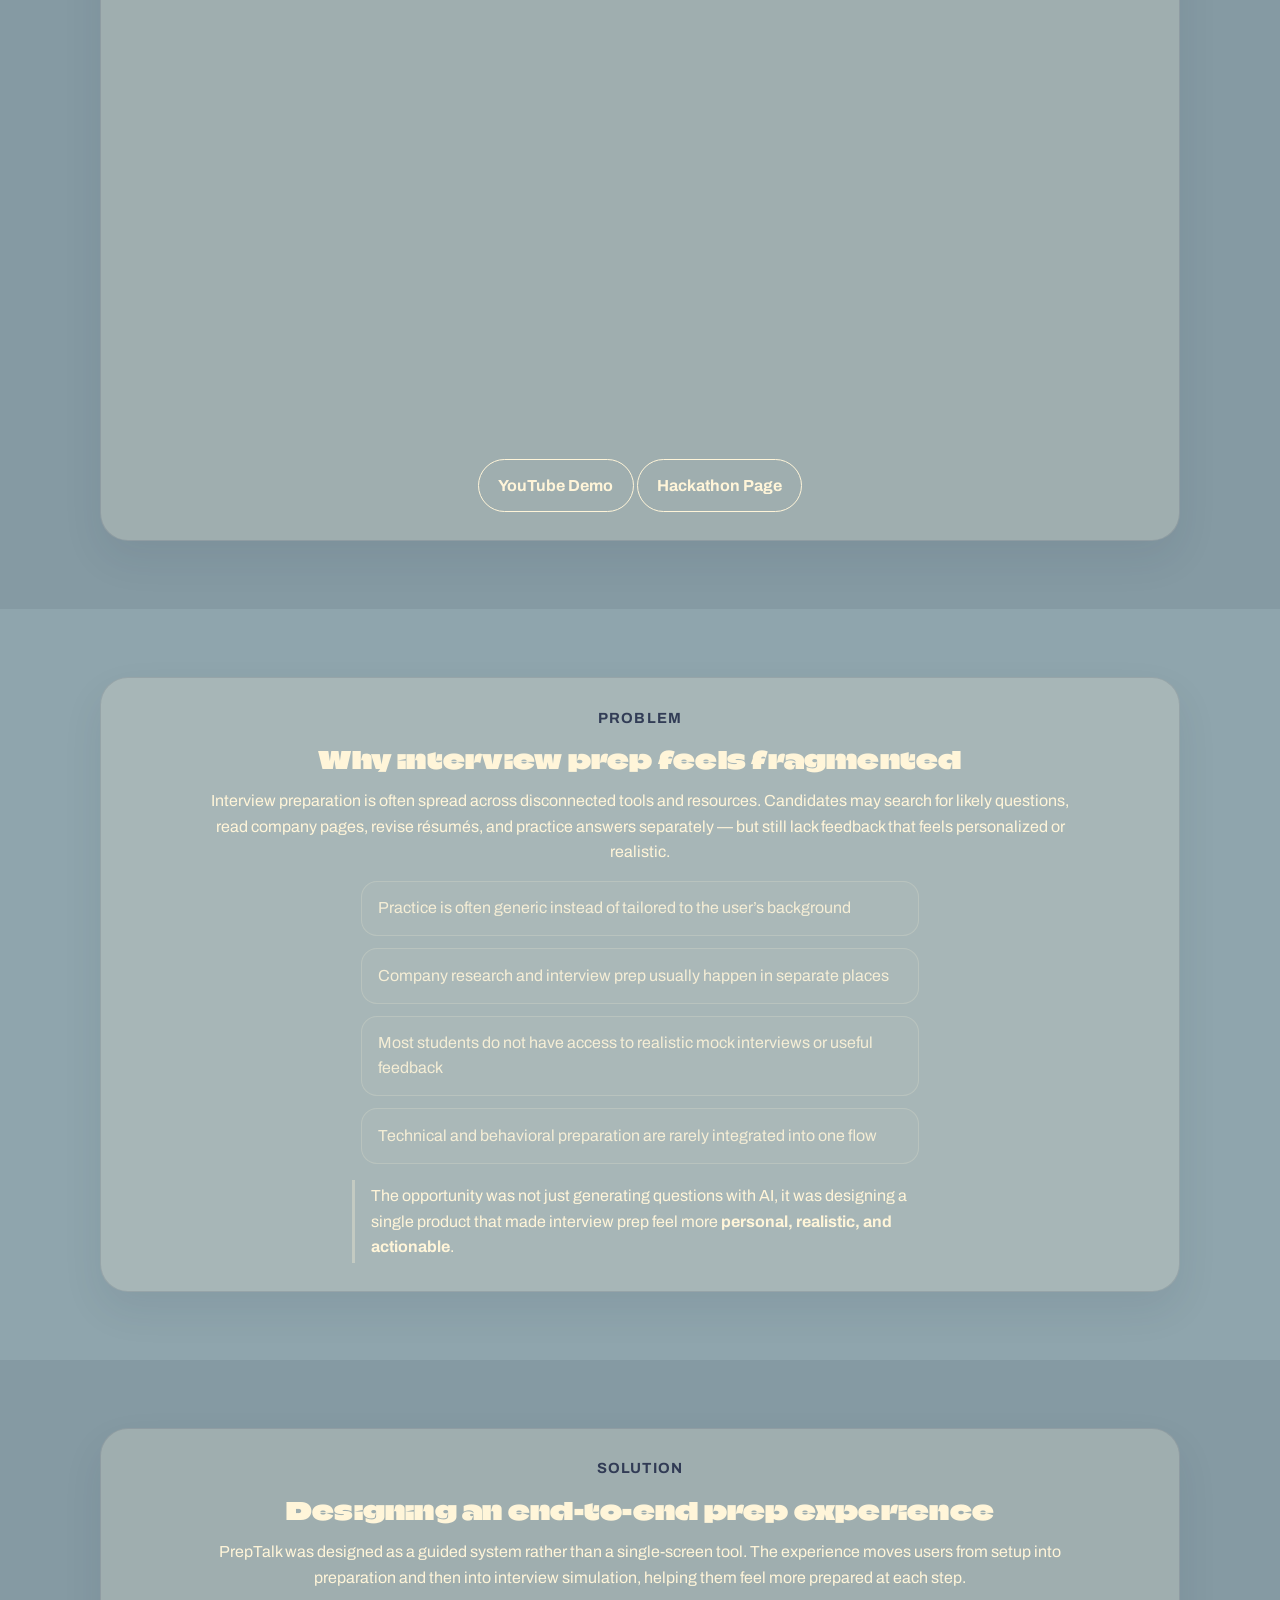
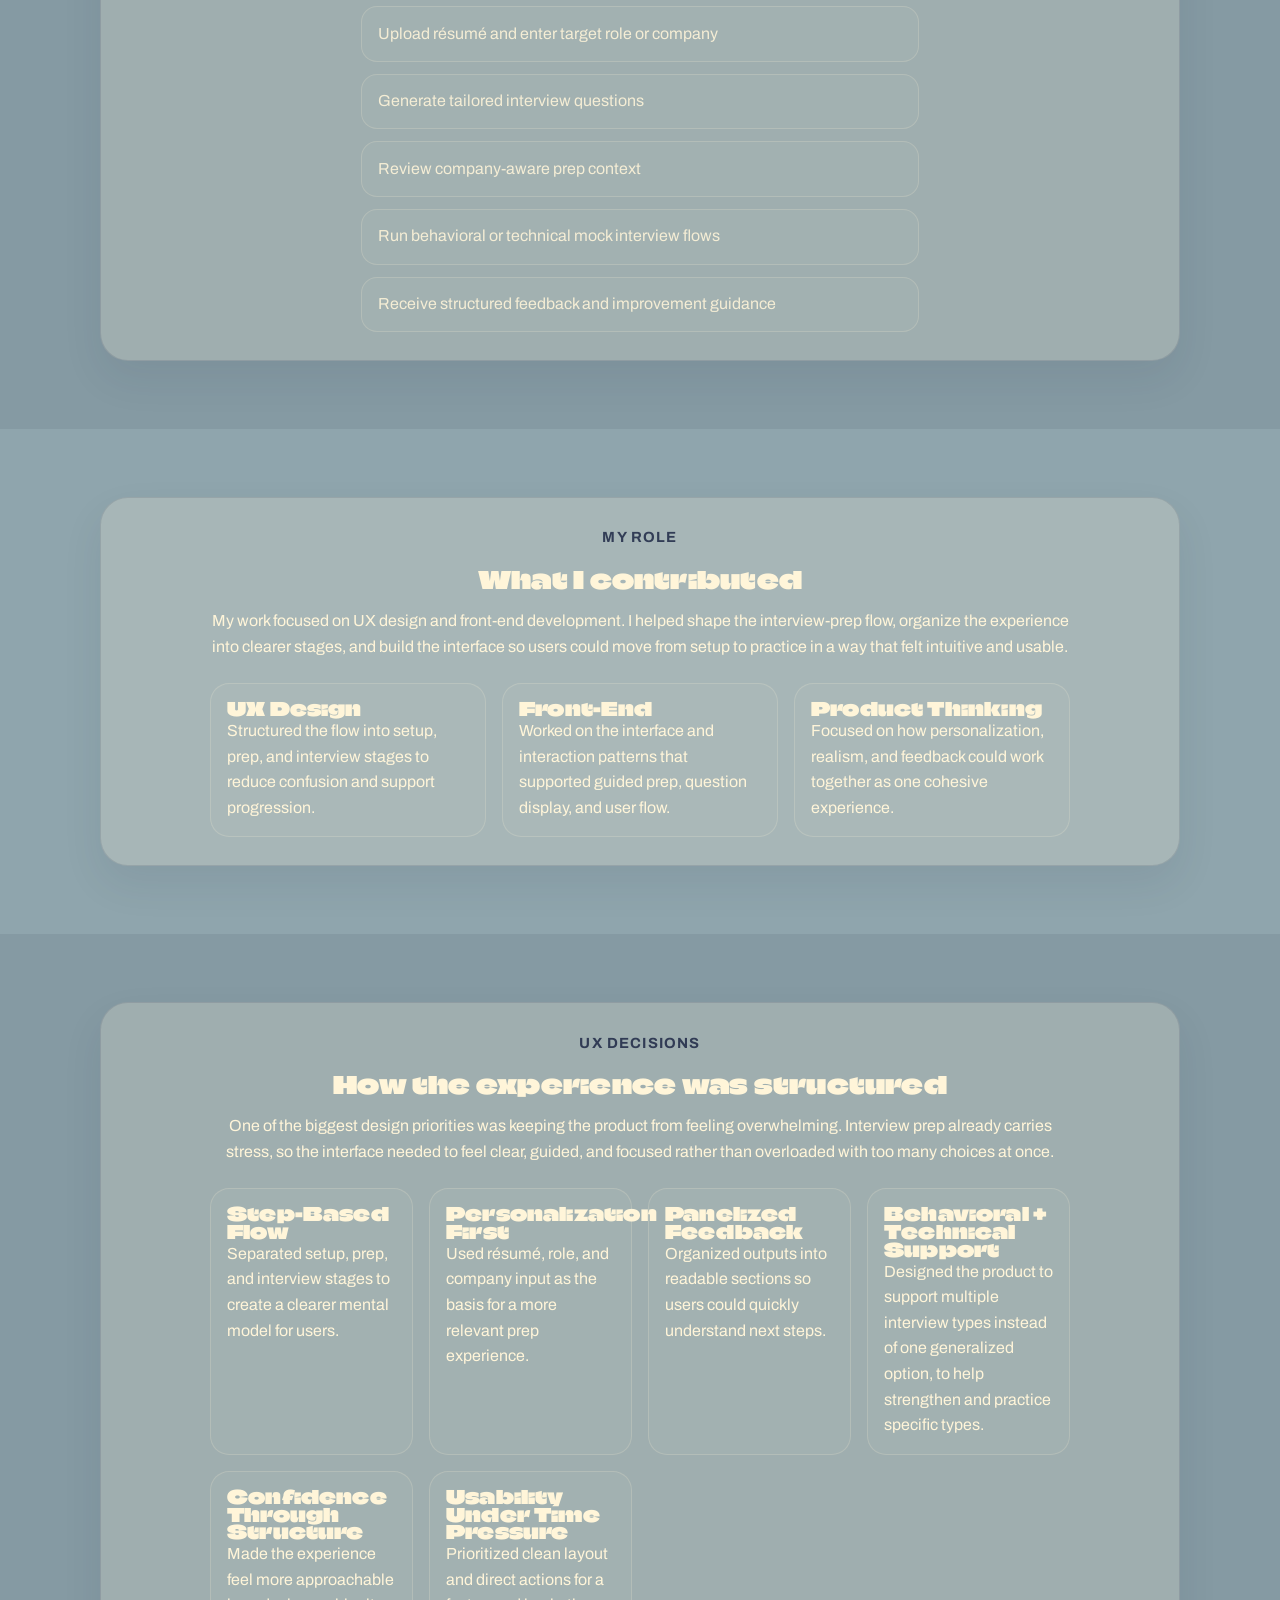
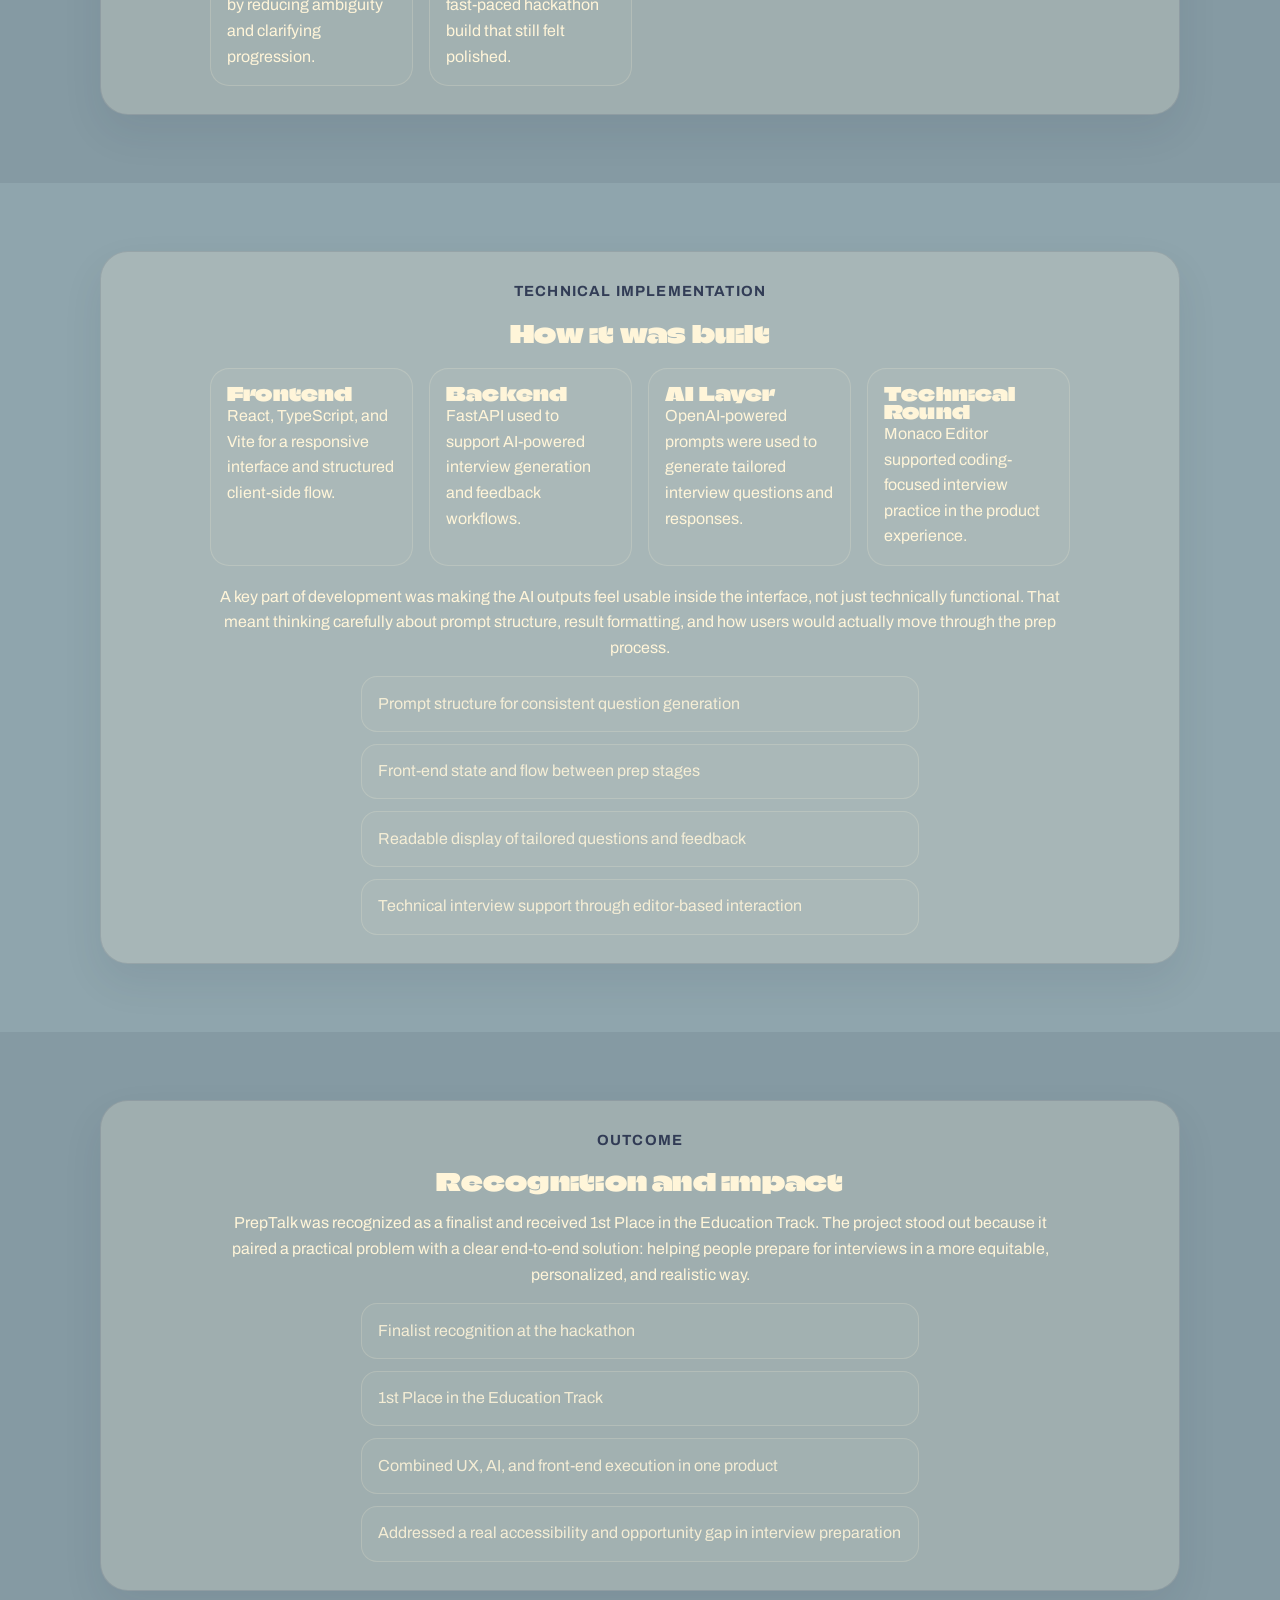
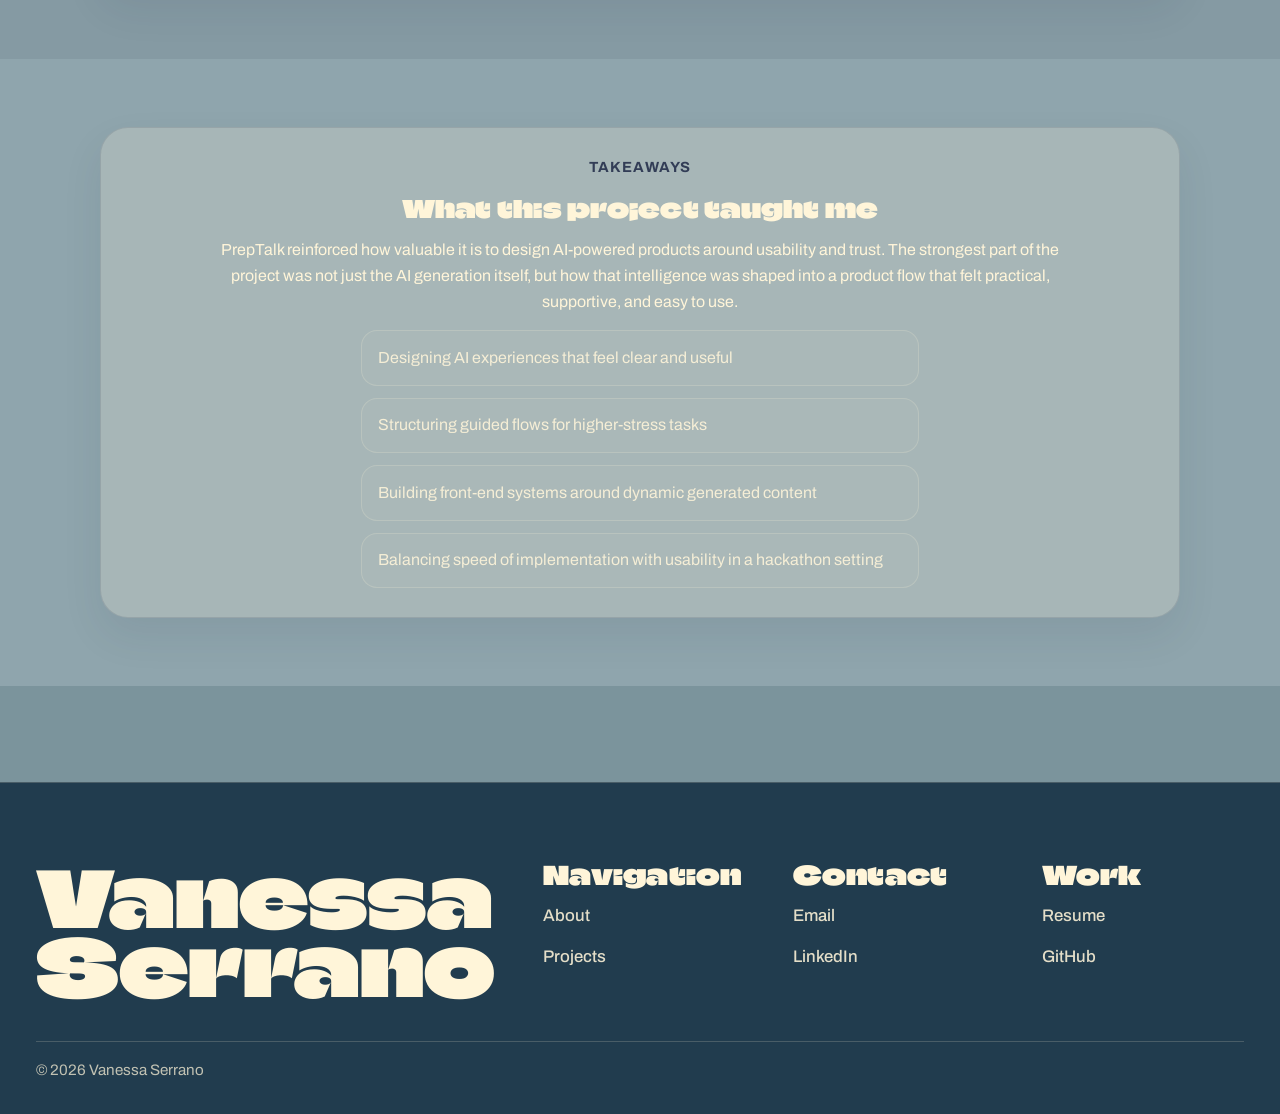
<file: project-preptalk.html>
<!doctype html>
<html lang="en">
<head>
    <meta charset="utf-8" />
    <meta name="viewport" content="width=device-width, initial-scale=1" />
    <title>PrepTalk — Vanessa Serrano</title>
    <meta
            name="description"
            content="PrepTalk — AI Interviewer. Finalist and 1st Place (Education Track). Full-stack platform for personalized interview prep, company-aware questions, and structured AI feedback."
    />
    <link rel="stylesheet" href="style.css" />
</head>
<body class="project-page">

<header class="nav" role="banner">
    <div class="nav__inner nav__inner--home">
        <a class="logo logo--home" href="index.html" aria-label="Home">VS</a>

        <nav id="site-nav" class="nav__links nav__links--home" aria-label="Primary">
            <a href="about.html">About</a>
            <a href="projects.html">Projects</a>
            <a
                    href="assets/resume.pdf"
                    target="_blank"
                    rel="noopener"
                    class="nav__resume"
                    aria-label="Download resume"
            >
                Resume
            </a>
        </nav>

        <button
                class="nav__toggle"
                aria-label="Toggle menu"
                aria-controls="site-nav"
                aria-expanded="false"
        >
            Menu
        </button>
    </div>
</header>

<main>
    <section class="project-hero">
        <div class="container">
            <div class="project-hero__layout">
                <div>
                    <p class="project-hero__eyebrow">Hackathon Finalist &middot; 1st Place (Education Track)</p>
                    <h1>PrepTalk</h1>
                    <p class="project-hero__lede">
                        An AI-powered interview prep platform that analyzes résumés, generates position
                        and company centered questions, and simulates realistic interview practice with structured feedback.
                    </p>

                    <div class="project-actions" style="justify-content:center;">
                        <a
                                class="project-site-link"
                                href="https://youtu.be/1btN20MOyxc?si=06a5C1haO9EErw_T"
                                target="_blank"
                                rel="noopener"
                        >
                            Watch Demo
                        </a>
                        <a
                                class="project-site-link"
                                href="https://github.com/johanfortus/AI-Interviewer"
                                target="_blank"
                                rel="noopener"
                        >
                            View GitHub
                        </a>
                    </div>
                </div>

                <div class="project-meta">
                    <div class="meta-item">
                        <b>Role</b>
                        UX Design, Front-End Development
                    </div>
                    <div class="meta-item">
                        <b>Team</b>
                        Johan Fortus: Backend Developer
                        Vanessa Serrano: UX Engineer
                    </div>
                    <div class="meta-item">
                        <b>Stack</b>
                        React, TypeScript, FastAPI, OpenAI
                    </div>
                </div>
            </div>

            <div class="project-highlight-grid" style="margin-top: 2rem;">
                <div class="project-highlight">
                    <h3>Personalized Questions</h3>
                    <p>Generated interview questions using résumé content, role, and company context.</p>
                </div>

                <div class="project-highlight">
                    <h3>Mock Interview Flow</h3>
                    <p>Created a guided prep and interview experience with realistic structure and feedback.</p>
                </div>

                <div class="project-highlight">
                    <h3>Accessible Prep Tool</h3>
                    <p>Designed to reduce barriers for students who lack mentors or formal mock interview practice.</p>
                </div>
            </div>
        </div>
    </section>



    <section class="project-band project-band--soft">
        <div class="project-wrap">
            <div class="project-shell">
                <div class="project-main">
                    <p class="project-kicker">Overview</p>
                    <h2>What the project does</h2>

                    <p>
                        PrepTalk is an interview preparation platform built to help users practice more effectively
                        with personalized, structured support. Instead of relying on generic question banks or scattered resources,
                        the product brings résumé analysis, company context, tailored interview questions, and mock interview feedback into one flow.
                    </p>

                    <p>
                        The goal was to create an experience that felt practical and immediately useful — especially for students
                        and early-career candidates preparing for interviews without easy access to mentors, coaching, or realistic practice environments.
                    </p>
                </div>
            </div>
        </div>
    </section>

    <section class="project-band project-band--deep">
        <div class="project-wrap">
            <div class="project-shell">
                <div class="project-main">
                    <p class="project-kicker">Demo</p>
                    <h2>See it in action</h2>

                    <div class="project-image">
                        <iframe
                                src="https://www.youtube.com/embed/1btN20MOyxc"
                                title="PrepTalk — AI Interviewer demo"
                                style="width:100%; aspect-ratio:16/9; border:0; display:block;"
                                allow="accelerometer; autoplay; encrypted-media; gyroscope; picture-in-picture; web-share"
                                allowfullscreen
                        ></iframe>
                    </div>

                    <div class="project-actions" style="justify-content:center;">
                        <a class="project-site-link" href="https://youtu.be/1btN20MOyxc?si=06a5C1haO9EErw_T" target="_blank" rel="noopener">YouTube Demo</a>
                        <a class="project-site-link" href="https://www.hackathonparty.com/hackathons/26/projects/375" target="_blank" rel="noopener">Hackathon Page</a>
                    </div>
                </div>
            </div>
        </div>
    </section>

    <section class="project-band project-band--soft">
        <div class="project-wrap">
            <div class="project-shell">
                <div class="project-main">
                    <p class="project-kicker">Problem</p>
                    <h2>Why interview prep feels fragmented</h2>

                    <p>
                        Interview preparation is often spread across disconnected tools and resources. Candidates may search for likely questions,
                        read company pages, revise résumés, and practice answers separately — but still lack feedback that feels personalized or realistic.
                    </p>

                    <ul class="project-bullets">
                        <li>Practice is often generic instead of tailored to the user’s background</li>
                        <li>Company research and interview prep usually happen in separate places</li>
                        <li>Most students do not have access to realistic mock interviews or useful feedback</li>
                        <li>Technical and behavioral preparation are rarely integrated into one flow</li>
                    </ul>

                    <div class="project-callout">
                        <p>
                            The opportunity was not just generating questions with AI, it was designing a single product
                            that made interview prep feel more <strong>personal, realistic, and actionable</strong>.
                        </p>
                    </div>
                </div>
            </div>
        </div>
    </section>

    <section class="project-band project-band--deep">
        <div class="project-wrap">
            <div class="project-shell">
                <div class="project-main">
                    <p class="project-kicker">Solution</p>
                    <h2>Designing an end-to-end prep experience</h2>

                    <p>
                        PrepTalk was designed as a guided system rather than a single-screen tool. The experience moves users
                        from setup into preparation and then into interview simulation, helping them feel more prepared at each step.
                    </p>

                    <ul class="project-bullets">
                        <li>Upload résumé and enter target role or company</li>
                        <li>Generate tailored interview questions</li>
                        <li>Review company-aware prep context</li>
                        <li>Run behavioral or technical mock interview flows</li>
                        <li>Receive structured feedback and improvement guidance</li>
                    </ul>
                </div>
            </div>
        </div>
    </section>

    <section class="project-band project-band--soft">
        <div class="project-wrap">
            <div class="project-shell">
                <div class="project-main">
                    <p class="project-kicker">My Role</p>
                    <h2>What I contributed</h2>

                    <p>
                        My work focused on UX design and front-end development. I helped shape the interview-prep flow,
                        organize the experience into clearer stages, and build the interface so users could move from setup
                        to practice in a way that felt intuitive and usable.
                    </p>

                    <div class="project-highlight-grid">
                        <div class="project-highlight">
                            <h3>UX Design</h3>
                            <p>Structured the flow into setup, prep, and interview stages to reduce confusion and support progression.</p>
                        </div>

                        <div class="project-highlight">
                            <h3>Front-End</h3>
                            <p>Worked on the interface and interaction patterns that supported guided prep, question display, and user flow.</p>
                        </div>

                        <div class="project-highlight">
                            <h3>Product Thinking</h3>
                            <p>Focused on how personalization, realism, and feedback could work together as one cohesive experience.</p>
                        </div>
                    </div>
                </div>
            </div>
        </div>
    </section>

    <section class="project-band project-band--deep">
        <div class="project-wrap">
            <div class="project-shell">
                <div class="project-main">
                    <p class="project-kicker">UX Decisions</p>
                    <h2>How the experience was structured</h2>

                    <p>
                        One of the biggest design priorities was keeping the product from feeling overwhelming. Interview prep already carries stress,
                        so the interface needed to feel clear, guided, and focused rather than overloaded with too many choices at once.
                    </p>

                    <div class="project-highlight-grid">
                        <div class="project-highlight">
                            <h3>Step-Based Flow</h3>
                            <p>Separated setup, prep, and interview stages to create a clearer mental model for users.</p>
                        </div>

                        <div class="project-highlight">
                            <h3>Personalization First</h3>
                            <p>Used résumé, role, and company input as the basis for a more relevant prep experience.</p>
                        </div>

                        <div class="project-highlight">
                            <h3>Panelized Feedback</h3>
                            <p>Organized outputs into readable sections so users could quickly understand next steps.</p>
                        </div>

                        <div class="project-highlight">
                            <h3>Behavioral + Technical Support</h3>
                            <p>Designed the product to support multiple interview types instead of one generalized option, to help strengthen and practice specific types.</p>
                        </div>

                        <div class="project-highlight">
                            <h3>Confidence Through Structure</h3>
                            <p>Made the experience feel more approachable by reducing ambiguity and clarifying progression.</p>
                        </div>

                        <div class="project-highlight">
                            <h3>Usability Under Time Pressure</h3>
                            <p>Prioritized clean layout and direct actions for a fast-paced hackathon build that still felt polished.</p>
                        </div>
                    </div>
                </div>
            </div>
        </div>
    </section>

    <section class="project-band project-band--soft">
        <div class="project-wrap">
            <div class="project-shell">
                <div class="project-main">
                    <p class="project-kicker">Technical Implementation</p>
                    <h2>How it was built</h2>

                    <div class="project-highlight-grid">
                        <div class="project-highlight">
                            <h3>Frontend</h3>
                            <p>React, TypeScript, and Vite for a responsive interface and structured client-side flow.</p>
                        </div>

                        <div class="project-highlight">
                            <h3>Backend</h3>
                            <p>FastAPI used to support AI-powered interview generation and feedback workflows.</p>
                        </div>

                        <div class="project-highlight">
                            <h3>AI Layer</h3>
                            <p>OpenAI-powered prompts were used to generate tailored interview questions and responses.</p>
                        </div>

                        <div class="project-highlight">
                            <h3>Technical Round</h3>
                            <p>Monaco Editor supported coding-focused interview practice in the product experience.</p>
                        </div>
                    </div>

                    <p>
                        A key part of development was making the AI outputs feel usable inside the interface, not just technically functional.
                        That meant thinking carefully about prompt structure, result formatting, and how users would actually move through the prep process.
                    </p>

                    <ul class="project-bullets">
                        <li>Prompt structure for consistent question generation</li>
                        <li>Front-end state and flow between prep stages</li>
                        <li>Readable display of tailored questions and feedback</li>
                        <li>Technical interview support through editor-based interaction</li>
                    </ul>
                </div>
            </div>
        </div>
    </section>

    <section class="project-band project-band--deep">
        <div class="project-wrap">
            <div class="project-shell">
                <div class="project-main">
                    <p class="project-kicker">Outcome</p>
                    <h2>Recognition and impact</h2>

                    <p>
                        PrepTalk was recognized as a finalist and received 1st Place in the Education Track.
                        The project stood out because it paired a practical problem with a clear end-to-end solution:
                        helping people prepare for interviews in a more equitable, personalized, and realistic way.
                    </p>

                    <ul class="project-bullets">
                        <li>Finalist recognition at the hackathon</li>
                        <li>1st Place in the Education Track</li>
                        <li>Combined UX, AI, and front-end execution in one product</li>
                        <li>Addressed a real accessibility and opportunity gap in interview preparation</li>
                    </ul>
                </div>
            </div>
        </div>
    </section>

    <section class="project-band project-band--soft">
        <div class="project-wrap">
            <div class="project-shell">
                <div class="project-main">
                    <p class="project-kicker">Takeaways</p>
                    <h2>What this project taught me</h2>

                    <p>
                        PrepTalk reinforced how valuable it is to design AI-powered products around usability and trust.
                        The strongest part of the project was not just the AI generation itself, but how that intelligence
                        was shaped into a product flow that felt practical, supportive, and easy to use.
                    </p>

                    <ul class="project-bullets">
                        <li>Designing AI experiences that feel clear and useful</li>
                        <li>Structuring guided flows for higher-stress tasks</li>
                        <li>Building front-end systems around dynamic generated content</li>
                        <li>Balancing speed of implementation with usability in a hackathon setting</li>
                    </ul>
                </div>
            </div>
        </div>
    </section>
</main>

<footer class="footer" role="contentinfo">
    <div class="cols">
        <div class="footer-brand">
            <div class="footer-brand__name">Vanessa Serrano</div>
        </div>

        <div>
            <h3>Navigation</h3>
            <a href="about.html">About</a>
            <a href="projects.html">Projects</a>
        </div>

        <div>
            <h3>Contact</h3>
            <a href="mailto:vanessannserrano@gmail.com">Email</a>
            <a href="https://www.linkedin.com/in/vanessa-n-serrano" target="_blank" rel="noopener">LinkedIn</a>
        </div>

        <div>
            <h3>Work</h3>
            <a href="assets/resume.pdf" target="_blank" rel="noopener">Resume</a>
            <a href="https://github.com/vanessanserrano" target="_blank" rel="noopener">GitHub</a>
        </div>
    </div>

    <p class="copyright">© <span id="year"></span> Vanessa Serrano</p>
</footer>

<script>
    const year = document.getElementById("year");
    if (year) year.textContent = new Date().getFullYear();

    const toggle = document.querySelector(".nav__toggle");
    const nav = document.getElementById("site-nav");

    if (toggle && nav) {
        toggle.addEventListener("click", () => {
            const expanded = toggle.getAttribute("aria-expanded") === "true";
            toggle.setAttribute("aria-expanded", String(!expanded));
            nav.classList.toggle("is-open");
        });
    }
</script>
</body>
</html>
</file>
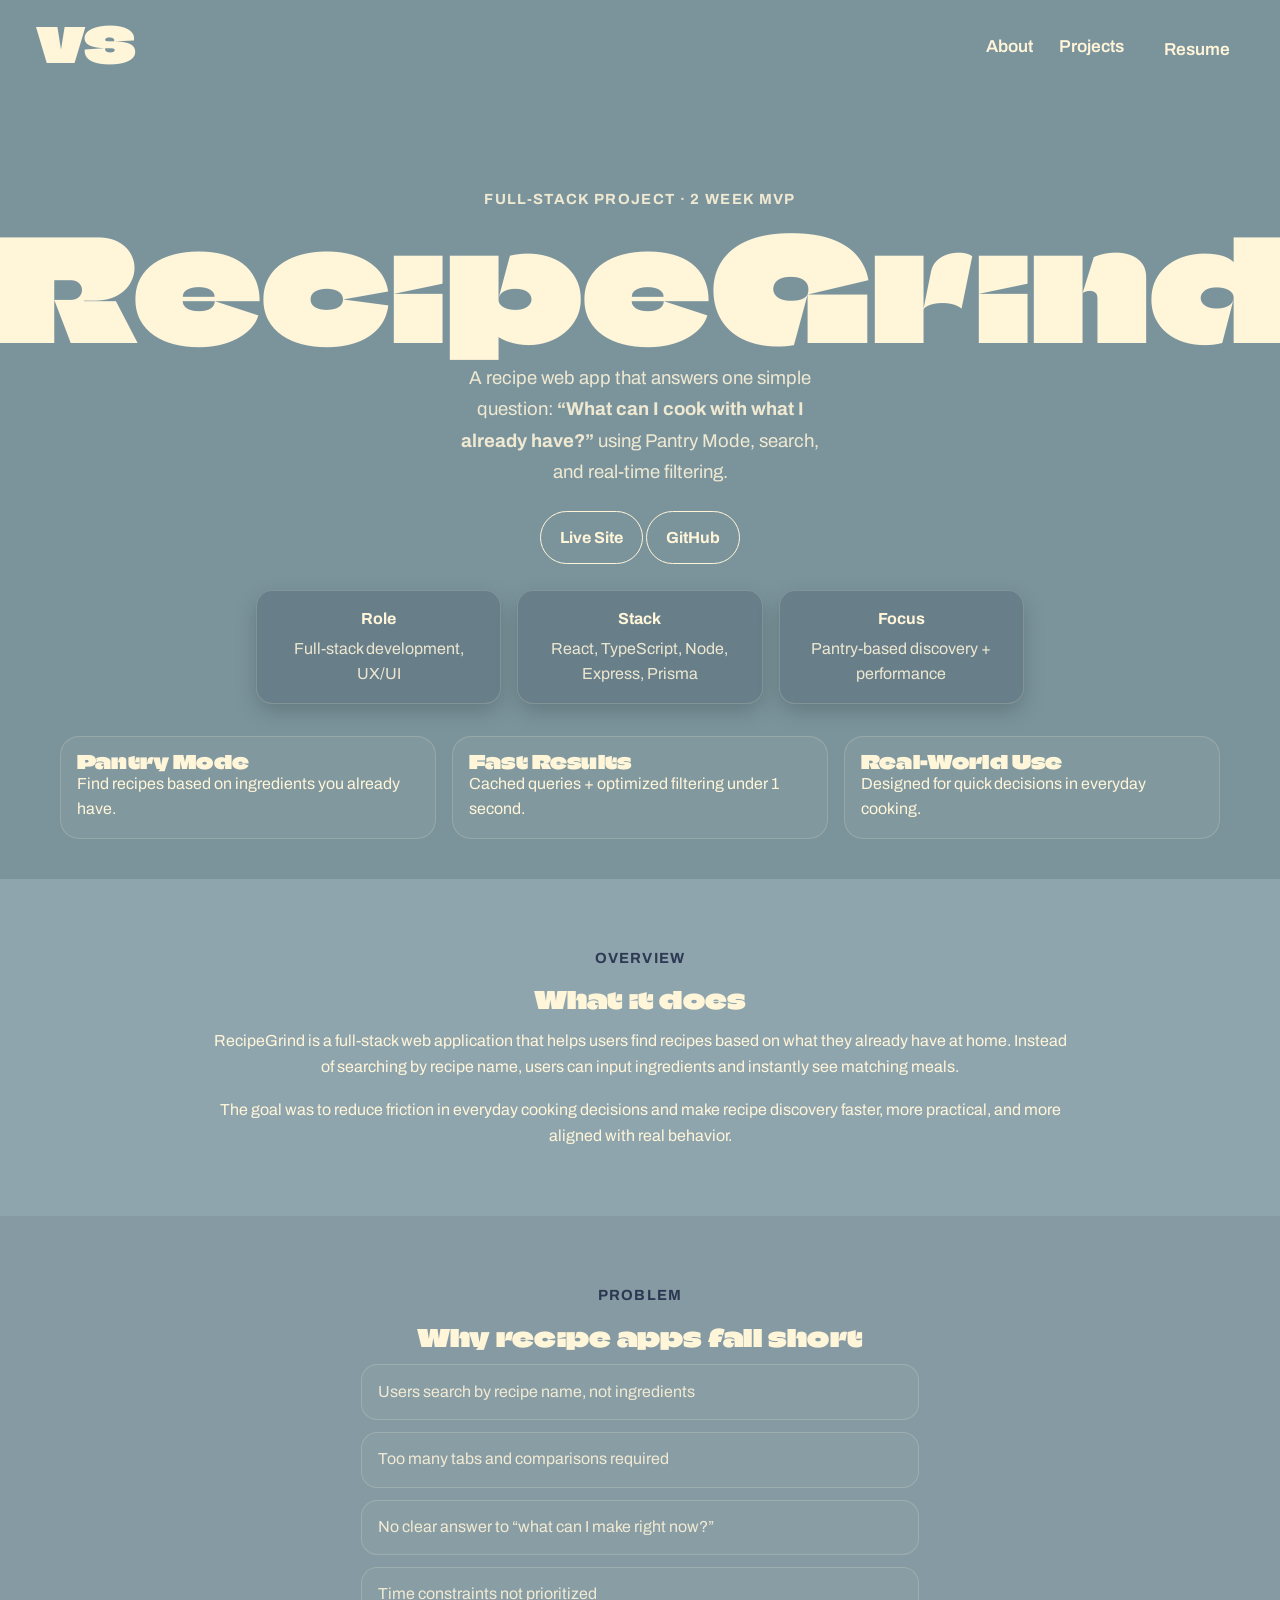
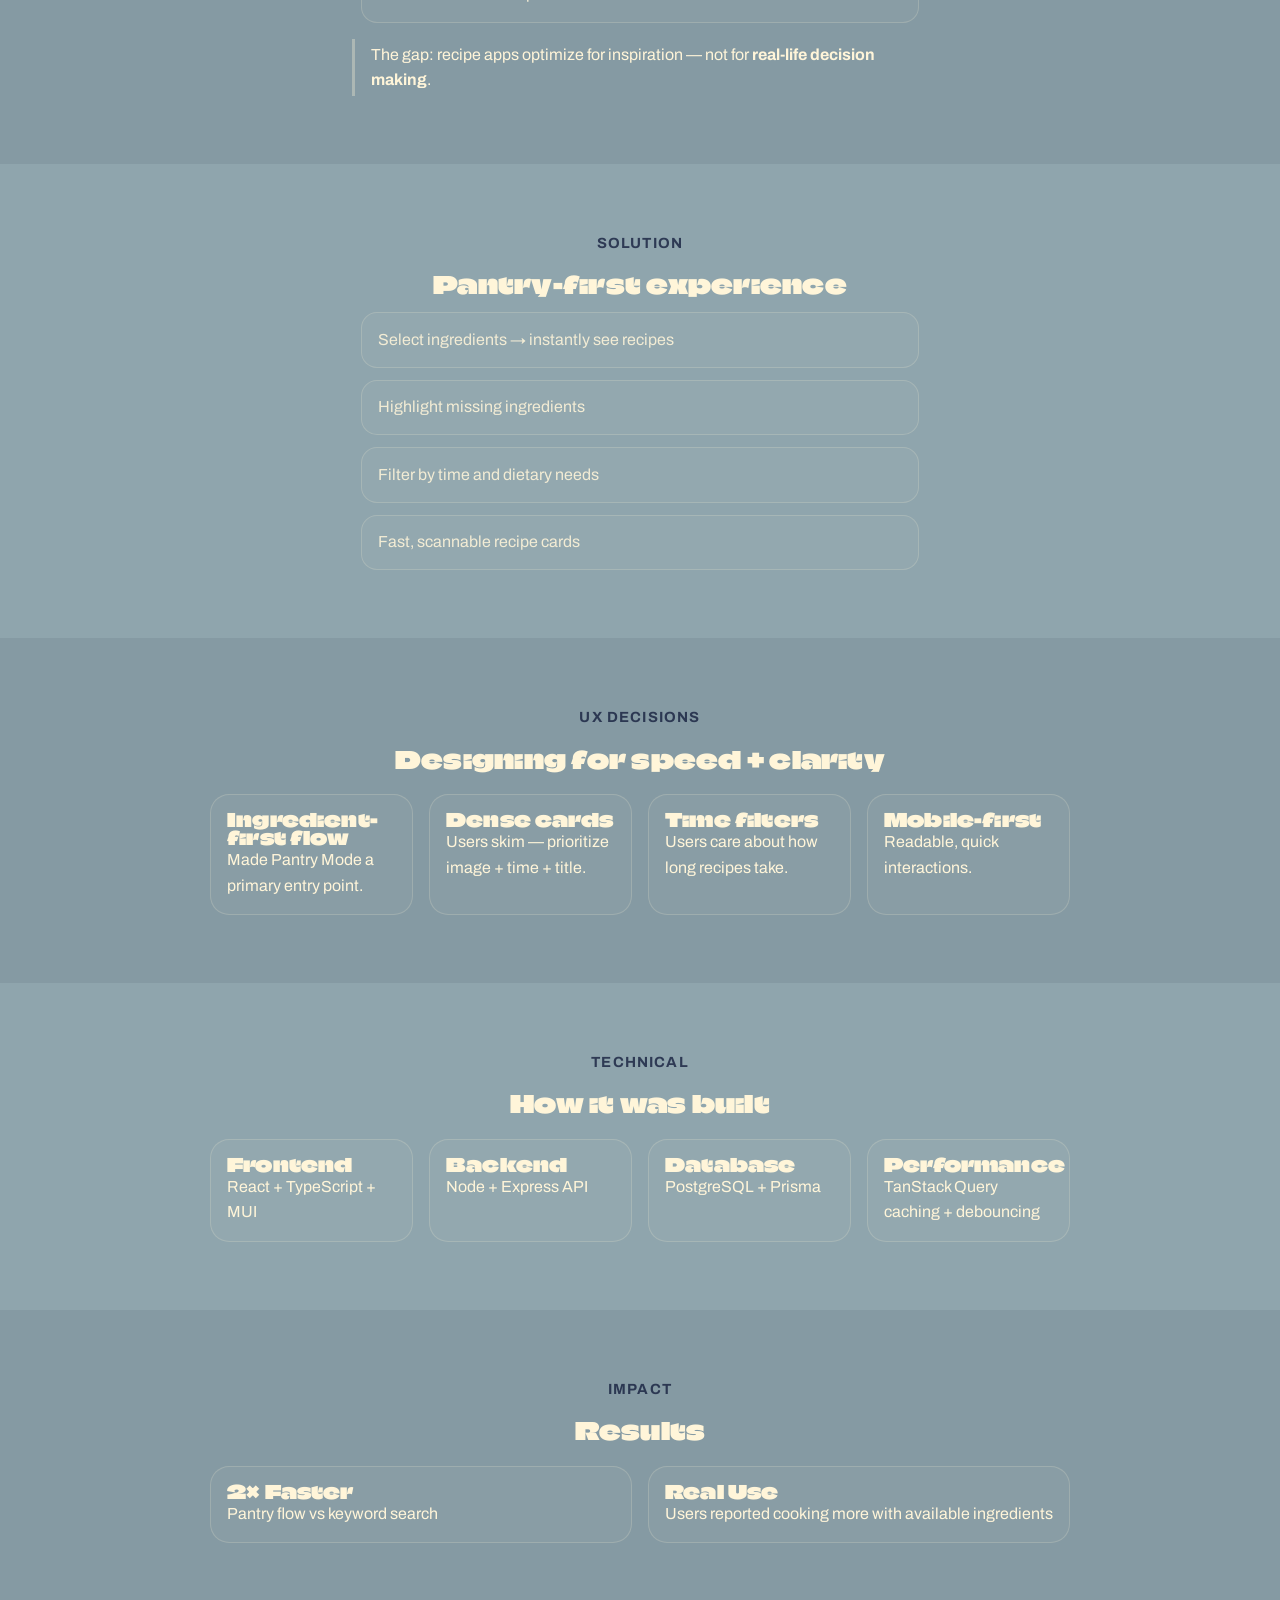
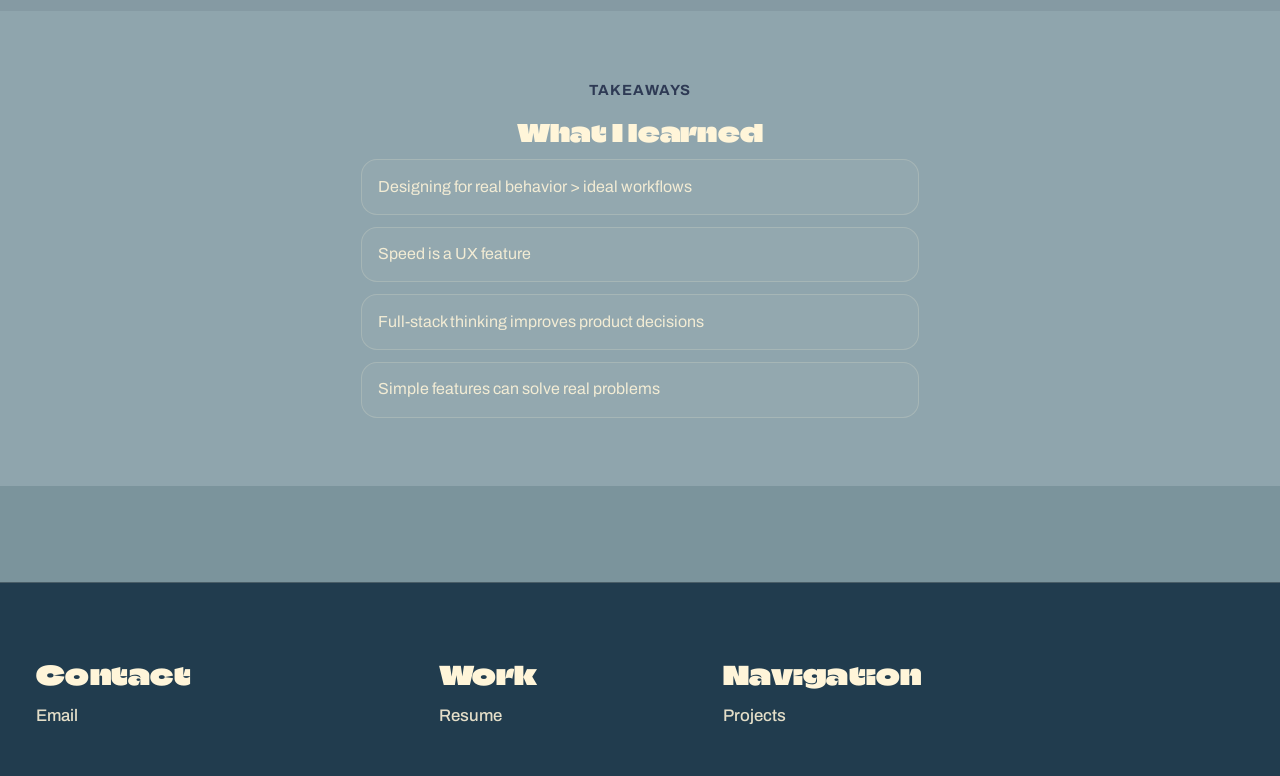
<file: project-recipe.html>
<!doctype html>
<html lang="en">
<head>
    <meta charset="utf-8" />
    <meta name="viewport" content="width=device-width, initial-scale=1" />
    <title>RecipeGrind — Vanessa Serrano</title>
    <meta
            name="description"
            content="RecipeGrind — Pantry-based recipe finder. A full-stack app that helps users cook with ingredients they already have."
    />
    <link rel="stylesheet" href="style.css" />
</head>
<body class="project-page">

<header class="nav">
    <div class="nav__inner nav__inner--home">
        <a class="logo logo--home" href="index.html">VS</a>
        <nav class="nav__links nav__links--home">
            <a href="about.html">About</a>
            <a href="projects.html">Projects</a>
            <a href="assets/resume.pdf" target="_blank" class="nav__resume">Resume</a>
        </nav>
    </div>
</header>

<main>

    <!-- HERO -->
    <section class="project-hero">
        <div class="container">
            <div class="project-hero__layout">

                <div>
                    <p class="project-hero__eyebrow">Full-Stack Project · 2 Week MVP</p>
                    <h1>RecipeGrind</h1>

                    <p class="project-hero__lede">
                        A recipe web app that answers one simple question:
                        <strong>“What can I cook with what I already have?”</strong>
                        using Pantry Mode, search, and real-time filtering.
                    </p>

                    <div class="project-actions" style="justify-content:center;">
                        <a class="project-site-link" href="https://vanessanserrano.github.io/recipegrind/" target="_blank">
                            Live Site
                        </a>
                        <a class="project-site-link" href="https://github.com/vanessanserrano/recipegrind" target="_blank">
                            GitHub
                        </a>
                    </div>
                </div>

                <div class="project-meta">
                    <div class="meta-item"><b>Role</b> Full-stack development, UX/UI</div>
                    <div class="meta-item"><b>Stack</b> React, TypeScript, Node, Express, Prisma</div>
                    <div class="meta-item"><b>Focus</b> Pantry-based discovery + performance</div>
                </div>

            </div>

            <div class="project-highlight-grid" style="margin-top:2rem;">
                <div class="project-highlight">
                    <h3>Pantry Mode</h3>
                    <p>Find recipes based on ingredients you already have.</p>
                </div>
                <div class="project-highlight">
                    <h3>Fast Results</h3>
                    <p>Cached queries + optimized filtering under 1 second.</p>
                </div>
                <div class="project-highlight">
                    <h3>Real-World Use</h3>
                    <p>Designed for quick decisions in everyday cooking.</p>
                </div>
            </div>
        </div>
    </section>

    <!-- OVERVIEW -->
    <section class="project-band project-band--soft">
        <div class="project-wrap">
            <div class="project-main">
                <p class="project-kicker">Overview</p>
                <h2>What it does</h2>

                <p>
                    RecipeGrind is a full-stack web application that helps users find recipes based on what they already have at home.
                    Instead of searching by recipe name, users can input ingredients and instantly see matching meals.
                </p>

                <p>
                    The goal was to reduce friction in everyday cooking decisions and make recipe discovery faster,
                    more practical, and more aligned with real behavior.
                </p>
            </div>
        </div>
    </section>

    <!-- PROBLEM -->
    <section class="project-band project-band--deep">
        <div class="project-wrap">
            <div class="project-main">
                <p class="project-kicker">Problem</p>
                <h2>Why recipe apps fall short</h2>

                <ul class="project-bullets">
                    <li>Users search by recipe name, not ingredients</li>
                    <li>Too many tabs and comparisons required</li>
                    <li>No clear answer to “what can I make right now?”</li>
                    <li>Time constraints not prioritized</li>
                </ul>

                <div class="project-callout">
                    <p>
                        The gap: recipe apps optimize for inspiration — not for
                        <strong>real-life decision making</strong>.
                    </p>
                </div>
            </div>
        </div>
    </section>

    <!-- SOLUTION -->
    <section class="project-band project-band--soft">
        <div class="project-wrap">
            <div class="project-main">
                <p class="project-kicker">Solution</p>
                <h2>Pantry-first experience</h2>

                <ul class="project-bullets">
                    <li>Select ingredients → instantly see recipes</li>
                    <li>Highlight missing ingredients</li>
                    <li>Filter by time and dietary needs</li>
                    <li>Fast, scannable recipe cards</li>
                </ul>
            </div>
        </div>
    </section>

    <!-- UX DECISIONS -->
    <section class="project-band project-band--deep">
        <div class="project-wrap">
            <div class="project-main">
                <p class="project-kicker">UX Decisions</p>
                <h2>Designing for speed + clarity</h2>

                <div class="project-highlight-grid">
                    <div class="project-highlight">
                        <h3>Ingredient-first flow</h3>
                        <p>Made Pantry Mode a primary entry point.</p>
                    </div>
                    <div class="project-highlight">
                        <h3>Dense cards</h3>
                        <p>Users skim — prioritize image + time + title.</p>
                    </div>
                    <div class="project-highlight">
                        <h3>Time filters</h3>
                        <p>Users care about how long recipes take.</p>
                    </div>
                    <div class="project-highlight">
                        <h3>Mobile-first</h3>
                        <p>Readable, quick interactions.</p>
                    </div>
                </div>
            </div>
        </div>
    </section>

    <!-- BUILD -->
    <section class="project-band project-band--soft">
        <div class="project-wrap">
            <div class="project-main">
                <p class="project-kicker">Technical</p>
                <h2>How it was built</h2>

                <div class="project-highlight-grid">
                    <div class="project-highlight">
                        <h3>Frontend</h3>
                        <p>React + TypeScript + MUI</p>
                    </div>
                    <div class="project-highlight">
                        <h3>Backend</h3>
                        <p>Node + Express API</p>
                    </div>
                    <div class="project-highlight">
                        <h3>Database</h3>
                        <p>PostgreSQL + Prisma</p>
                    </div>
                    <div class="project-highlight">
                        <h3>Performance</h3>
                        <p>TanStack Query caching + debouncing</p>
                    </div>
                </div>
            </div>
        </div>
    </section>

    <!-- RESULTS -->
    <section class="project-band project-band--deep">
        <div class="project-wrap">
            <div class="project-main">
                <p class="project-kicker">Impact</p>
                <h2>Results</h2>

                <div class="project-highlight-grid">
                    <div class="project-highlight">
                        <h3>2× Faster</h3>
                        <p>Pantry flow vs keyword search</p>
                    </div>
                    <div class="project-highlight">
                        <h3>Real Use</h3>
                        <p>Users reported cooking more with available ingredients</p>
                    </div>
                </div>
            </div>
        </div>
    </section>

    <!-- TAKEAWAYS -->
    <section class="project-band project-band--soft">
        <div class="project-wrap">
            <div class="project-main">
                <p class="project-kicker">Takeaways</p>
                <h2>What I learned</h2>

                <ul class="project-bullets">
                    <li>Designing for real behavior > ideal workflows</li>
                    <li>Speed is a UX feature</li>
                    <li>Full-stack thinking improves product decisions</li>
                    <li>Simple features can solve real problems</li>
                </ul>
            </div>
        </div>
    </section>

</main>

<footer class="footer">
    <div class="cols">
        <div><h3>Contact</h3><a href="mailto:vanessannserrano@gmail.com">Email</a></div>
        <div><h3>Work</h3><a href="assets/resume.pdf">Resume</a></div>
        <div><h3>Navigation</h3><a href="projects.html">Projects</a></div>
    </div>
</footer>

</body>
</html>
</file>
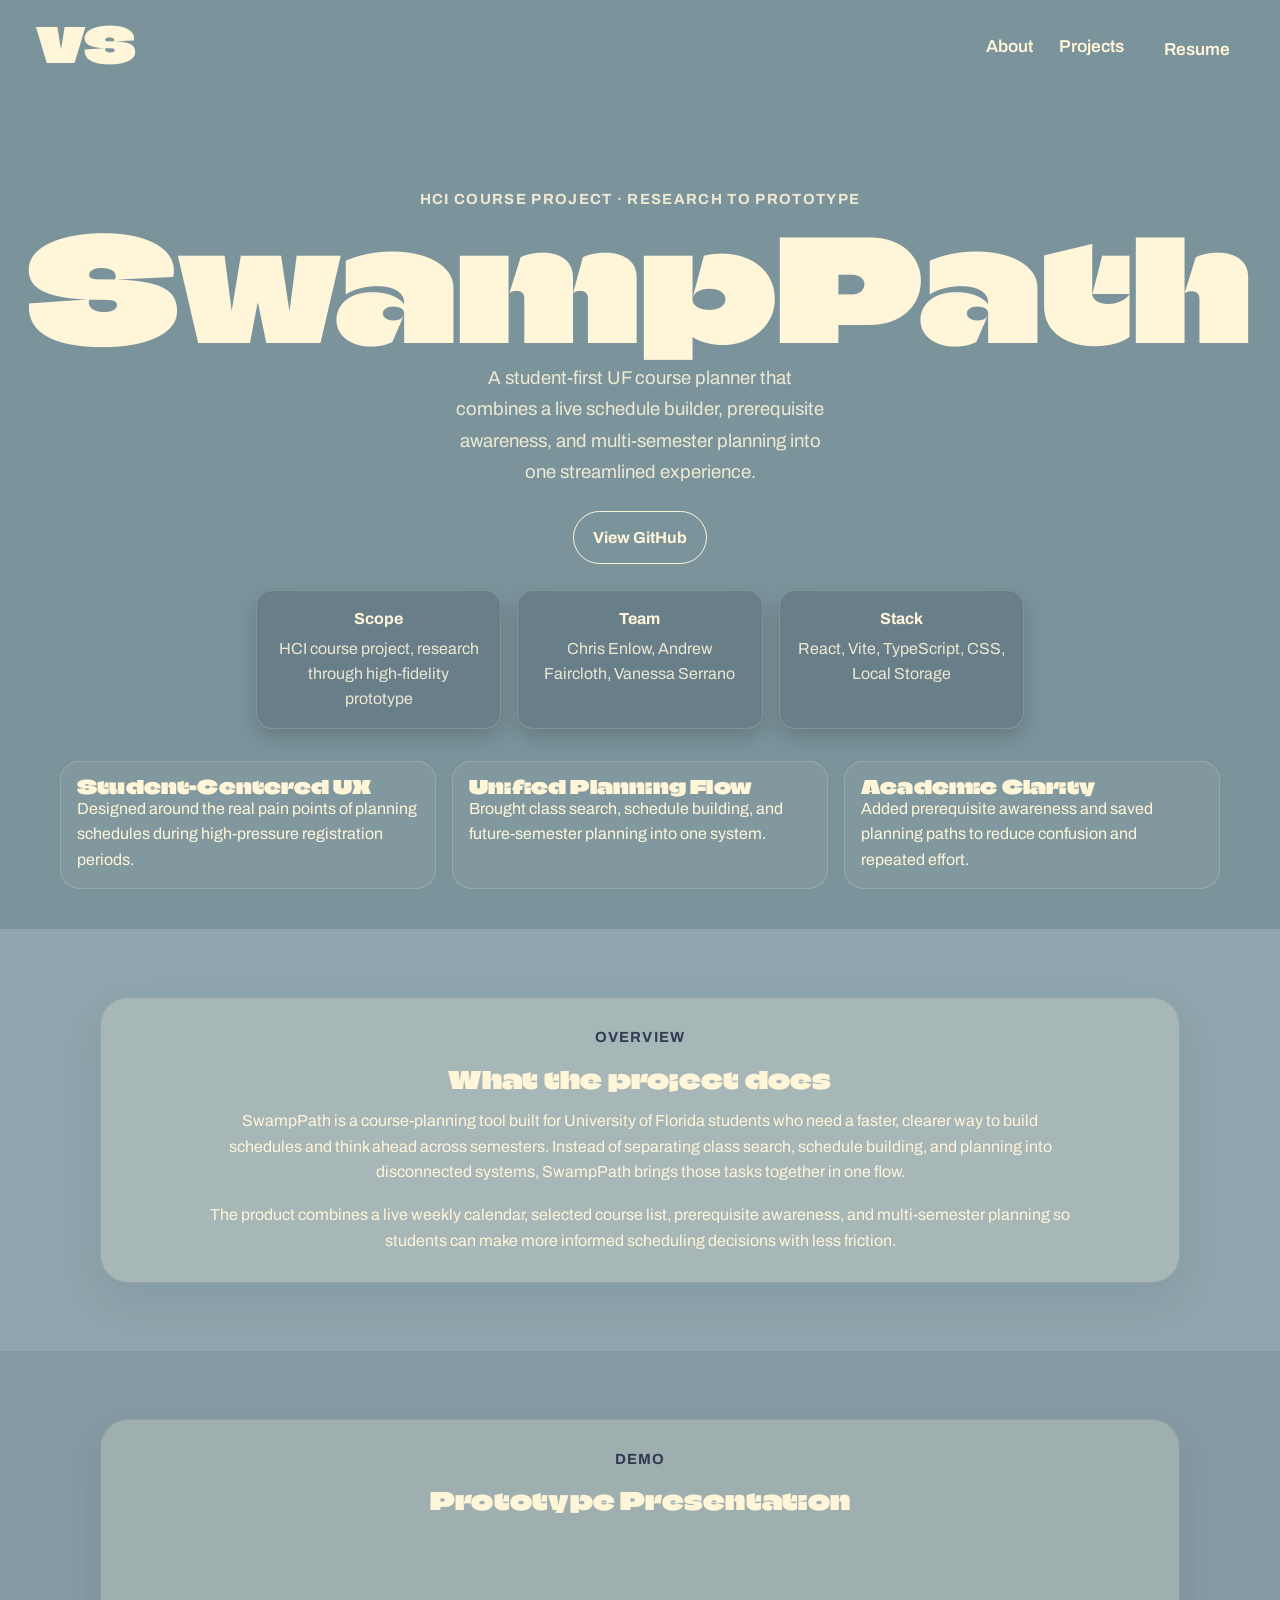
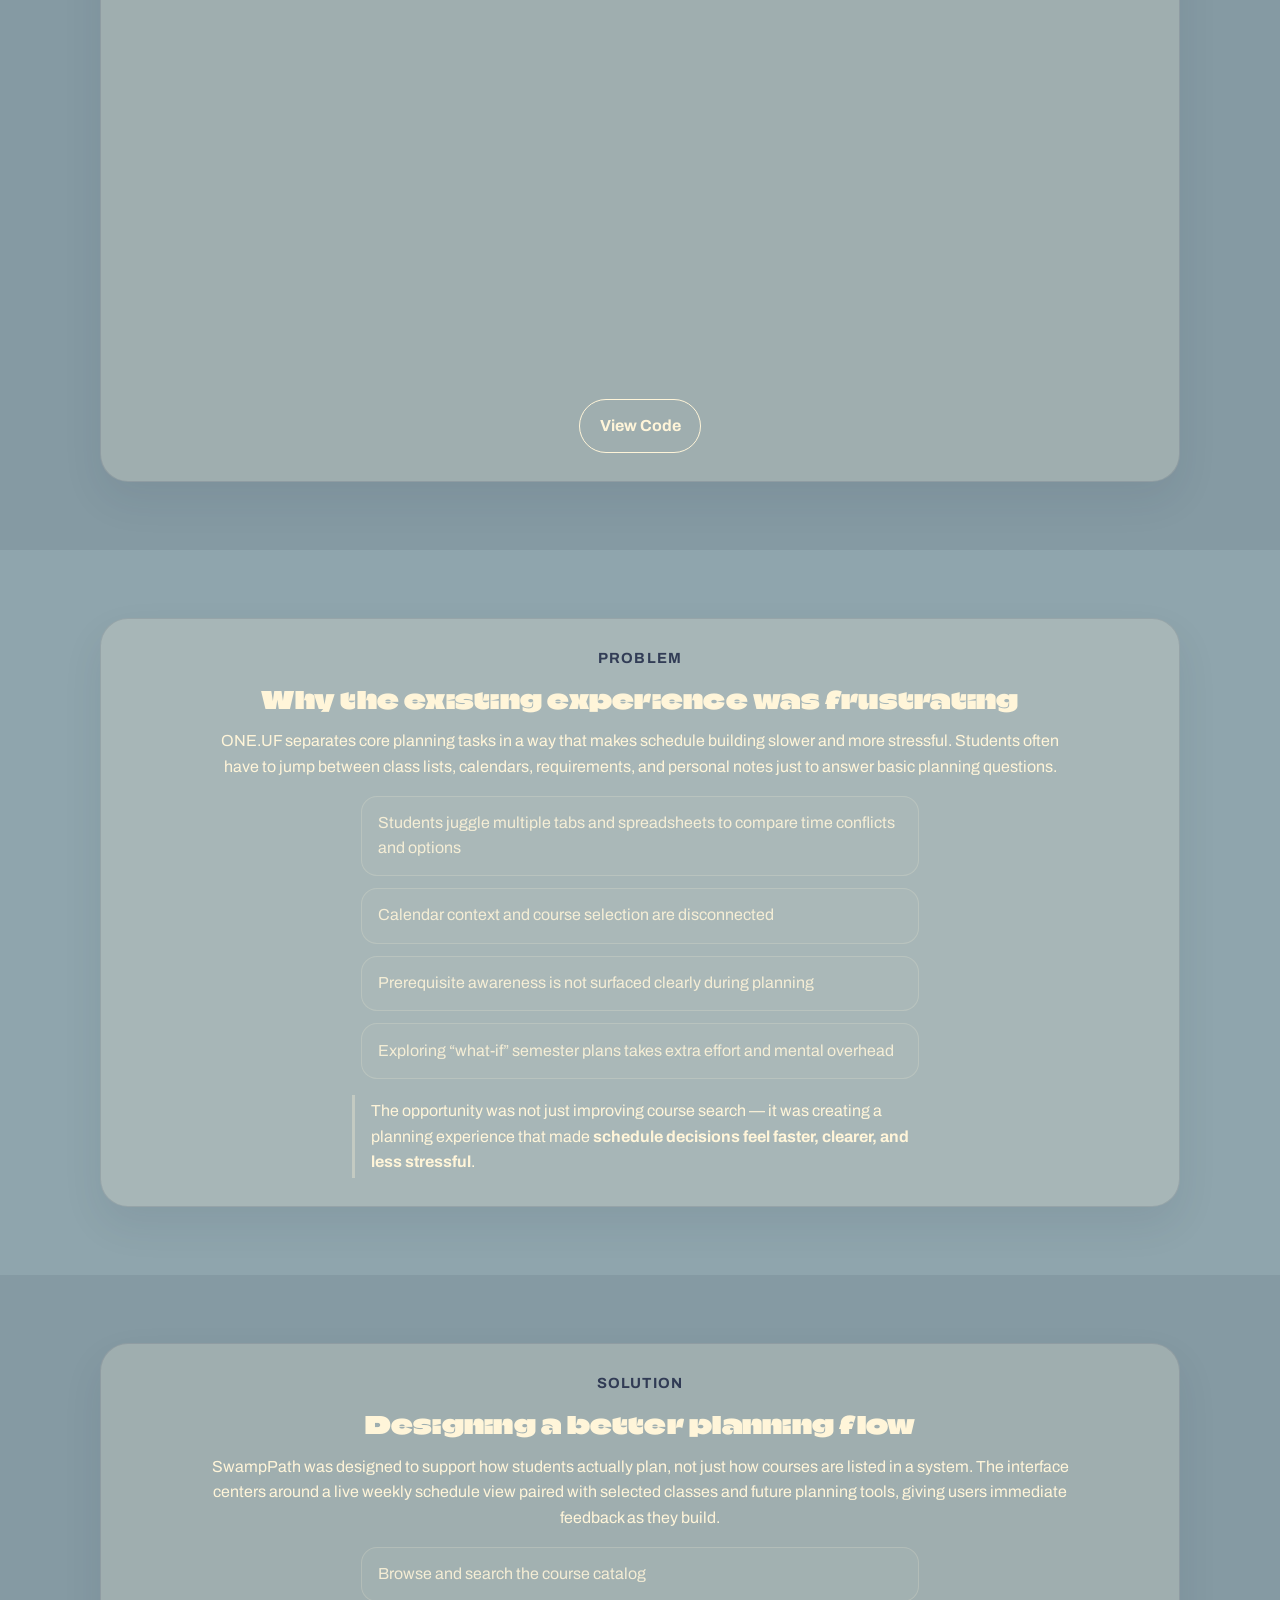
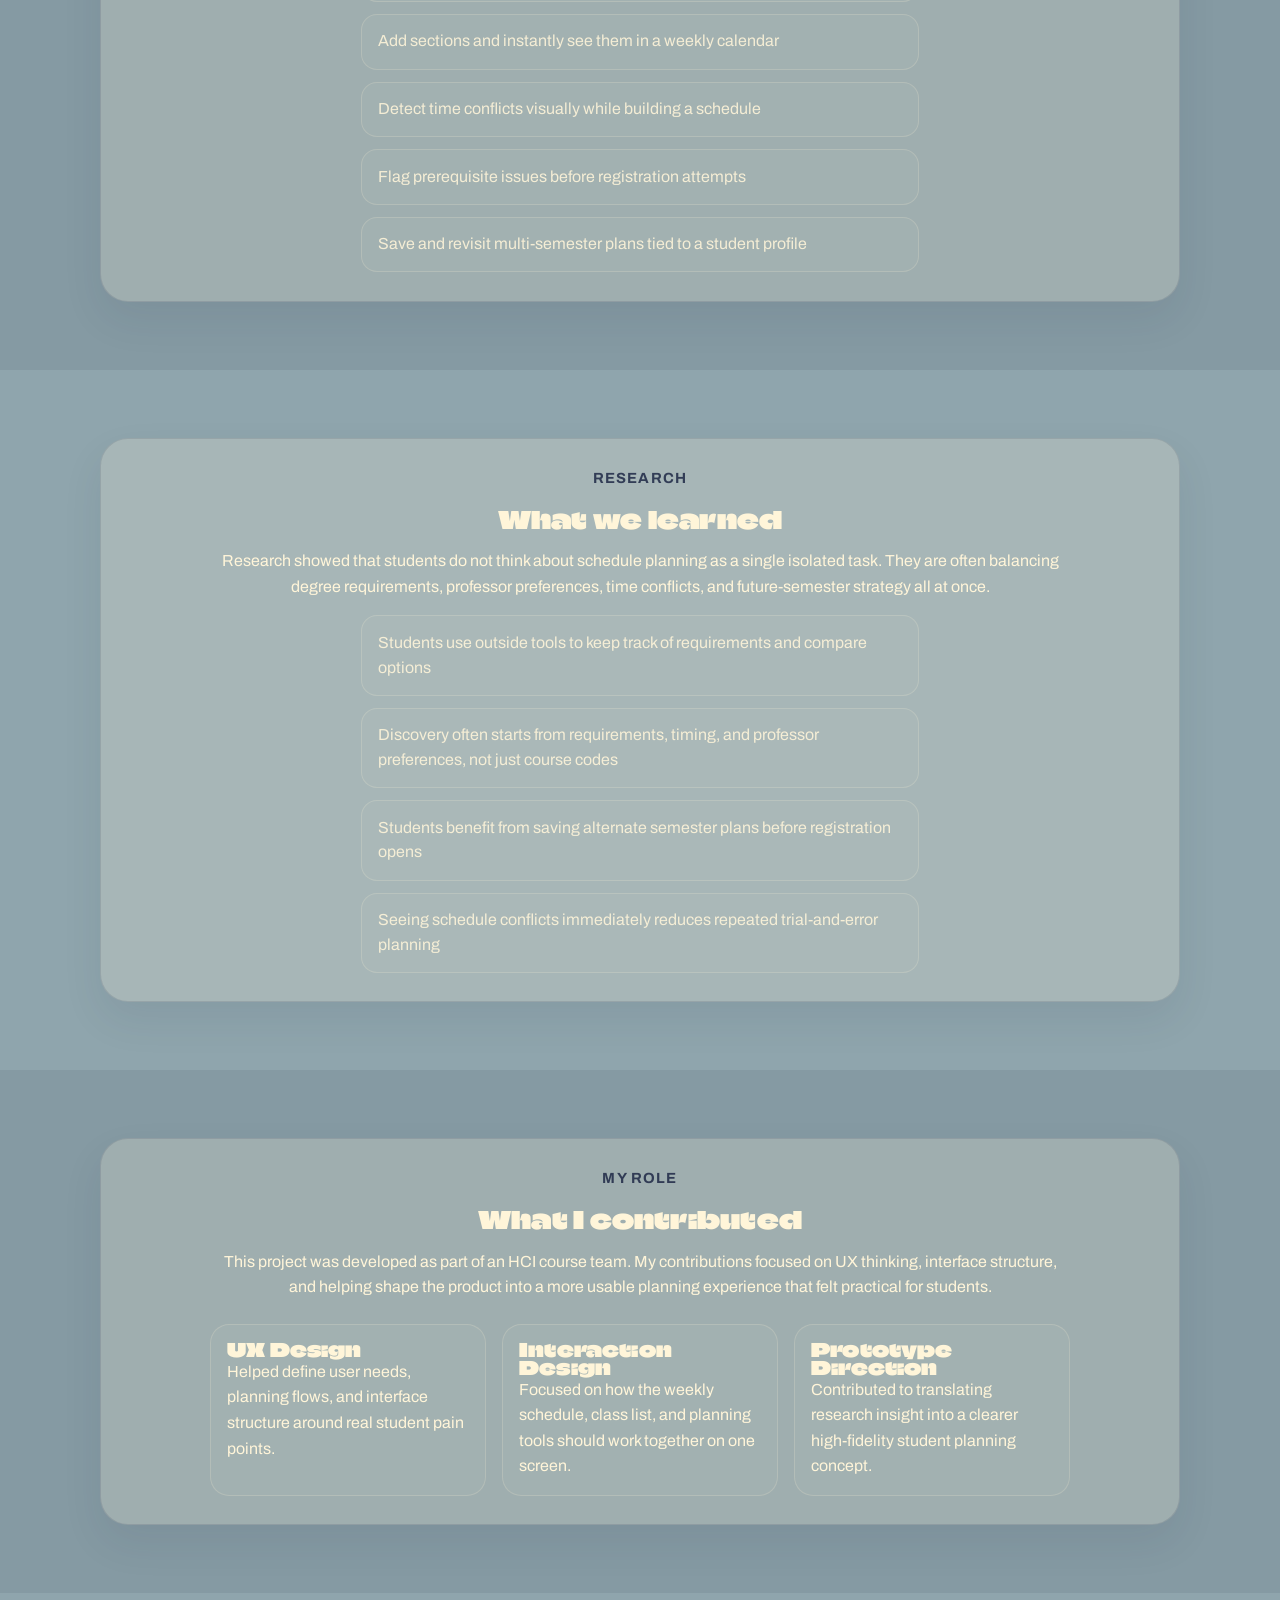
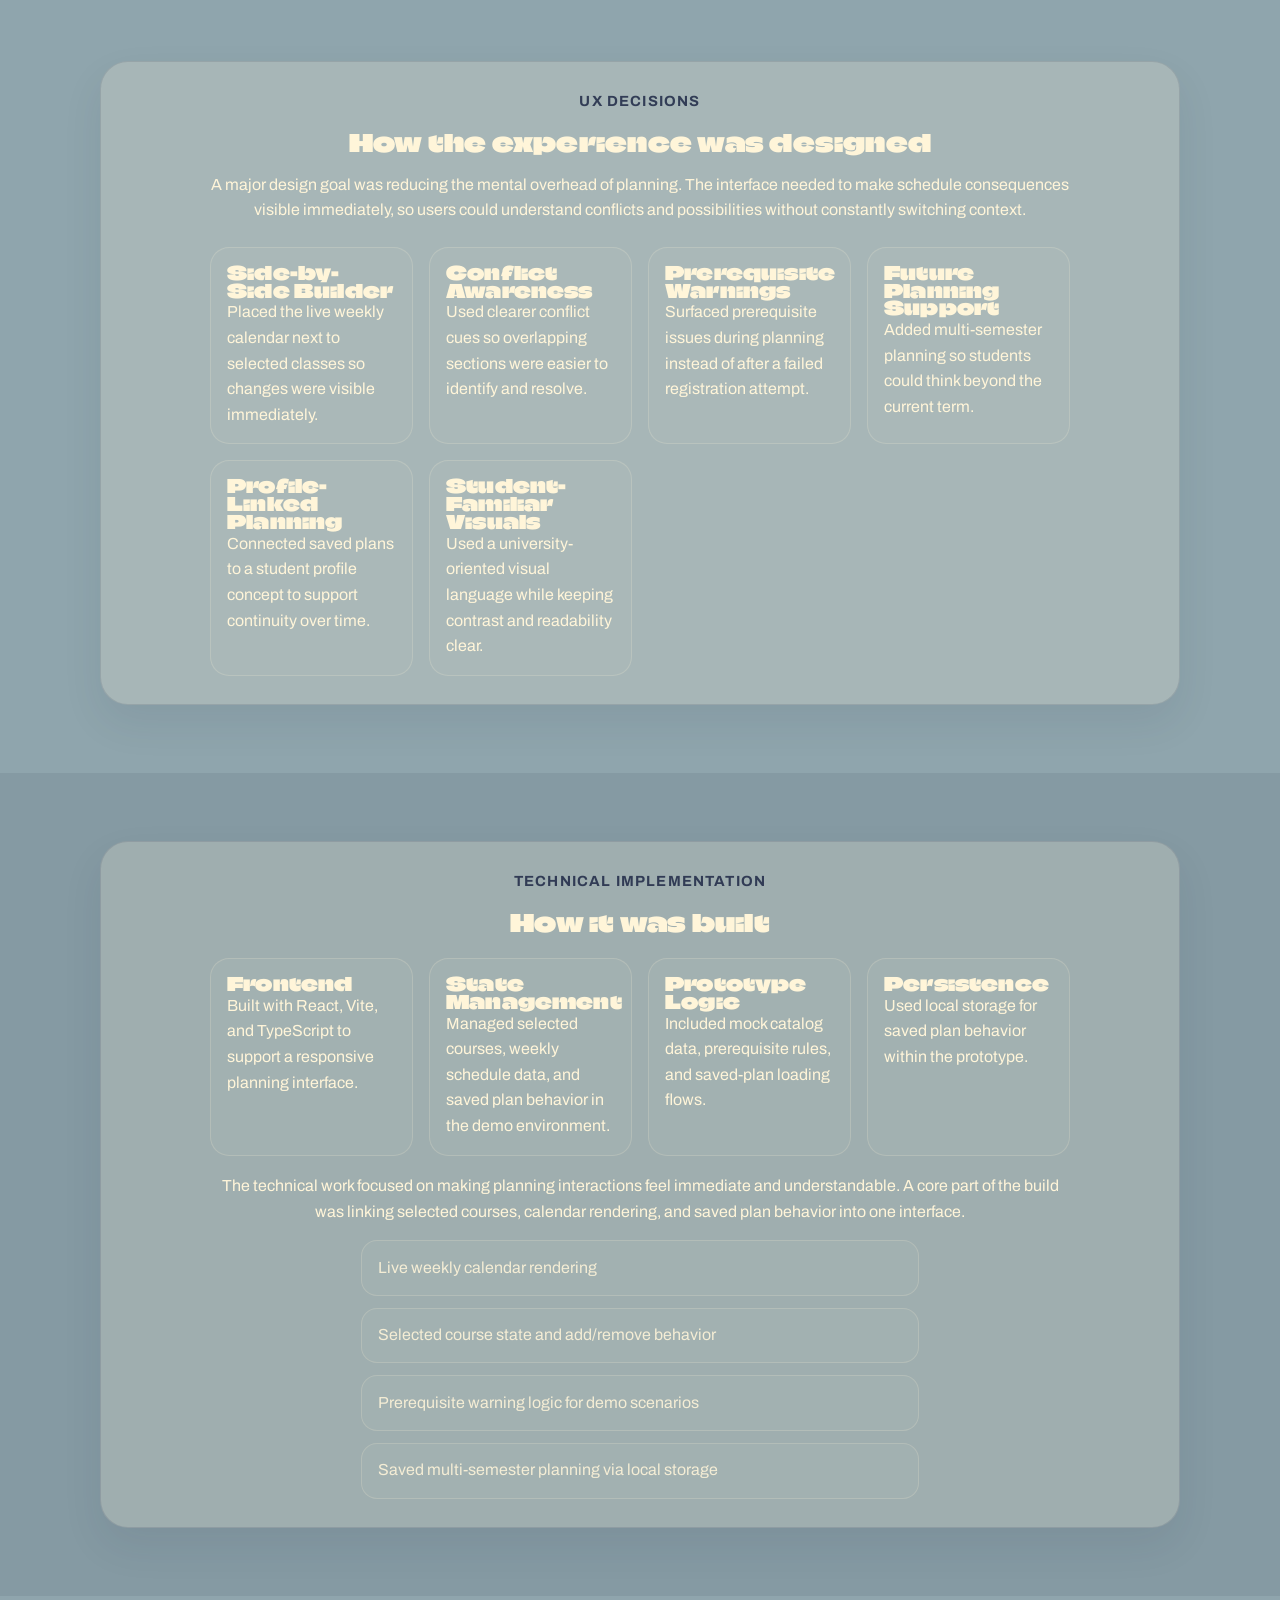
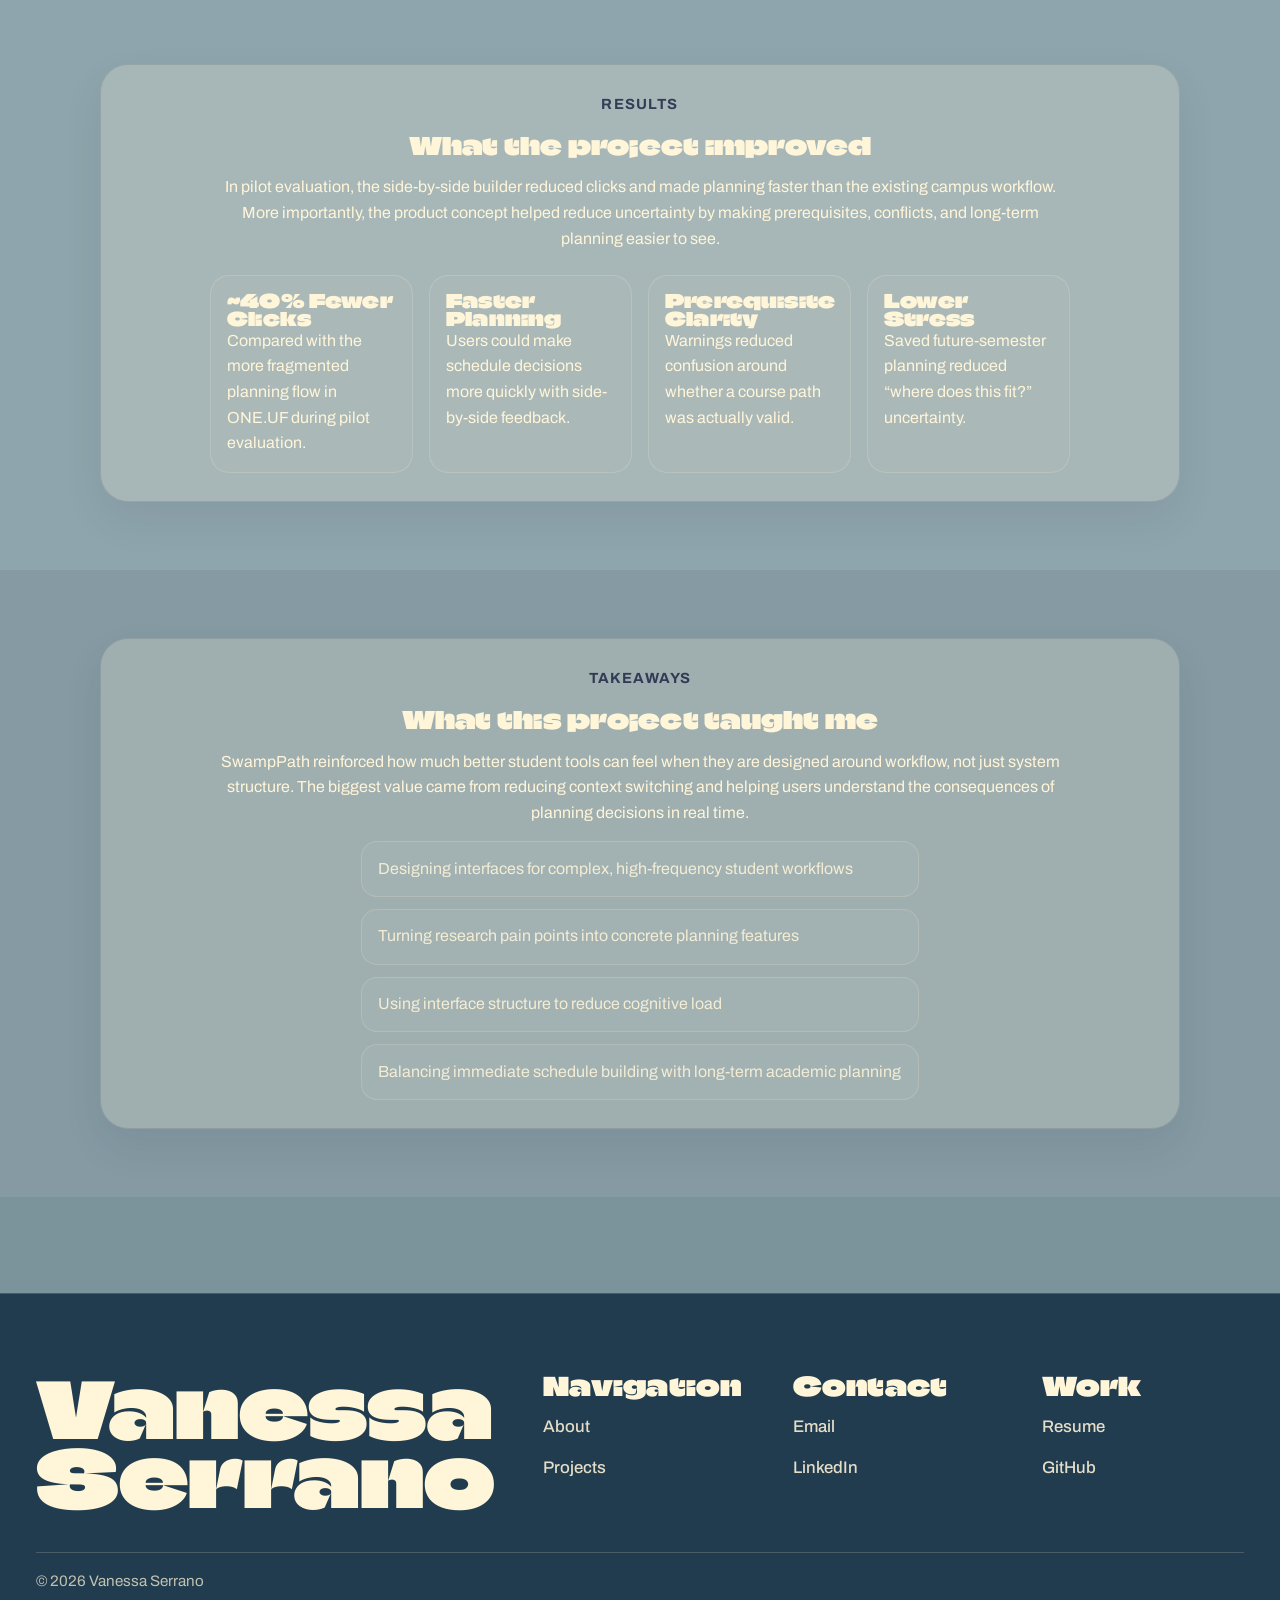
<file: project-swamppath.html>
<!doctype html>
<html lang="en">
<head>
  <meta charset="utf-8" />
  <meta name="viewport" content="width=device-width, initial-scale=1" />
  <title>SwampPath — Vanessa Serrano</title>
  <meta
          name="description"
          content="SwampPath — UF Schedule Planner. A student-first planning tool that combines a live schedule builder, prerequisite awareness, and multi-semester course planning."
  />
  <link rel="stylesheet" href="style.css" />
</head>
<body class="project-page">

<header class="nav" role="banner">
  <div class="nav__inner nav__inner--home">
    <a class="logo logo--home" href="index.html" aria-label="Home">VS</a>

    <nav id="site-nav" class="nav__links nav__links--home" aria-label="Primary">
      <a href="about.html">About</a>
      <a href="projects.html">Projects</a>
      <a
              href="assets/resume.pdf"
              target="_blank"
              rel="noopener"
              class="nav__resume"
              aria-label="Download resume"
      >
        Resume
      </a>
    </nav>

    <button
            class="nav__toggle"
            aria-label="Toggle menu"
            aria-controls="site-nav"
            aria-expanded="false"
    >
      Menu
    </button>
  </div>
</header>

<main>
  <section class="project-hero">
    <div class="container">
      <div class="project-hero__layout">
        <div>
          <p class="project-hero__eyebrow">HCI Course Project &middot; Research to Prototype</p>
          <h1>SwampPath</h1>
          <p class="project-hero__lede">
            A student-first UF course planner that combines a live schedule builder,
            prerequisite awareness, and multi-semester planning into one streamlined experience.
          </p>

          <div class="project-actions" style="justify-content:center;">
            <a
                    class="project-site-link"
                    href="https://github.com/Chris-Enlow/swamppath-project"
                    target="_blank"
                    rel="noopener"
            >
              View GitHub
            </a>
          </div>
        </div>

        <div class="project-meta">
          <div class="meta-item">
            <b>Scope</b>
            HCI course project, research through high-fidelity prototype
          </div>
          <div class="meta-item">
            <b>Team</b>
            Chris Enlow, Andrew Faircloth, Vanessa Serrano
          </div>
          <div class="meta-item">
            <b>Stack</b>
            React, Vite, TypeScript, CSS, Local Storage
          </div>
        </div>
      </div>

      <div class="project-highlight-grid" style="margin-top: 2rem;">
        <div class="project-highlight">
          <h3>Student-Centered UX</h3>
          <p>Designed around the real pain points of planning schedules during high-pressure registration periods.</p>
        </div>

        <div class="project-highlight">
          <h3>Unified Planning Flow</h3>
          <p>Brought class search, schedule building, and future-semester planning into one system.</p>
        </div>

        <div class="project-highlight">
          <h3>Academic Clarity</h3>
          <p>Added prerequisite awareness and saved planning paths to reduce confusion and repeated effort.</p>
        </div>
      </div>
    </div>
  </section>

  <section class="project-band project-band--soft">
    <div class="project-wrap">
      <div class="project-shell">
        <div class="project-main">
          <p class="project-kicker">Overview</p>
          <h2>What the project does</h2>

          <p>
            SwampPath is a course-planning tool built for University of Florida students who need a faster,
            clearer way to build schedules and think ahead across semesters. Instead of separating class search,
            schedule building, and planning into disconnected systems, SwampPath brings those tasks together in one flow.
          </p>

          <p>
            The product combines a live weekly calendar, selected course list, prerequisite awareness,
            and multi-semester planning so students can make more informed scheduling decisions with less friction.
          </p>
        </div>
      </div>
    </div>
  </section>

  <section class="project-band project-band--deep">
    <div class="project-wrap">
      <div class="project-shell">
        <div class="project-main">
          <p class="project-kicker">Demo</p>
          <h2>Prototype Presentation</h2>

          <div class="project-image">
            <video autoplay muted loop playsinline preload="metadata" style="width:100%; display:block;" aria-label="SwampPath prototype walkthrough">
              <source src="assets/swamppath.mp4" type="video/mp4" />
            </video>
          </div>

          <div class="project-actions" style="justify-content:center;">
            <a
                    class="project-site-link"
                    href="https://github.com/Chris-Enlow/swamppath-project"
                    target="_blank"
                    rel="noopener"
            >
              View Code
            </a>
          </div>
        </div>
      </div>
    </div>
  </section>

  <section class="project-band project-band--soft">
    <div class="project-wrap">
      <div class="project-shell">
        <div class="project-main">
          <p class="project-kicker">Problem</p>
          <h2>Why the existing experience was frustrating</h2>

          <p>
            ONE.UF separates core planning tasks in a way that makes schedule building slower and more stressful.
            Students often have to jump between class lists, calendars, requirements, and personal notes just to answer basic planning questions.
          </p>

          <ul class="project-bullets">
            <li>Students juggle multiple tabs and spreadsheets to compare time conflicts and options</li>
            <li>Calendar context and course selection are disconnected</li>
            <li>Prerequisite awareness is not surfaced clearly during planning</li>
            <li>Exploring “what-if” semester plans takes extra effort and mental overhead</li>
          </ul>

          <div class="project-callout">
            <p>
              The opportunity was not just improving course search — it was creating a planning experience
              that made <strong>schedule decisions feel faster, clearer, and less stressful</strong>.
            </p>
          </div>
        </div>
      </div>
    </div>
  </section>

  <section class="project-band project-band--deep">
    <div class="project-wrap">
      <div class="project-shell">
        <div class="project-main">
          <p class="project-kicker">Solution</p>
          <h2>Designing a better planning flow</h2>

          <p>
            SwampPath was designed to support how students actually plan, not just how courses are listed in a system.
            The interface centers around a live weekly schedule view paired with selected classes and future planning tools,
            giving users immediate feedback as they build.
          </p>

          <ul class="project-bullets">
            <li>Browse and search the course catalog</li>
            <li>Add sections and instantly see them in a weekly calendar</li>
            <li>Detect time conflicts visually while building a schedule</li>
            <li>Flag prerequisite issues before registration attempts</li>
            <li>Save and revisit multi-semester plans tied to a student profile</li>
          </ul>
        </div>
      </div>
    </div>
  </section>

  <section class="project-band project-band--soft">
    <div class="project-wrap">
      <div class="project-shell">
        <div class="project-main">
          <p class="project-kicker">Research</p>
          <h2>What we learned</h2>

          <p>
            Research showed that students do not think about schedule planning as a single isolated task.
            They are often balancing degree requirements, professor preferences, time conflicts, and future-semester strategy all at once.
          </p>

          <ul class="project-bullets">
            <li>Students use outside tools to keep track of requirements and compare options</li>
            <li>Discovery often starts from requirements, timing, and professor preferences, not just course codes</li>
            <li>Students benefit from saving alternate semester plans before registration opens</li>
            <li>Seeing schedule conflicts immediately reduces repeated trial-and-error planning</li>
          </ul>
        </div>
      </div>
    </div>
  </section>

  <section class="project-band project-band--deep">
    <div class="project-wrap">
      <div class="project-shell">
        <div class="project-main">
          <p class="project-kicker">My Role</p>
          <h2>What I contributed</h2>

          <p>
            This project was developed as part of an HCI course team. My contributions focused on UX thinking,
            interface structure, and helping shape the product into a more usable planning experience that felt practical for students.
          </p>

          <div class="project-highlight-grid">
            <div class="project-highlight">
              <h3>UX Design</h3>
              <p>Helped define user needs, planning flows, and interface structure around real student pain points.</p>
            </div>

            <div class="project-highlight">
              <h3>Interaction Design</h3>
              <p>Focused on how the weekly schedule, class list, and planning tools should work together on one screen.</p>
            </div>

            <div class="project-highlight">
              <h3>Prototype Direction</h3>
              <p>Contributed to translating research insight into a clearer high-fidelity student planning concept.</p>
            </div>
          </div>
        </div>
      </div>
    </div>
  </section>

  <section class="project-band project-band--soft">
    <div class="project-wrap">
      <div class="project-shell">
        <div class="project-main">
          <p class="project-kicker">UX Decisions</p>
          <h2>How the experience was designed</h2>

          <p>
            A major design goal was reducing the mental overhead of planning. The interface needed to make schedule consequences visible immediately,
            so users could understand conflicts and possibilities without constantly switching context.
          </p>

          <div class="project-highlight-grid">
            <div class="project-highlight">
              <h3>Side-by-Side Builder</h3>
              <p>Placed the live weekly calendar next to selected classes so changes were visible immediately.</p>
            </div>

            <div class="project-highlight">
              <h3>Conflict Awareness</h3>
              <p>Used clearer conflict cues so overlapping sections were easier to identify and resolve.</p>
            </div>

            <div class="project-highlight">
              <h3>Prerequisite Warnings</h3>
              <p>Surfaced prerequisite issues during planning instead of after a failed registration attempt.</p>
            </div>

            <div class="project-highlight">
              <h3>Future Planning Support</h3>
              <p>Added multi-semester planning so students could think beyond the current term.</p>
            </div>

            <div class="project-highlight">
              <h3>Profile-Linked Planning</h3>
              <p>Connected saved plans to a student profile concept to support continuity over time.</p>
            </div>

            <div class="project-highlight">
              <h3>Student-Familiar Visuals</h3>
              <p>Used a university-oriented visual language while keeping contrast and readability clear.</p>
            </div>
          </div>
        </div>
      </div>
    </div>
  </section>


  <section class="project-band project-band--deep">
    <div class="project-wrap">
      <div class="project-shell">
        <div class="project-main">
          <p class="project-kicker">Technical Implementation</p>
          <h2>How it was built</h2>

          <div class="project-highlight-grid">
            <div class="project-highlight">
              <h3>Frontend</h3>
              <p>Built with React, Vite, and TypeScript to support a responsive planning interface.</p>
            </div>

            <div class="project-highlight">
              <h3>State Management</h3>
              <p>Managed selected courses, weekly schedule data, and saved plan behavior in the demo environment.</p>
            </div>

            <div class="project-highlight">
              <h3>Prototype Logic</h3>
              <p>Included mock catalog data, prerequisite rules, and saved-plan loading flows.</p>
            </div>

            <div class="project-highlight">
              <h3>Persistence</h3>
              <p>Used local storage for saved plan behavior within the prototype.</p>
            </div>
          </div>

          <p>
            The technical work focused on making planning interactions feel immediate and understandable.
            A core part of the build was linking selected courses, calendar rendering, and saved plan behavior into one interface.
          </p>

          <ul class="project-bullets">
            <li>Live weekly calendar rendering</li>
            <li>Selected course state and add/remove behavior</li>
            <li>Prerequisite warning logic for demo scenarios</li>
            <li>Saved multi-semester planning via local storage</li>
          </ul>
        </div>
      </div>
    </div>
  </section>

  <section class="project-band project-band--soft">
    <div class="project-wrap">
      <div class="project-shell">
        <div class="project-main">
          <p class="project-kicker">Results</p>
          <h2>What the project improved</h2>

          <p>
            In pilot evaluation, the side-by-side builder reduced clicks and made planning faster than the existing campus workflow.
            More importantly, the product concept helped reduce uncertainty by making prerequisites, conflicts, and long-term planning easier to see.
          </p>

          <div class="project-highlight-grid">
            <div class="project-highlight">
              <h3>~40% Fewer Clicks</h3>
              <p>Compared with the more fragmented planning flow in ONE.UF during pilot evaluation.</p>
            </div>

            <div class="project-highlight">
              <h3>Faster Planning</h3>
              <p>Users could make schedule decisions more quickly with side-by-side feedback.</p>
            </div>

            <div class="project-highlight">
              <h3>Prerequisite Clarity</h3>
              <p>Warnings reduced confusion around whether a course path was actually valid.</p>
            </div>

            <div class="project-highlight">
              <h3>Lower Stress</h3>
              <p>Saved future-semester planning reduced “where does this fit?” uncertainty.</p>
            </div>
          </div>
        </div>
      </div>
    </div>
  </section>

  <section class="project-band project-band--deep">
    <div class="project-wrap">
      <div class="project-shell">
        <div class="project-main">
          <p class="project-kicker">Takeaways</p>
          <h2>What this project taught me</h2>

          <p>
            SwampPath reinforced how much better student tools can feel when they are designed around workflow, not just system structure.
            The biggest value came from reducing context switching and helping users understand the consequences of planning decisions in real time.
          </p>

          <ul class="project-bullets">
            <li>Designing interfaces for complex, high-frequency student workflows</li>
            <li>Turning research pain points into concrete planning features</li>
            <li>Using interface structure to reduce cognitive load</li>
            <li>Balancing immediate schedule building with long-term academic planning</li>
          </ul>
        </div>
      </div>
    </div>
  </section>
</main>

<footer class="footer" role="contentinfo">
  <div class="cols">
    <div class="footer-brand">
      <div class="footer-brand__name">Vanessa Serrano</div>
    </div>

    <div>
      <h3>Navigation</h3>
      <a href="about.html">About</a>
      <a href="projects.html">Projects</a>
    </div>

    <div>
      <h3>Contact</h3>
      <a href="mailto:vanessannserrano@gmail.com">Email</a>
      <a href="https://www.linkedin.com/in/vanessa-n-serrano" target="_blank" rel="noopener">LinkedIn</a>
    </div>

    <div>
      <h3>Work</h3>
      <a href="assets/resume.pdf" target="_blank" rel="noopener">Resume</a>
      <a href="https://github.com/vanessanserrano" target="_blank" rel="noopener">GitHub</a>
    </div>
  </div>

  <p class="copyright">© <span id="year"></span> Vanessa Serrano</p>
</footer>

<script>
  const year = document.getElementById("year");
  if (year) year.textContent = new Date().getFullYear();

  const toggle = document.querySelector(".nav__toggle");
  const nav = document.getElementById("site-nav");

  if (toggle && nav) {
    toggle.addEventListener("click", () => {
      const expanded = toggle.getAttribute("aria-expanded") === "true";
      toggle.setAttribute("aria-expanded", String(!expanded));
      nav.classList.toggle("is-open");
    });
  }
</script>
</body>
</html>
</file>
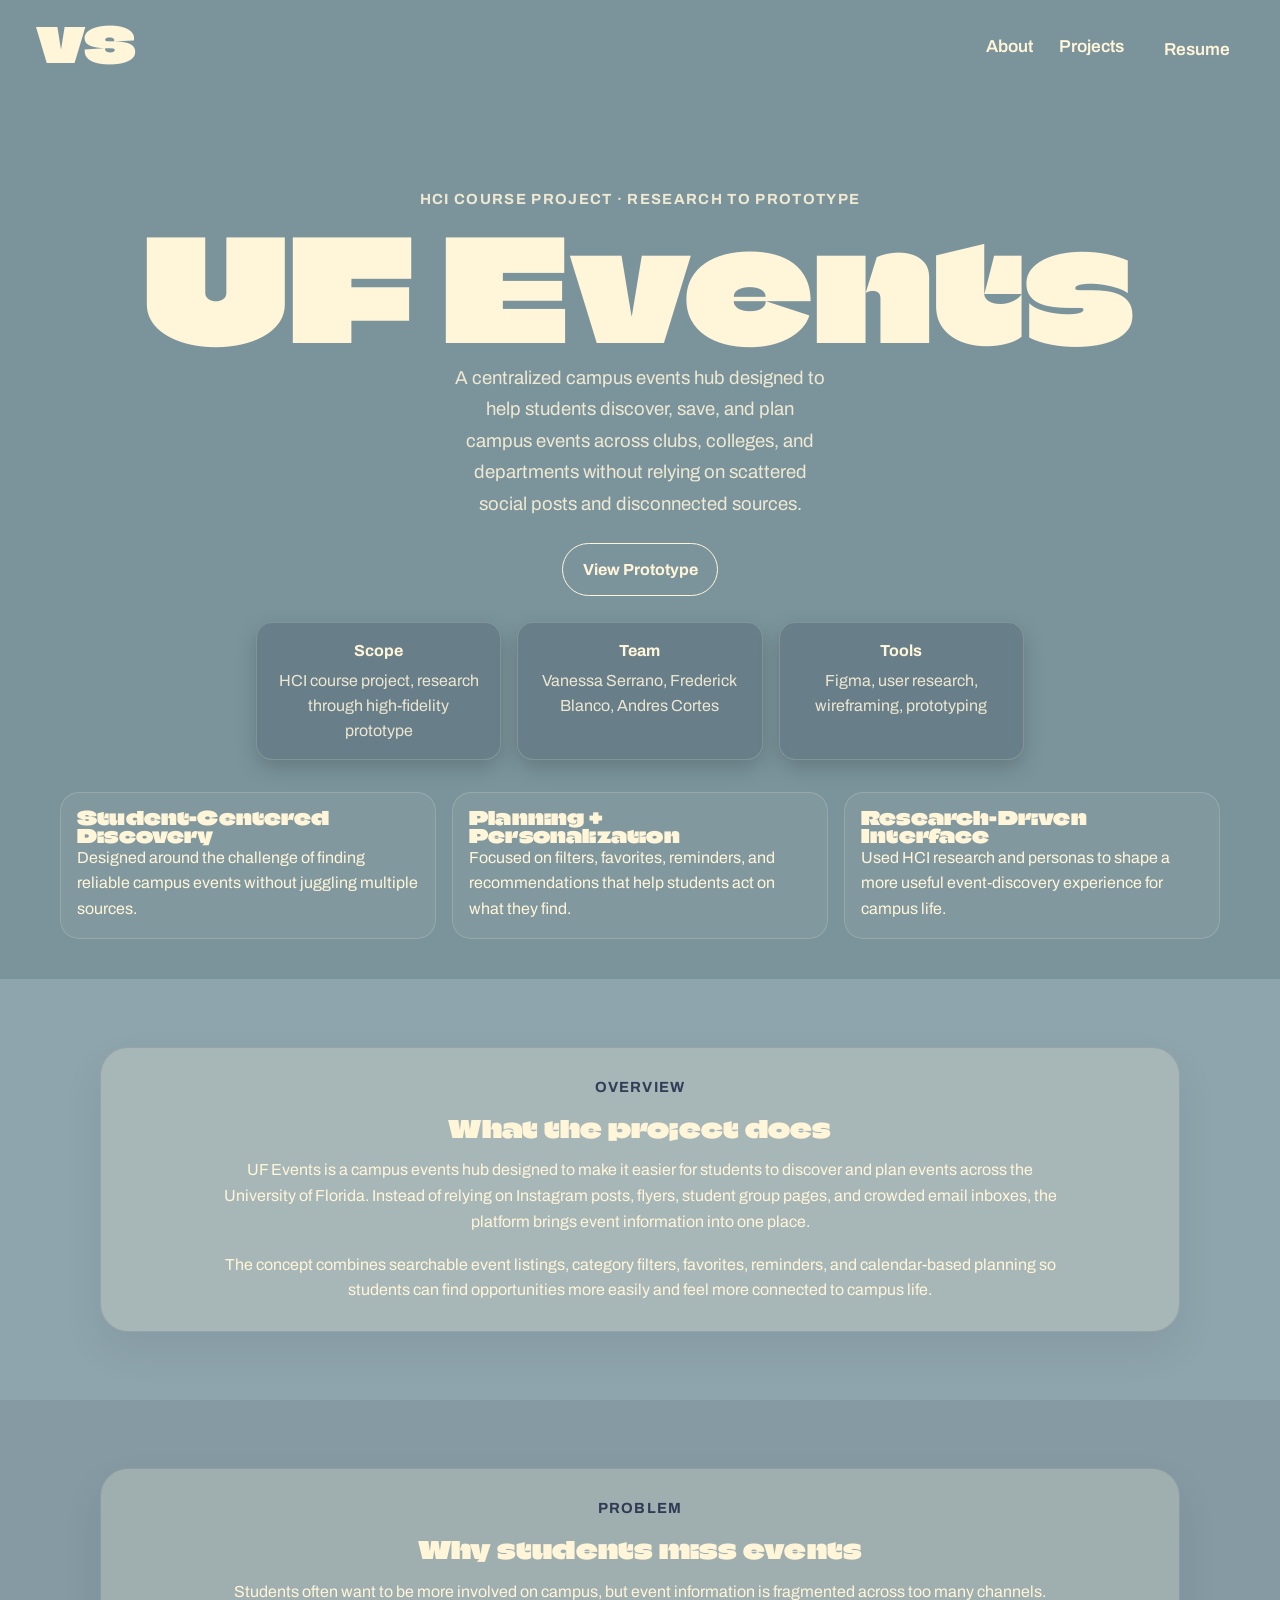
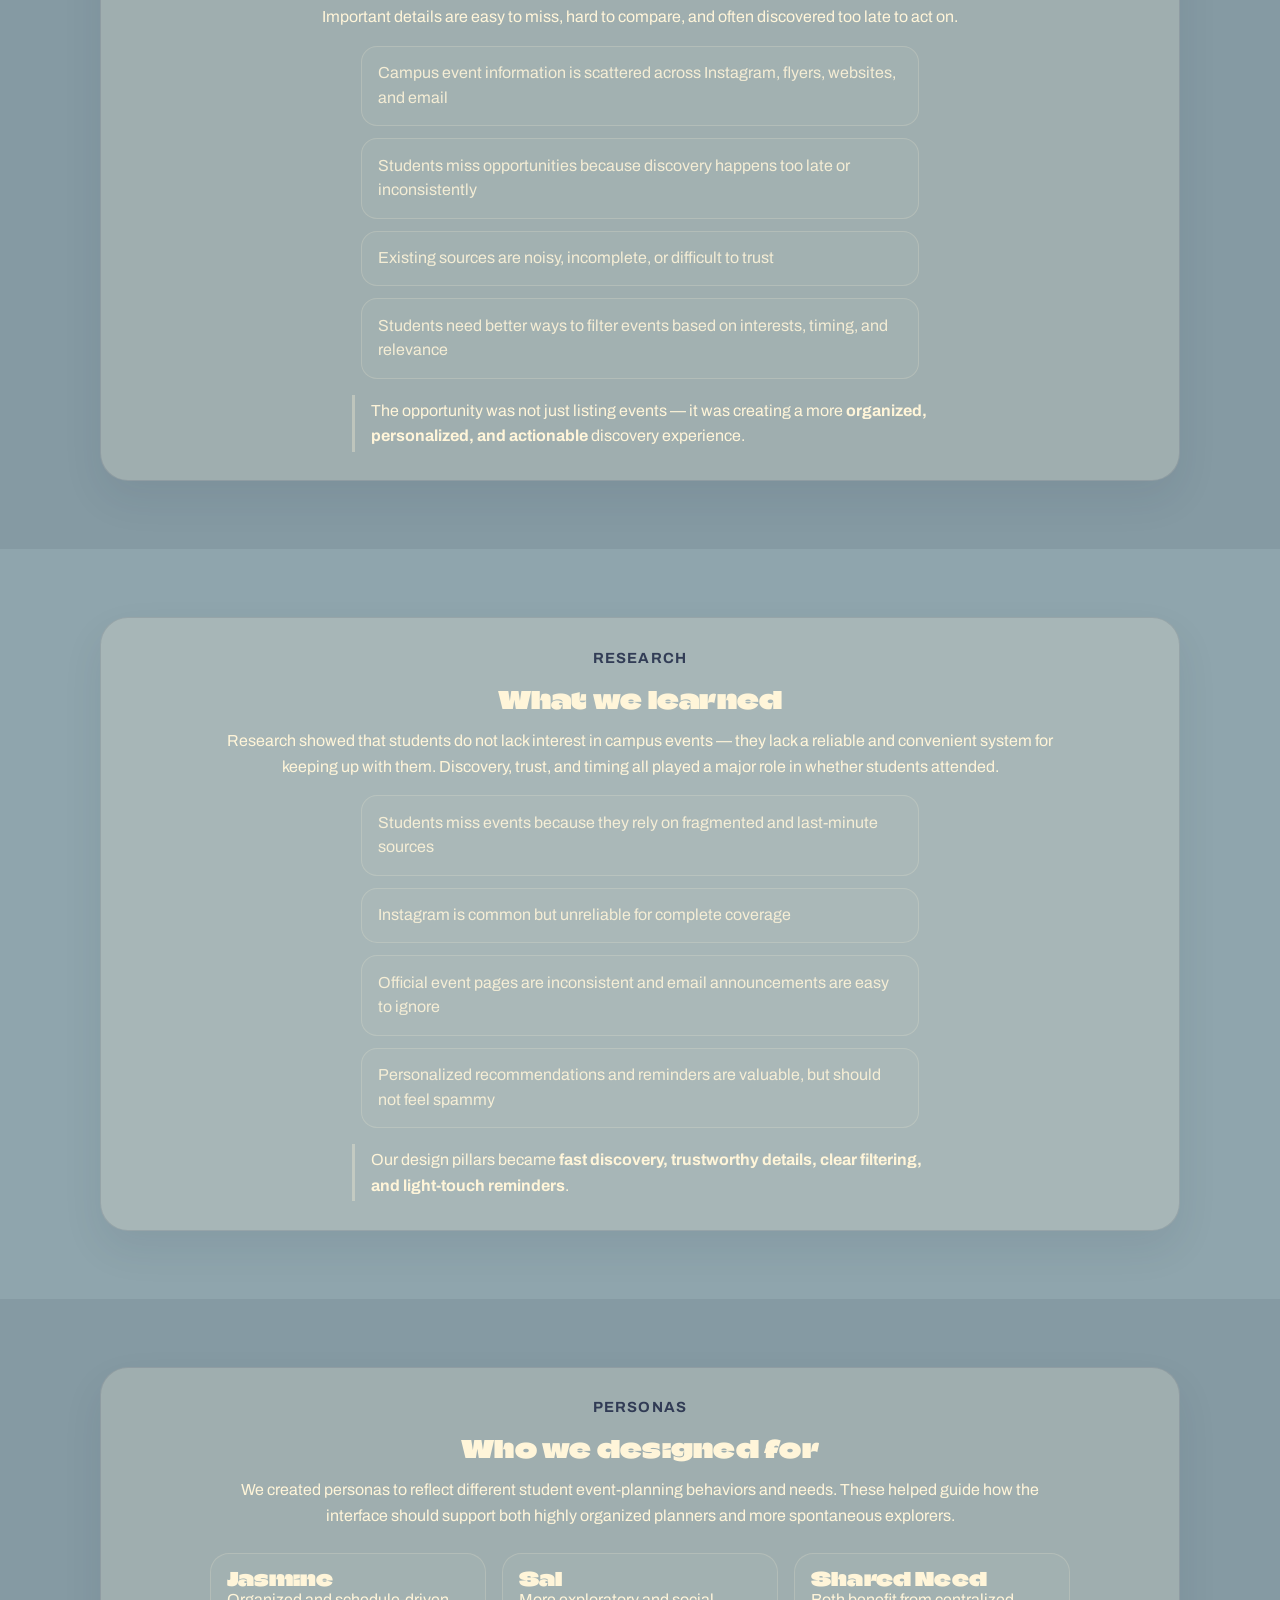
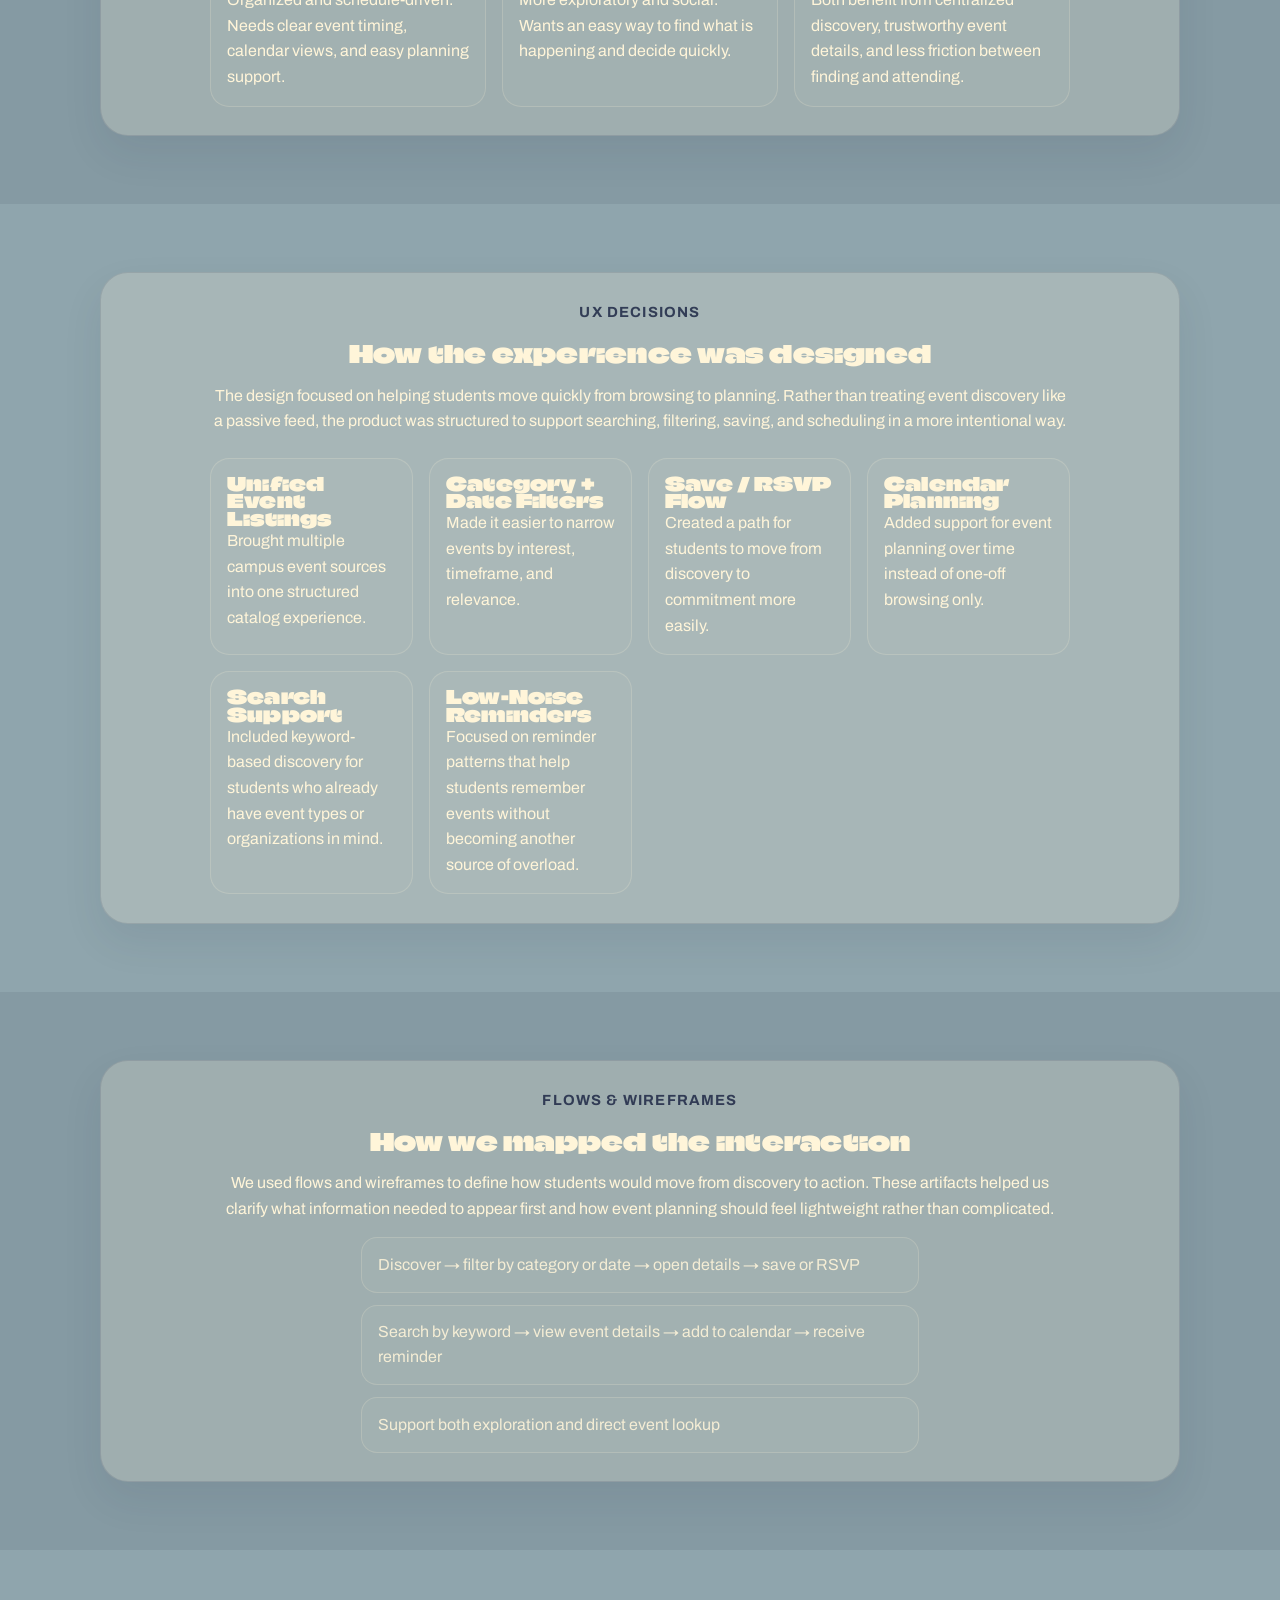
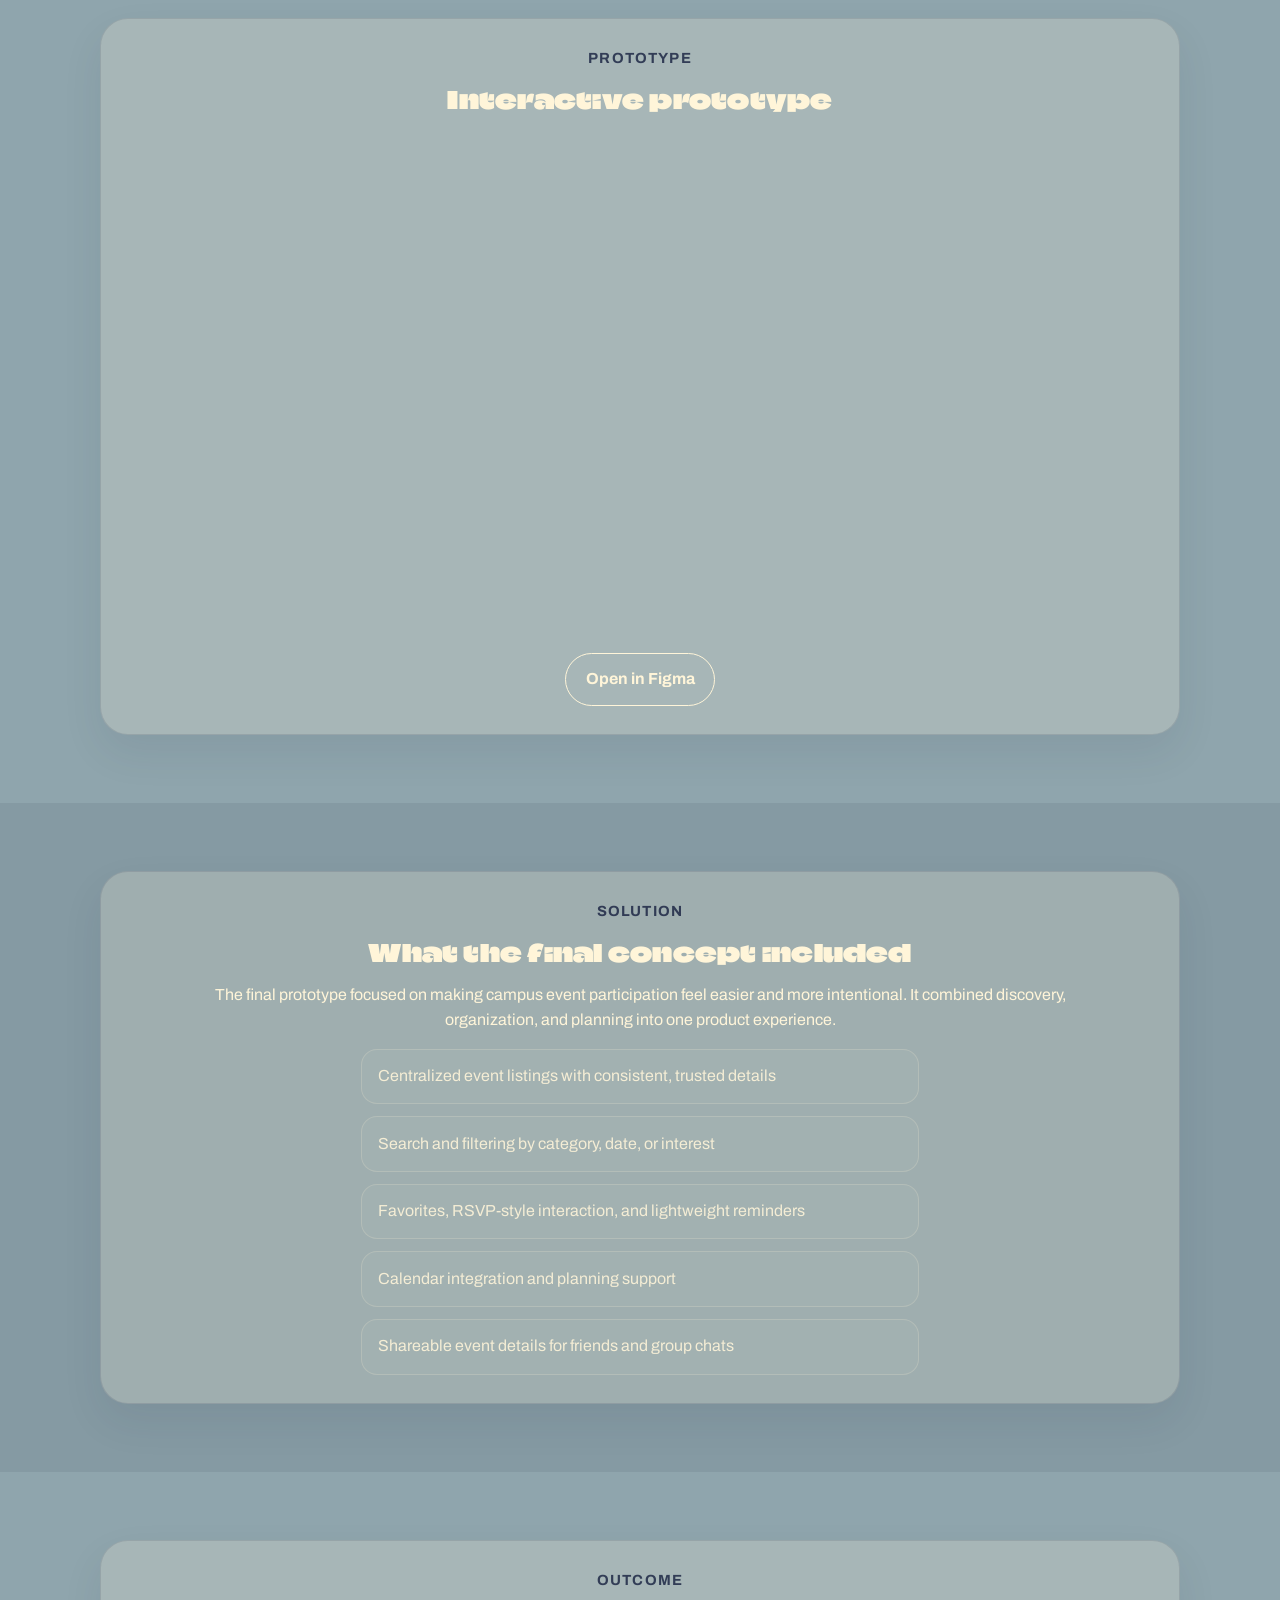
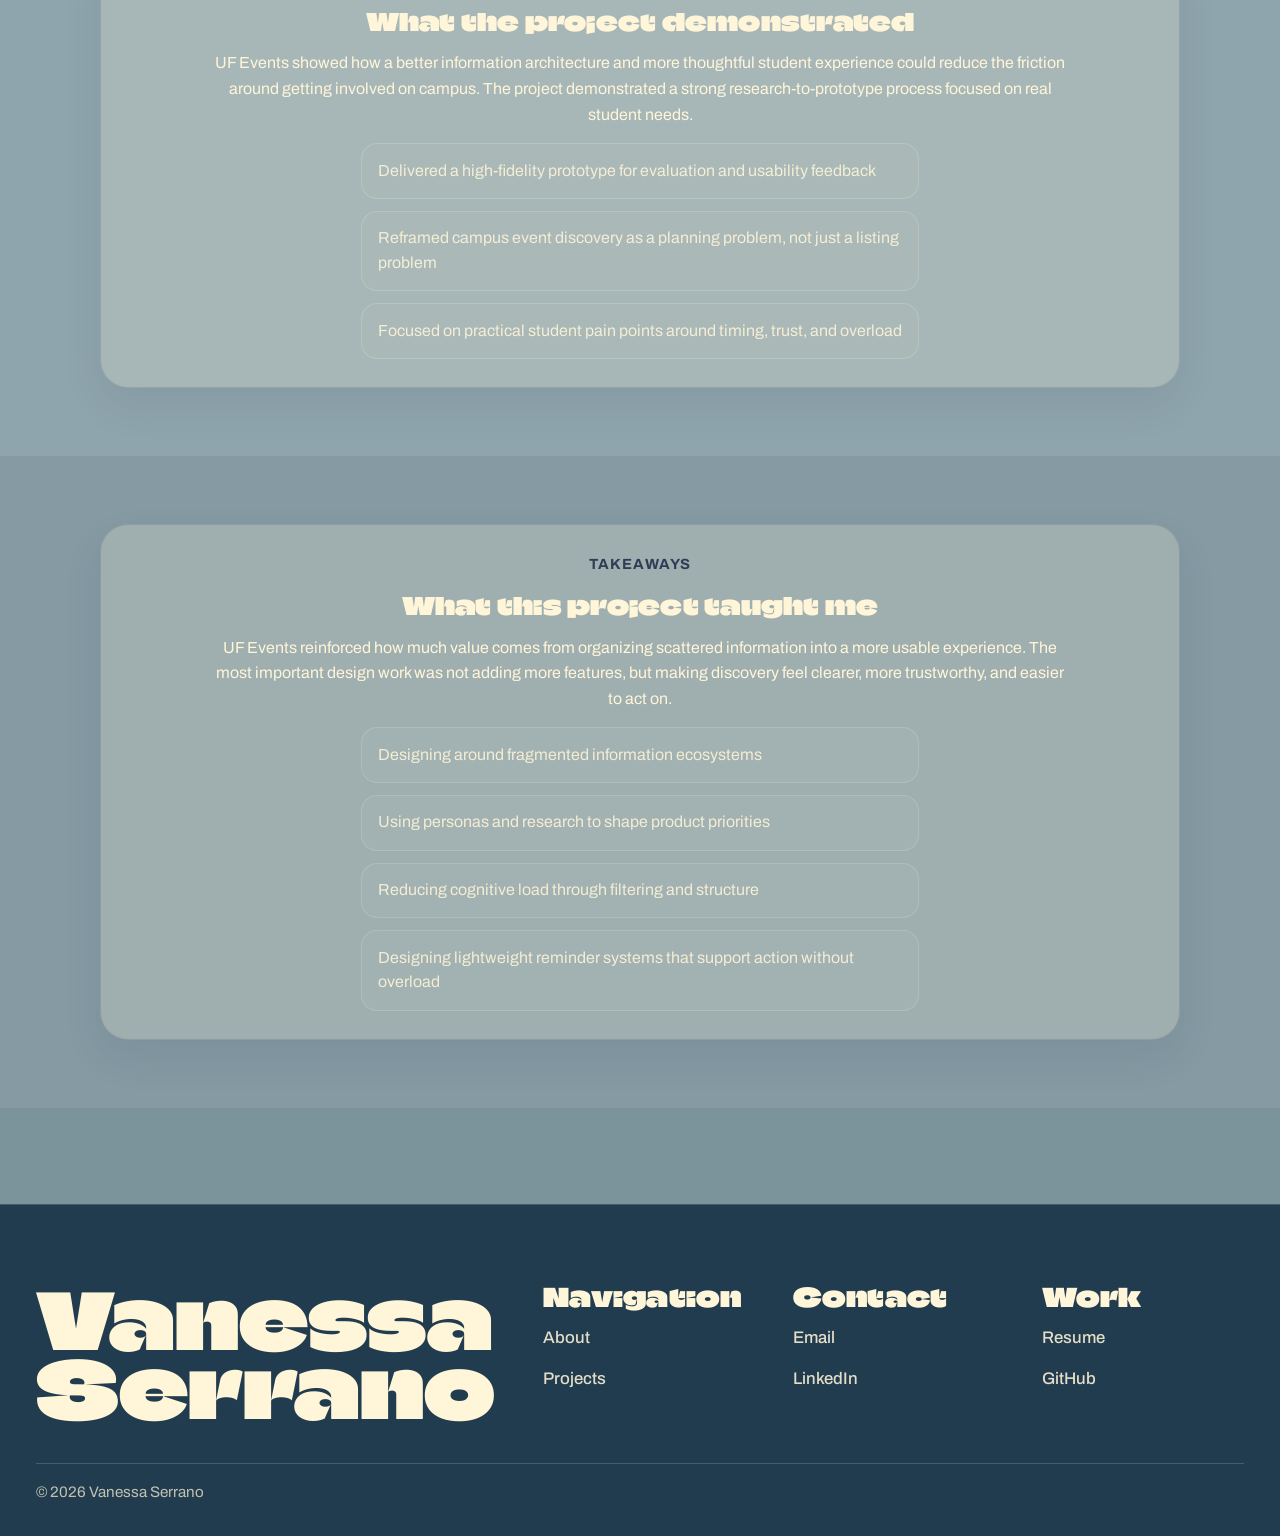
<file: project-ufevents.html>
<!doctype html>
<html lang="en">
<head>
    <meta charset="utf-8" />
    <meta name="viewport" content="width=device-width, initial-scale=1" />
    <title>UF Events — Vanessa Serrano</title>
    <meta
            name="description"
            content="UF Events — Campus Events Hub. A student-first HCI project that centralizes campus event discovery, filtering, saves, reminders, and planning."
    />
    <link rel="stylesheet" href="style.css" />
</head>
<body class="project-page">

<header class="nav" role="banner">
    <div class="nav__inner nav__inner--home">
        <a class="logo logo--home" href="index.html" aria-label="Home">VS</a>

        <nav id="site-nav" class="nav__links nav__links--home" aria-label="Primary">
            <a href="about.html">About</a>
            <a href="projects.html">Projects</a>
            <a
                    href="assets/resume.pdf"
                    target="_blank"
                    rel="noopener"
                    class="nav__resume"
                    aria-label="Download resume"
            >
                Resume
            </a>
        </nav>

        <button
                class="nav__toggle"
                aria-label="Toggle menu"
                aria-controls="site-nav"
                aria-expanded="false"
        >
            Menu
        </button>
    </div>
</header>

<main>
    <section class="project-hero">
        <div class="container">
            <div class="project-hero__layout">
                <div>
                    <p class="project-hero__eyebrow">HCI Course Project &middot; Research to Prototype</p>
                    <h1>UF Events</h1>
                    <p class="project-hero__lede">
                        A centralized campus events hub designed to help students discover,
                        save, and plan campus events across clubs, colleges, and departments
                        without relying on scattered social posts and disconnected sources.
                    </p>

                    <div class="project-actions" style="justify-content:center;">
                        <a
                                class="project-site-link"
                                href="https://www.figma.com/proto/usC5UQhXPWuqM8bA1qMP9h/User-Design?node-id=252-187&page-id=0%3A1&starting-point-node-id=252%3A187&scaling=scale-down&content-scaling=fixed&show-proto-sidebar=1"
                                target="_blank"
                                rel="noopener"
                        >
                            View Prototype
                        </a>
                    </div>
                </div>

                <div class="project-meta">
                    <div class="meta-item">
                        <b>Scope</b>
                        HCI course project, research through high-fidelity prototype
                    </div>
                    <div class="meta-item">
                        <b>Team</b>
                        Vanessa Serrano, Frederick Blanco, Andres Cortes
                    </div>
                    <div class="meta-item">
                        <b>Tools</b>
                        Figma, user research, wireframing, prototyping
                    </div>
                </div>
            </div>

            <div class="project-highlight-grid" style="margin-top: 2rem;">
                <div class="project-highlight">
                    <h3>Student-Centered Discovery</h3>
                    <p>Designed around the challenge of finding reliable campus events without juggling multiple sources.</p>
                </div>

                <div class="project-highlight">
                    <h3>Planning + Personalization</h3>
                    <p>Focused on filters, favorites, reminders, and recommendations that help students act on what they find.</p>
                </div>

                <div class="project-highlight">
                    <h3>Research-Driven Interface</h3>
                    <p>Used HCI research and personas to shape a more useful event-discovery experience for campus life.</p>
                </div>
            </div>
        </div>
    </section>

    <section class="project-band project-band--soft">
        <div class="project-wrap">
            <div class="project-shell">
                <div class="project-main">
                    <p class="project-kicker">Overview</p>
                    <h2>What the project does</h2>

                    <p>
                        UF Events is a campus events hub designed to make it easier for students to discover and plan events
                        across the University of Florida. Instead of relying on Instagram posts, flyers, student group pages,
                        and crowded email inboxes, the platform brings event information into one place.
                    </p>

                    <p>
                        The concept combines searchable event listings, category filters, favorites, reminders, and calendar-based
                        planning so students can find opportunities more easily and feel more connected to campus life.
                    </p>
                </div>
            </div>
        </div>
    </section>

    <section class="project-band project-band--deep">
        <div class="project-wrap">
            <div class="project-shell">
                <div class="project-main">
                    <p class="project-kicker">Problem</p>
                    <h2>Why students miss events</h2>

                    <p>
                        Students often want to be more involved on campus, but event information is fragmented across too many channels.
                        Important details are easy to miss, hard to compare, and often discovered too late to act on.
                    </p>

                    <ul class="project-bullets">
                        <li>Campus event information is scattered across Instagram, flyers, websites, and email</li>
                        <li>Students miss opportunities because discovery happens too late or inconsistently</li>
                        <li>Existing sources are noisy, incomplete, or difficult to trust</li>
                        <li>Students need better ways to filter events based on interests, timing, and relevance</li>
                    </ul>

                    <div class="project-callout">
                        <p>
                            The opportunity was not just listing events — it was creating a more
                            <strong>organized, personalized, and actionable</strong> discovery experience.
                        </p>
                    </div>
                </div>
            </div>
        </div>
    </section>

    <section class="project-band project-band--soft">
        <div class="project-wrap">
            <div class="project-shell">
                <div class="project-main">
                    <p class="project-kicker">Research</p>
                    <h2>What we learned</h2>

                    <p>
                        Research showed that students do not lack interest in campus events — they lack a reliable and convenient system
                        for keeping up with them. Discovery, trust, and timing all played a major role in whether students attended.
                    </p>

                    <ul class="project-bullets">
                        <li>Students miss events because they rely on fragmented and last-minute sources</li>
                        <li>Instagram is common but unreliable for complete coverage</li>
                        <li>Official event pages are inconsistent and email announcements are easy to ignore</li>
                        <li>Personalized recommendations and reminders are valuable, but should not feel spammy</li>
                    </ul>

                    <div class="project-callout">
                        <p>
                            Our design pillars became <strong>fast discovery, trustworthy details, clear filtering,
                            and light-touch reminders</strong>.
                        </p>
                    </div>
                </div>
            </div>
        </div>
    </section>

    <section class="project-band project-band--deep">
        <div class="project-wrap">
            <div class="project-shell">
                <div class="project-main">
                    <p class="project-kicker">Personas</p>
                    <h2>Who we designed for</h2>

                    <p>
                        We created personas to reflect different student event-planning behaviors and needs.
                        These helped guide how the interface should support both highly organized planners and more spontaneous explorers.
                    </p>

                    <div class="project-highlight-grid">
                        <div class="project-highlight">
                            <h3>Jasmine</h3>
                            <p>Organized and schedule-driven. Needs clear event timing, calendar views, and easy planning support.</p>
                        </div>

                        <div class="project-highlight">
                            <h3>Sal</h3>
                            <p>More exploratory and social. Wants an easy way to find what is happening and decide quickly.</p>
                        </div>

                        <div class="project-highlight">
                            <h3>Shared Need</h3>
                            <p>Both benefit from centralized discovery, trustworthy event details, and less friction between finding and attending.</p>
                        </div>
                    </div>
                </div>
            </div>
        </div>
    </section>

    <section class="project-band project-band--soft">
        <div class="project-wrap">
            <div class="project-shell">
                <div class="project-main">
                    <p class="project-kicker">UX Decisions</p>
                    <h2>How the experience was designed</h2>

                    <p>
                        The design focused on helping students move quickly from browsing to planning. Rather than treating event discovery
                        like a passive feed, the product was structured to support searching, filtering, saving, and scheduling in a more intentional way.
                    </p>

                    <div class="project-highlight-grid">
                        <div class="project-highlight">
                            <h3>Unified Event Listings</h3>
                            <p>Brought multiple campus event sources into one structured catalog experience.</p>
                        </div>

                        <div class="project-highlight">
                            <h3>Category + Date Filters</h3>
                            <p>Made it easier to narrow events by interest, timeframe, and relevance.</p>
                        </div>

                        <div class="project-highlight">
                            <h3>Save / RSVP Flow</h3>
                            <p>Created a path for students to move from discovery to commitment more easily.</p>
                        </div>

                        <div class="project-highlight">
                            <h3>Calendar Planning</h3>
                            <p>Added support for event planning over time instead of one-off browsing only.</p>
                        </div>

                        <div class="project-highlight">
                            <h3>Search Support</h3>
                            <p>Included keyword-based discovery for students who already have event types or organizations in mind.</p>
                        </div>

                        <div class="project-highlight">
                            <h3>Low-Noise Reminders</h3>
                            <p>Focused on reminder patterns that help students remember events without becoming another source of overload.</p>
                        </div>
                    </div>
                </div>
            </div>
        </div>
    </section>

    <section class="project-band project-band--deep">
        <div class="project-wrap">
            <div class="project-shell">
                <div class="project-main">
                    <p class="project-kicker">Flows & Wireframes</p>
                    <h2>How we mapped the interaction</h2>

                    <p>
                        We used flows and wireframes to define how students would move from discovery to action.
                        These artifacts helped us clarify what information needed to appear first and how event planning should feel lightweight rather than complicated.
                    </p>

                    <ul class="project-bullets">
                        <li>Discover → filter by category or date → open details → save or RSVP</li>
                        <li>Search by keyword → view event details → add to calendar → receive reminder</li>
                        <li>Support both exploration and direct event lookup</li>
                    </ul>

<!--                    <div class="image-pair">-->
<!--                        <figure>-->
<!--                            <img src="assets/images/uf-wireflow-1.jpg" alt="UF Events wireflow showing discovery and planning flow">-->
<!--                            <figcaption>Wireflow for event discovery and planning.</figcaption>-->
<!--                        </figure>-->

<!--                        <figure>-->
<!--                            <img src="assets/images/uf-wireflow-2.jpg" alt="UF Events wireflow showing search and event detail flow">-->
<!--                            <figcaption>Wireflow for search, event details, and next actions.</figcaption>-->
<!--                        </figure>-->
<!--                    </div>-->
                </div>
            </div>
        </div>
    </section>

    <section class="project-band project-band--soft">
        <div class="project-wrap">
            <div class="project-shell">
                <div class="project-main">
                    <p class="project-kicker">Prototype</p>
                    <h2>Interactive prototype</h2>

                    <div class="project-image">
                        <iframe
                                title="UF Events interactive prototype"
                                src="https://www.figma.com/embed?embed_host=share&url=https%3A%2F%2Fwww.figma.com%2Fproto%2FusC5UQhXPWuqM8bA1qMP9h%2FUser-Design%3Fnode-id%3D252-187%26node-type%3Dcanvas%26scaling%3Dscale-down%26content-scaling%3Dfixed%26page-id%3D0%253A1%26starting-point-node-id%3D252%253A187%26show-proto-sidebar%3D1"
                                style="width:100%; aspect-ratio:16/9; border:0; display:block;"
                                allowfullscreen
                                loading="lazy"
                        ></iframe>
                    </div>

                    <div class="project-actions" style="justify-content:center;">
                        <a
                                class="project-site-link"
                                href="https://www.figma.com/proto/usC5UQhXPWuqM8bA1qMP9h/User-Design?node-id=252-187&page-id=0%3A1&starting-point-node-id=252%3A187&scaling=scale-down&content-scaling=fixed&show-proto-sidebar=1"
                                target="_blank"
                                rel="noopener"
                        >
                            Open in Figma
                        </a>
                    </div>
                </div>
            </div>
        </div>
    </section>

    <section class="project-band project-band--deep">
        <div class="project-wrap">
            <div class="project-shell">
                <div class="project-main">
                    <p class="project-kicker">Solution</p>
                    <h2>What the final concept included</h2>

                    <p>
                        The final prototype focused on making campus event participation feel easier and more intentional.
                        It combined discovery, organization, and planning into one product experience.
                    </p>

                    <ul class="project-bullets">
                        <li>Centralized event listings with consistent, trusted details</li>
                        <li>Search and filtering by category, date, or interest</li>
                        <li>Favorites, RSVP-style interaction, and lightweight reminders</li>
                        <li>Calendar integration and planning support</li>
                        <li>Shareable event details for friends and group chats</li>
                    </ul>
                </div>
            </div>
        </div>
    </section>

    <section class="project-band project-band--soft">
        <div class="project-wrap">
            <div class="project-shell">
                <div class="project-main">
                    <p class="project-kicker">Outcome</p>
                    <h2>What the project demonstrated</h2>

                    <p>
                        UF Events showed how a better information architecture and more thoughtful student experience could reduce the friction
                        around getting involved on campus. The project demonstrated a strong research-to-prototype process focused on real student needs.
                    </p>

                    <ul class="project-bullets">
                        <li>Delivered a high-fidelity prototype for evaluation and usability feedback</li>
                        <li>Reframed campus event discovery as a planning problem, not just a listing problem</li>
                        <li>Focused on practical student pain points around timing, trust, and overload</li>
                    </ul>
                </div>
            </div>
        </div>
    </section>

    <section class="project-band project-band--deep">
        <div class="project-wrap">
            <div class="project-shell">
                <div class="project-main">
                    <p class="project-kicker">Takeaways</p>
                    <h2>What this project taught me</h2>

                    <p>
                        UF Events reinforced how much value comes from organizing scattered information into a more usable experience.
                        The most important design work was not adding more features, but making discovery feel clearer, more trustworthy,
                        and easier to act on.
                    </p>

                    <ul class="project-bullets">
                        <li>Designing around fragmented information ecosystems</li>
                        <li>Using personas and research to shape product priorities</li>
                        <li>Reducing cognitive load through filtering and structure</li>
                        <li>Designing lightweight reminder systems that support action without overload</li>
                    </ul>
                </div>
            </div>
        </div>
    </section>
</main>

<footer class="footer" role="contentinfo">
    <div class="cols">
        <div class="footer-brand">
            <div class="footer-brand__name">Vanessa Serrano</div>
        </div>

        <div>
            <h3>Navigation</h3>
            <a href="about.html">About</a>
            <a href="projects.html">Projects</a>
        </div>

        <div>
            <h3>Contact</h3>
            <a href="mailto:vanessannserrano@gmail.com">Email</a>
            <a href="https://www.linkedin.com/in/vanessa-n-serrano" target="_blank" rel="noopener">LinkedIn</a>
        </div>

        <div>
            <h3>Work</h3>
            <a href="assets/resume.pdf" target="_blank" rel="noopener">Resume</a>
            <a href="https://github.com/vanessanserrano" target="_blank" rel="noopener">GitHub</a>
        </div>
    </div>

    <p class="copyright">© <span id="year"></span> Vanessa Serrano</p>
</footer>

<script>
    const year = document.getElementById("year");
    if (year) year.textContent = new Date().getFullYear();

    const toggle = document.querySelector(".nav__toggle");
    const nav = document.getElementById("site-nav");

    if (toggle && nav) {
        toggle.addEventListener("click", () => {
            const expanded = toggle.getAttribute("aria-expanded") === "true";
            toggle.setAttribute("aria-expanded", String(!expanded));
            nav.classList.toggle("is-open");
        });
    }
</script>
</body>
</html>
</file>
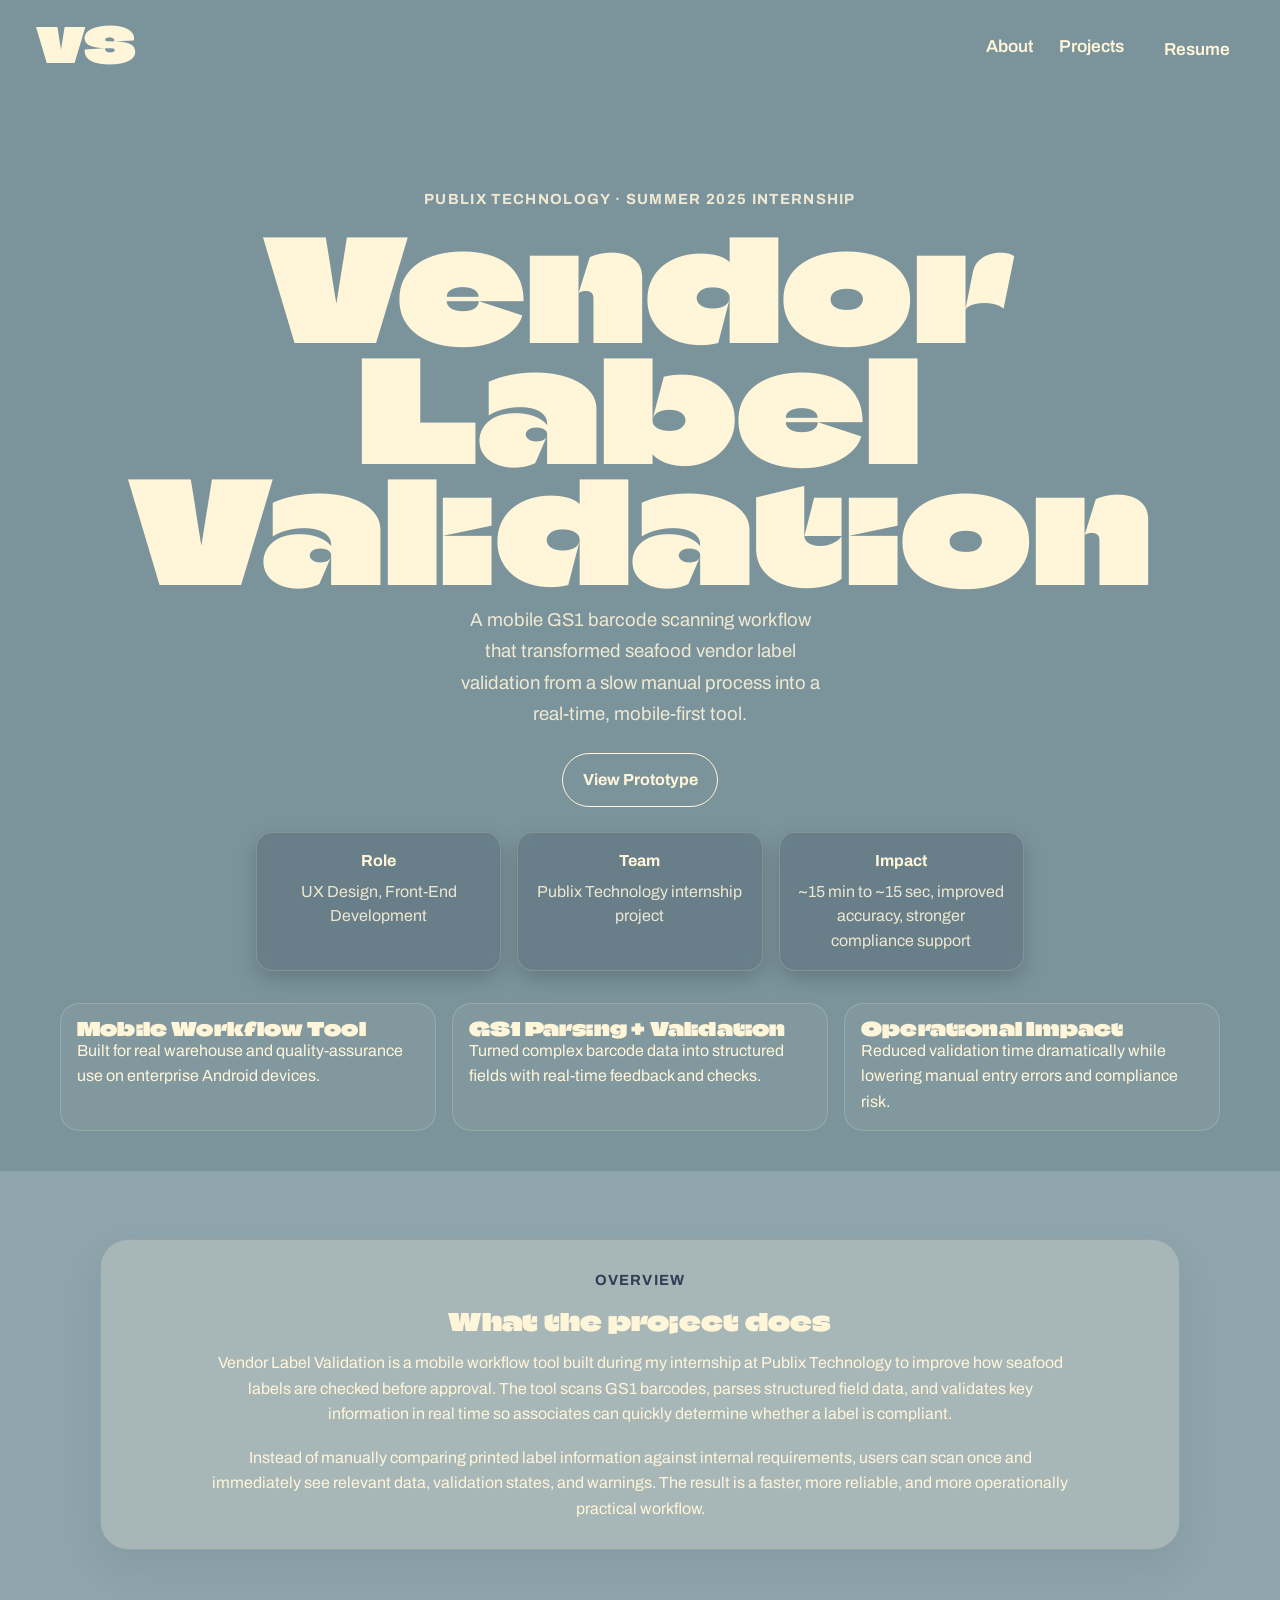
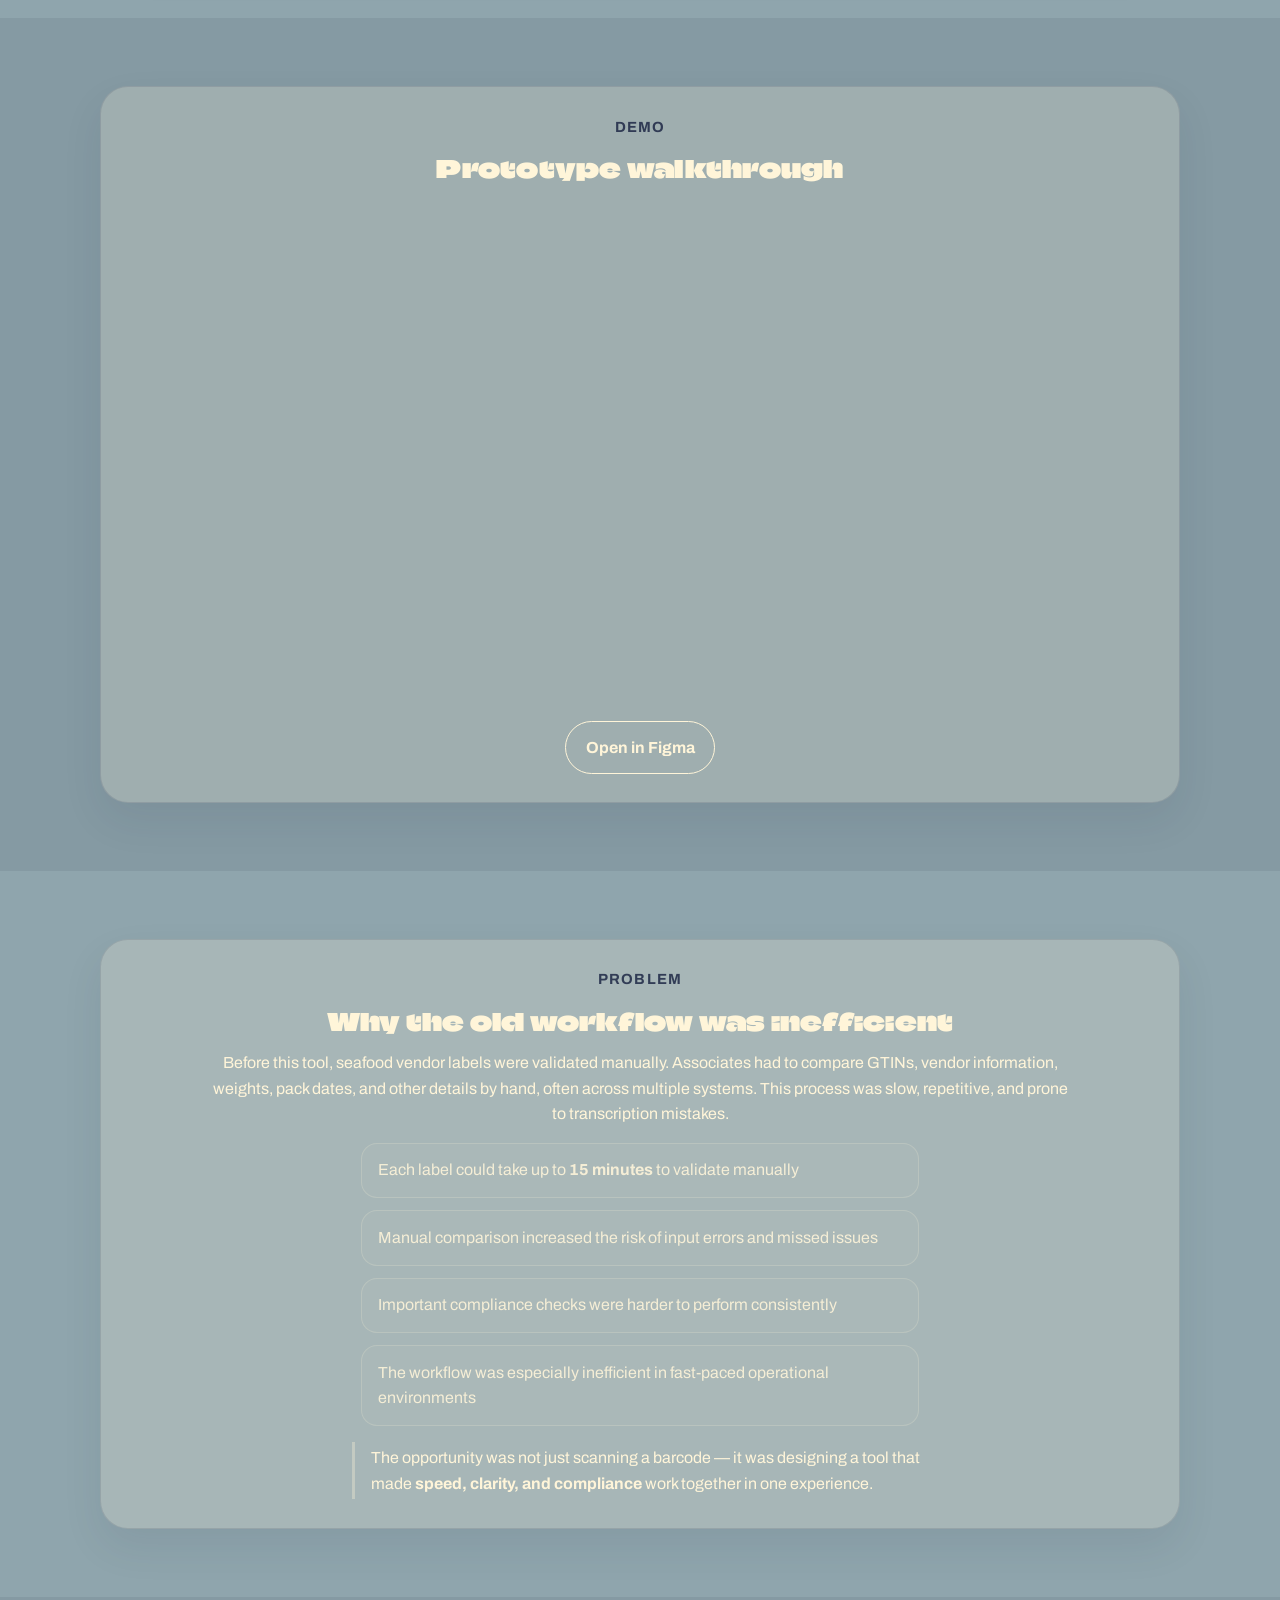
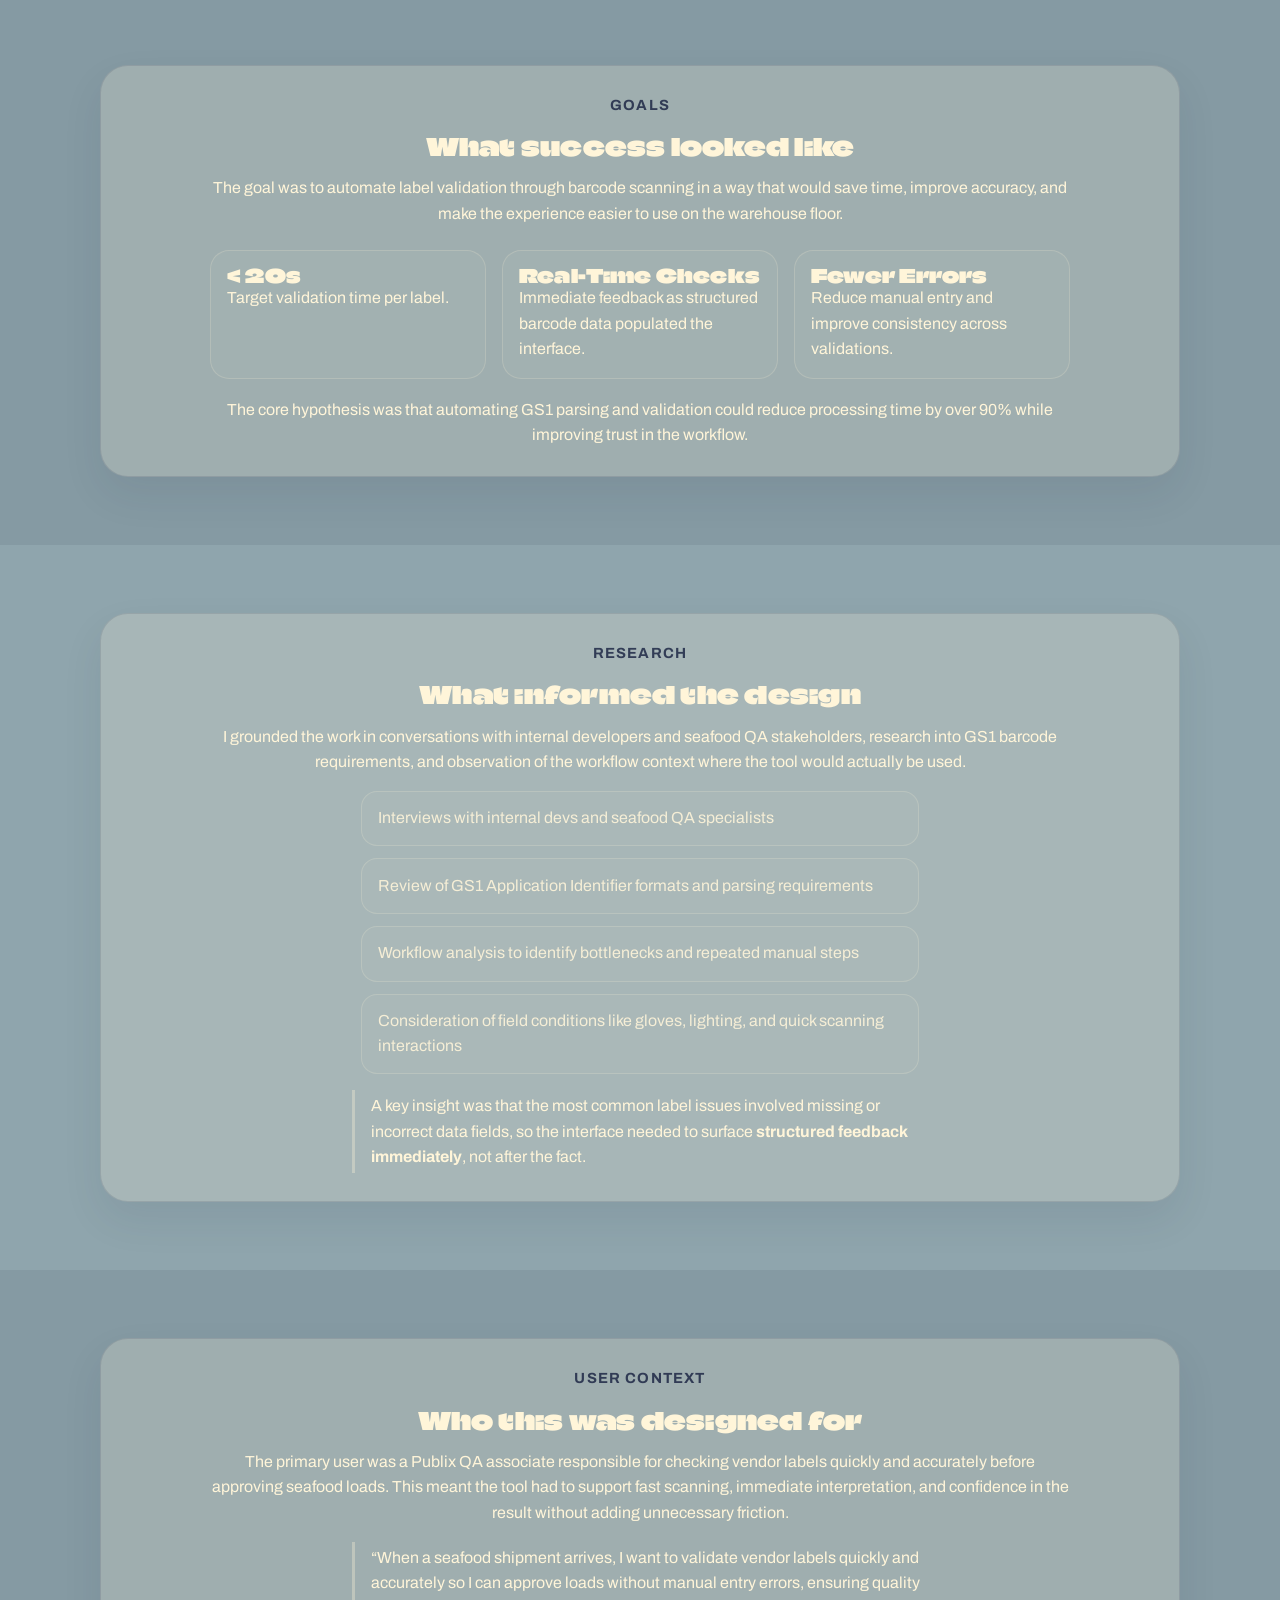
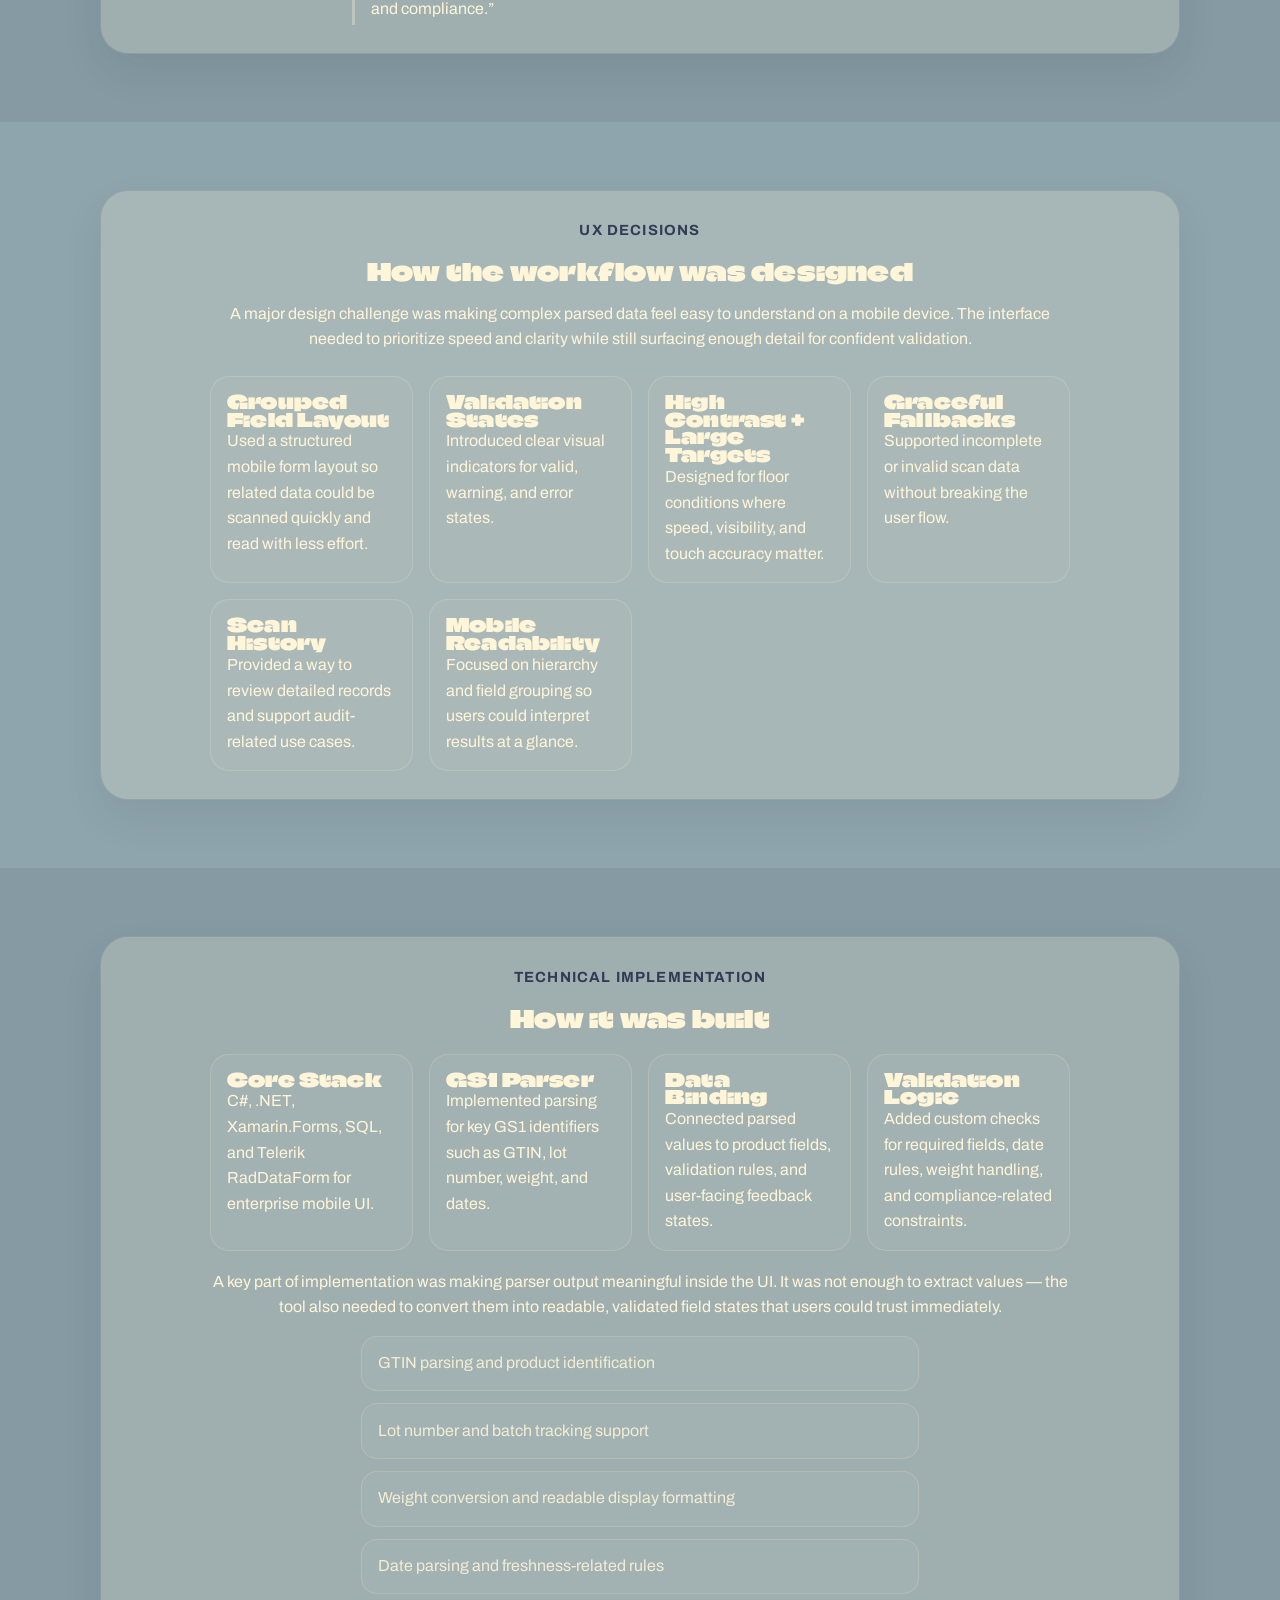
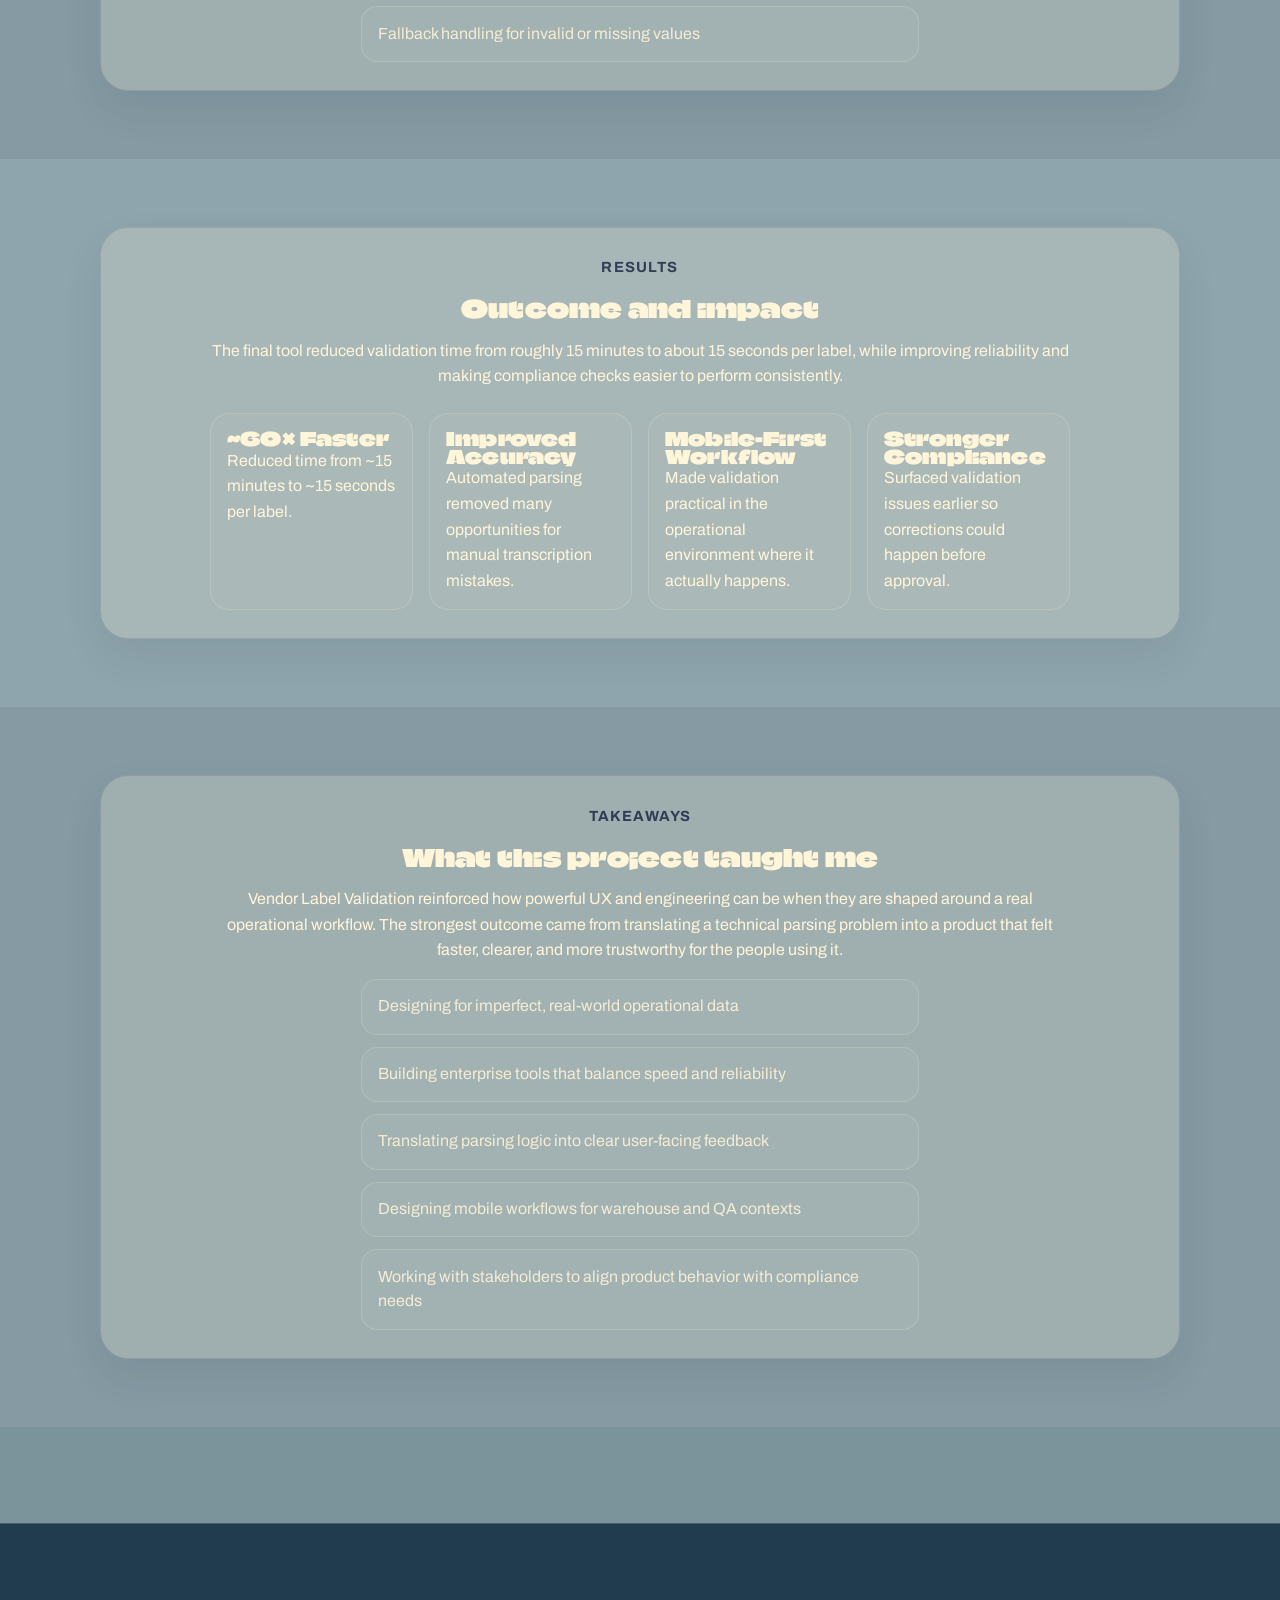
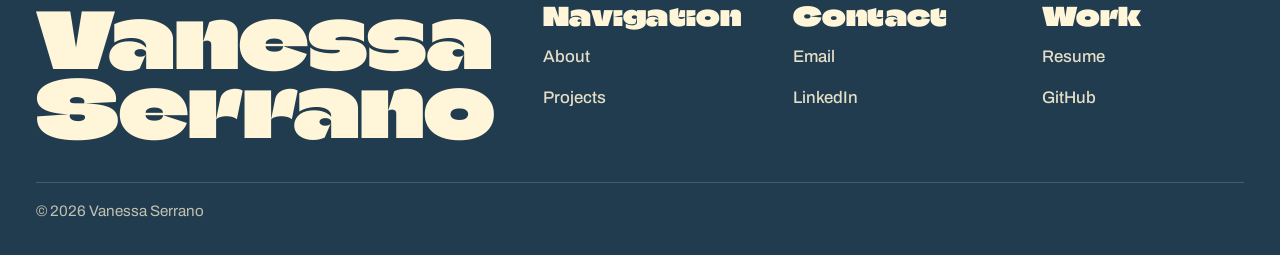
<file: project-vlv.html>
<!doctype html>
<html lang="en">
<head>
    <meta charset="utf-8" />
    <meta name="viewport" content="width=device-width, initial-scale=1" />
    <title>Vendor Label Validation — Vanessa Serrano</title>
    <meta
            name="description"
            content="Vendor Label Validation Tool built at Publix Technology. A GS1 barcode scanning workflow that reduced manual seafood label validation from ~15 minutes to ~15 seconds."
    />
    <link rel="stylesheet" href="style.css" />
</head>
<body class="project-page">

<header class="nav" role="banner">
    <div class="nav__inner nav__inner--home">
        <a class="logo logo--home" href="index.html" aria-label="Home">VS</a>

        <nav id="site-nav" class="nav__links nav__links--home" aria-label="Primary">
            <a href="about.html">About</a>
            <a href="projects.html">Projects</a>
            <a
                    href="assets/resume.pdf"
                    target="_blank"
                    rel="noopener"
                    class="nav__resume"
                    aria-label="Download resume"
            >
                Resume
            </a>
        </nav>

        <button
                class="nav__toggle"
                aria-label="Toggle menu"
                aria-controls="site-nav"
                aria-expanded="false"
        >
            Menu
        </button>
    </div>
</header>

<main>
    <section class="project-hero">
        <div class="container">
            <div class="project-hero__layout">
                <div>
                    <p class="project-hero__eyebrow">Publix Technology &middot; Summer 2025 Internship</p>
                    <h1>Vendor Label Validation</h1>
                    <p class="project-hero__lede">
                        A mobile GS1 barcode scanning workflow that transformed seafood vendor label validation
                        from a slow manual process into a real-time, mobile-first tool.
                    </p>

                    <div class="project-actions" style="justify-content:center;">
                        <a
                                class="project-site-link"
                                href="https://www.figma.com/proto/wdfXEhDdfQpoVy2UlLEjlM/VLV-Walkthrough?node-id=5-31&p=f&scaling=contain&content-scaling=fixed&page-id=0%3A1&starting-point-node-id=40%3A3"
                                target="_blank"
                                rel="noopener"
                        >
                            View Prototype
                        </a>
                    </div>
                </div>

                <div class="project-meta">
                    <div class="meta-item">
                        <b>Role</b>
                        UX Design, Front-End Development
                    </div>
                    <div class="meta-item">
                        <b>Team</b>
                        Publix Technology internship project
                    </div>
                    <div class="meta-item">
                        <b>Impact</b>
                        ~15 min to ~15 sec, improved accuracy, stronger compliance support
                    </div>
                </div>
            </div>

            <div class="project-highlight-grid" style="margin-top: 2rem;">
                <div class="project-highlight">
                    <h3>Mobile Workflow Tool</h3>
                    <p>Built for real warehouse and quality-assurance use on enterprise Android devices.</p>
                </div>

                <div class="project-highlight">
                    <h3>GS1 Parsing + Validation</h3>
                    <p>Turned complex barcode data into structured fields with real-time feedback and checks.</p>
                </div>

                <div class="project-highlight">
                    <h3>Operational Impact</h3>
                    <p>Reduced validation time dramatically while lowering manual entry errors and compliance risk.</p>
                </div>
            </div>
        </div>
    </section>

    <section class="project-band project-band--soft">
        <div class="project-wrap">
            <div class="project-shell">
                <div class="project-main">
                    <p class="project-kicker">Overview</p>
                    <h2>What the project does</h2>

                    <p>
                        Vendor Label Validation is a mobile workflow tool built during my internship at Publix Technology
                        to improve how seafood labels are checked before approval. The tool scans GS1 barcodes,
                        parses structured field data, and validates key information in real time so associates can quickly
                        determine whether a label is compliant.
                    </p>

                    <p>
                        Instead of manually comparing printed label information against internal requirements, users can scan once
                        and immediately see relevant data, validation states, and warnings. The result is a faster, more reliable,
                        and more operationally practical workflow.
                    </p>
                </div>
            </div>
        </div>
    </section>

    <section class="project-band project-band--deep">
        <div class="project-wrap">
            <div class="project-shell">
                <div class="project-main">
                    <p class="project-kicker">Demo</p>
                    <h2>Prototype walkthrough</h2>
                    <div class="project-image">
                        <iframe
                                src="https://embed.figma.com/proto/wdfXEhDdfQpoVy2UlLEjlM/VLV-Walkthrough?node-id=5-31&p=f&scaling=contain&content-scaling=fixed&page-id=0%3A1&starting-point-node-id=40%3A3&embed-host=share"
                                title="Vendor Label Validation Figma prototype"
                                style="width:100%; aspect-ratio:16/9; border:0; display:block;"
                                allowfullscreen
                                loading="lazy"
                        ></iframe>
                    </div>

                    <div class="project-actions" style="justify-content:center;">
                        <a
                                class="project-site-link"
                                href="https://www.figma.com/proto/wdfXEhDdfQpoVy2UlLEjlM/VLV-Walkthrough?node-id=5-31&p=f&scaling=contain&content-scaling=fixed&page-id=0%3A1&starting-point-node-id=40%3A3"
                                target="_blank"
                                rel="noopener"
                        >
                            Open in Figma
                        </a>
                    </div>
                </div>
            </div>
        </div>
    </section>



    <section class="project-band project-band--soft">
        <div class="project-wrap">
            <div class="project-shell">
                <div class="project-main">
                    <p class="project-kicker">Problem</p>
                    <h2>Why the old workflow was inefficient</h2>

                    <p>
                        Before this tool, seafood vendor labels were validated manually. Associates had to compare GTINs,
                        vendor information, weights, pack dates, and other details by hand, often across multiple systems.
                        This process was slow, repetitive, and prone to transcription mistakes.
                    </p>

                    <ul class="project-bullets">
                        <li>Each label could take up to <strong>15 minutes</strong> to validate manually</li>
                        <li>Manual comparison increased the risk of input errors and missed issues</li>
                        <li>Important compliance checks were harder to perform consistently</li>
                        <li>The workflow was especially inefficient in fast-paced operational environments</li>
                    </ul>

                    <div class="project-callout">
                        <p>
                            The opportunity was not just scanning a barcode — it was designing a tool that made
                            <strong>speed, clarity, and compliance</strong> work together in one experience.
                        </p>
                    </div>
                </div>
            </div>
        </div>
    </section>

    <section class="project-band project-band--deep">
        <div class="project-wrap">
            <div class="project-shell">
                <div class="project-main">
                    <p class="project-kicker">Goals</p>
                    <h2>What success looked like</h2>

                    <p>
                        The goal was to automate label validation through barcode scanning in a way that would save time,
                        improve accuracy, and make the experience easier to use on the warehouse floor.
                    </p>

                    <div class="project-highlight-grid">
                        <div class="project-highlight">
                            <h3>&lt; 20s</h3>
                            <p>Target validation time per label.</p>
                        </div>

                        <div class="project-highlight">
                            <h3>Real-Time Checks</h3>
                            <p>Immediate feedback as structured barcode data populated the interface.</p>
                        </div>

                        <div class="project-highlight">
                            <h3>Fewer Errors</h3>
                            <p>Reduce manual entry and improve consistency across validations.</p>
                        </div>
                    </div>

                    <p>
                        The core hypothesis was that automating GS1 parsing and validation could reduce processing time by over 90%
                        while improving trust in the workflow.
                    </p>
                </div>
            </div>
        </div>
    </section>

    <section class="project-band project-band--soft">
        <div class="project-wrap">
            <div class="project-shell">
                <div class="project-main">
                    <p class="project-kicker">Research</p>
                    <h2>What informed the design</h2>

                    <p>
                        I grounded the work in conversations with internal developers and seafood QA stakeholders,
                        research into GS1 barcode requirements, and observation of the workflow context where the tool would actually be used.
                    </p>

                    <ul class="project-bullets">
                        <li>Interviews with internal devs and seafood QA specialists</li>
                        <li>Review of GS1 Application Identifier formats and parsing requirements</li>
                        <li>Workflow analysis to identify bottlenecks and repeated manual steps</li>
                        <li>Consideration of field conditions like gloves, lighting, and quick scanning interactions</li>
                    </ul>

                    <div class="project-callout">
                        <p>
                            A key insight was that the most common label issues involved missing or incorrect data fields,
                            so the interface needed to surface <strong>structured feedback immediately</strong>, not after the fact.
                        </p>
                    </div>
                </div>
            </div>
        </div>
    </section>

    <section class="project-band project-band--deep">
        <div class="project-wrap">
            <div class="project-shell">
                <div class="project-main">
                    <p class="project-kicker">User Context</p>
                    <h2>Who this was designed for</h2>

                    <p>
                        The primary user was a Publix QA associate responsible for checking vendor labels quickly and accurately
                        before approving seafood loads. This meant the tool had to support fast scanning, immediate interpretation,
                        and confidence in the result without adding unnecessary friction.
                    </p>

                    <div class="project-callout">
                        <p>
                            “When a seafood shipment arrives, I want to validate vendor labels quickly and accurately so I can approve loads
                            without manual entry errors, ensuring quality and compliance.”
                        </p>
                    </div>
                </div>
            </div>
        </div>
    </section>

    <section class="project-band project-band--soft">
        <div class="project-wrap">
            <div class="project-shell">
                <div class="project-main">
                    <p class="project-kicker">UX Decisions</p>
                    <h2>How the workflow was designed</h2>

                    <p>
                        A major design challenge was making complex parsed data feel easy to understand on a mobile device.
                        The interface needed to prioritize speed and clarity while still surfacing enough detail for confident validation.
                    </p>

                    <div class="project-highlight-grid">
                        <div class="project-highlight">
                            <h3>Grouped Field Layout</h3>
                            <p>Used a structured mobile form layout so related data could be scanned quickly and read with less effort.</p>
                        </div>

                        <div class="project-highlight">
                            <h3>Validation States</h3>
                            <p>Introduced clear visual indicators for valid, warning, and error states.</p>
                        </div>

                        <div class="project-highlight">
                            <h3>High Contrast + Large Targets</h3>
                            <p>Designed for floor conditions where speed, visibility, and touch accuracy matter.</p>
                        </div>

                        <div class="project-highlight">
                            <h3>Graceful Fallbacks</h3>
                            <p>Supported incomplete or invalid scan data without breaking the user flow.</p>
                        </div>

                        <div class="project-highlight">
                            <h3>Scan History</h3>
                            <p>Provided a way to review detailed records and support audit-related use cases.</p>
                        </div>

                        <div class="project-highlight">
                            <h3>Mobile Readability</h3>
                            <p>Focused on hierarchy and field grouping so users could interpret results at a glance.</p>
                        </div>
                    </div>

                </div>
            </div>
        </div>
    </section>

    <section class="project-band project-band--deep">
        <div class="project-wrap">
            <div class="project-shell">
                <div class="project-main">
                    <p class="project-kicker">Technical Implementation</p>
                    <h2>How it was built</h2>

                    <div class="project-highlight-grid">
                        <div class="project-highlight">
                            <h3>Core Stack</h3>
                            <p>C#, .NET, Xamarin.Forms, SQL, and Telerik RadDataForm for enterprise mobile UI.</p>
                        </div>

                        <div class="project-highlight">
                            <h3>GS1 Parser</h3>
                            <p>Implemented parsing for key GS1 identifiers such as GTIN, lot number, weight, and dates.</p>
                        </div>

                        <div class="project-highlight">
                            <h3>Data Binding</h3>
                            <p>Connected parsed values to product fields, validation rules, and user-facing feedback states.</p>
                        </div>

                        <div class="project-highlight">
                            <h3>Validation Logic</h3>
                            <p>Added custom checks for required fields, date rules, weight handling, and compliance-related constraints.</p>
                        </div>
                    </div>

                    <p>
                        A key part of implementation was making parser output meaningful inside the UI. It was not enough to extract values —
                        the tool also needed to convert them into readable, validated field states that users could trust immediately.
                    </p>

                    <ul class="project-bullets">
                        <li>GTIN parsing and product identification</li>
                        <li>Lot number and batch tracking support</li>
                        <li>Weight conversion and readable display formatting</li>
                        <li>Date parsing and freshness-related rules</li>
                        <li>Fallback handling for invalid or missing values</li>
                    </ul>
                </div>
            </div>
        </div>
    </section>

    <section class="project-band project-band--soft">
        <div class="project-wrap">
            <div class="project-shell">
                <div class="project-main">
                    <p class="project-kicker">Results</p>
                    <h2>Outcome and impact</h2>

                    <p>
                        The final tool reduced validation time from roughly 15 minutes to about 15 seconds per label,
                        while improving reliability and making compliance checks easier to perform consistently.
                    </p>

                    <div class="project-highlight-grid">
                        <div class="project-highlight">
                            <h3>~60× Faster</h3>
                            <p>Reduced time from ~15 minutes to ~15 seconds per label.</p>
                        </div>

                        <div class="project-highlight">
                            <h3>Improved Accuracy</h3>
                            <p>Automated parsing removed many opportunities for manual transcription mistakes.</p>
                        </div>

                        <div class="project-highlight">
                            <h3>Mobile-First Workflow</h3>
                            <p>Made validation practical in the operational environment where it actually happens.</p>
                        </div>

                        <div class="project-highlight">
                            <h3>Stronger Compliance</h3>
                            <p>Surfaced validation issues earlier so corrections could happen before approval.</p>
                        </div>
                    </div>
                </div>
            </div>
        </div>
    </section>

    <section class="project-band project-band--deep">
        <div class="project-wrap">
            <div class="project-shell">
                <div class="project-main">
                    <p class="project-kicker">Takeaways</p>
                    <h2>What this project taught me</h2>

                    <p>
                        Vendor Label Validation reinforced how powerful UX and engineering can be when they are shaped around a real operational workflow.
                        The strongest outcome came from translating a technical parsing problem into a product that felt faster, clearer, and more trustworthy for the people using it.
                    </p>

                    <ul class="project-bullets">
                        <li>Designing for imperfect, real-world operational data</li>
                        <li>Building enterprise tools that balance speed and reliability</li>
                        <li>Translating parsing logic into clear user-facing feedback</li>
                        <li>Designing mobile workflows for warehouse and QA contexts</li>
                        <li>Working with stakeholders to align product behavior with compliance needs</li>
                    </ul>
                </div>
            </div>
        </div>
    </section>
</main>

<footer class="footer" role="contentinfo">
    <div class="cols">
        <div class="footer-brand">
            <div class="footer-brand__name">Vanessa Serrano</div>
        </div>

        <div>
            <h3>Navigation</h3>
            <a href="about.html">About</a>
            <a href="projects.html">Projects</a>
        </div>

        <div>
            <h3>Contact</h3>
            <a href="mailto:vanessannserrano@gmail.com">Email</a>
            <a href="https://www.linkedin.com/in/vanessa-n-serrano" target="_blank" rel="noopener">LinkedIn</a>
        </div>

        <div>
            <h3>Work</h3>
            <a href="assets/resume.pdf" target="_blank" rel="noopener">Resume</a>
            <a href="https://github.com/vanessanserrano" target="_blank" rel="noopener">GitHub</a>
        </div>
    </div>

    <p class="copyright">© <span id="year"></span> Vanessa Serrano</p>
</footer>

<script>
    const year = document.getElementById("year");
    if (year) year.textContent = new Date().getFullYear();

    const toggle = document.querySelector(".nav__toggle");
    const nav = document.getElementById("site-nav");

    if (toggle && nav) {
        toggle.addEventListener("click", () => {
            const expanded = toggle.getAttribute("aria-expanded") === "true";
            toggle.setAttribute("aria-expanded", String(!expanded));
            nav.classList.toggle("is-open");
        });
    }
</script>
</body>
</html>
</file>
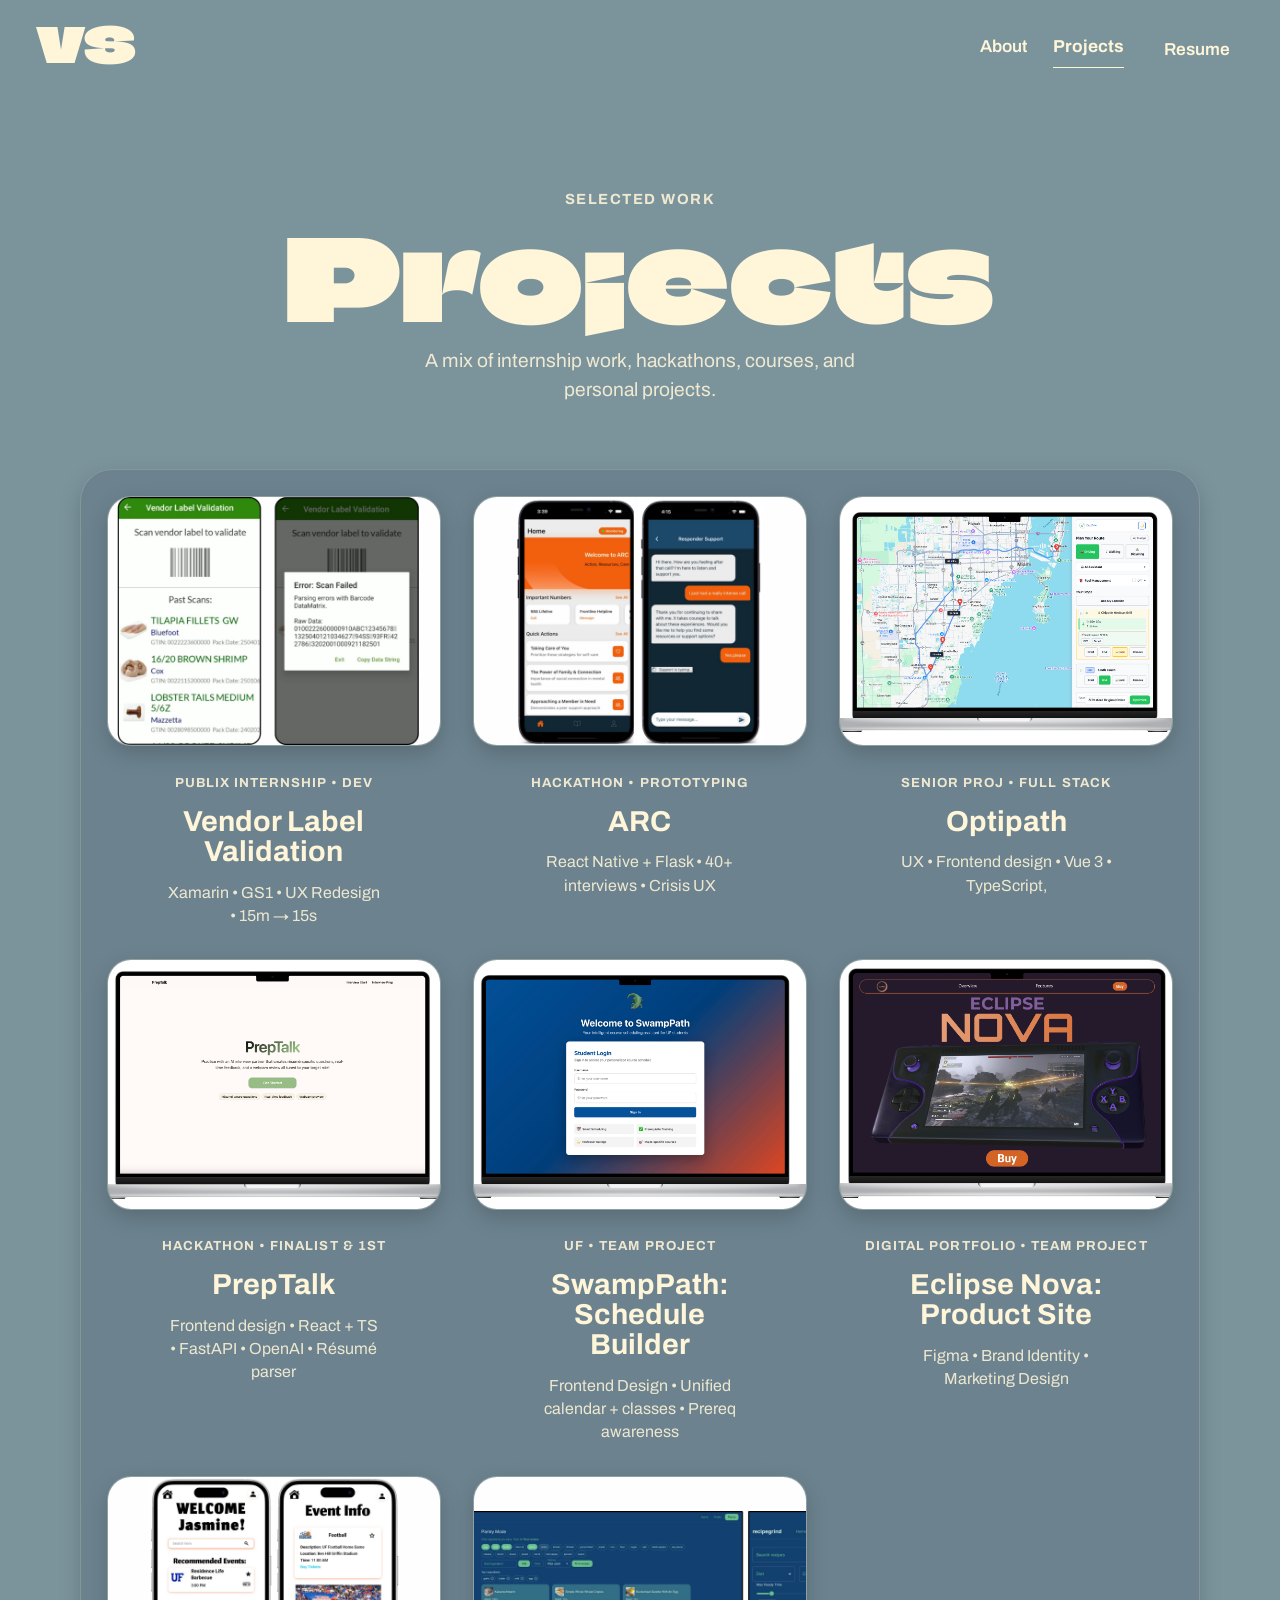
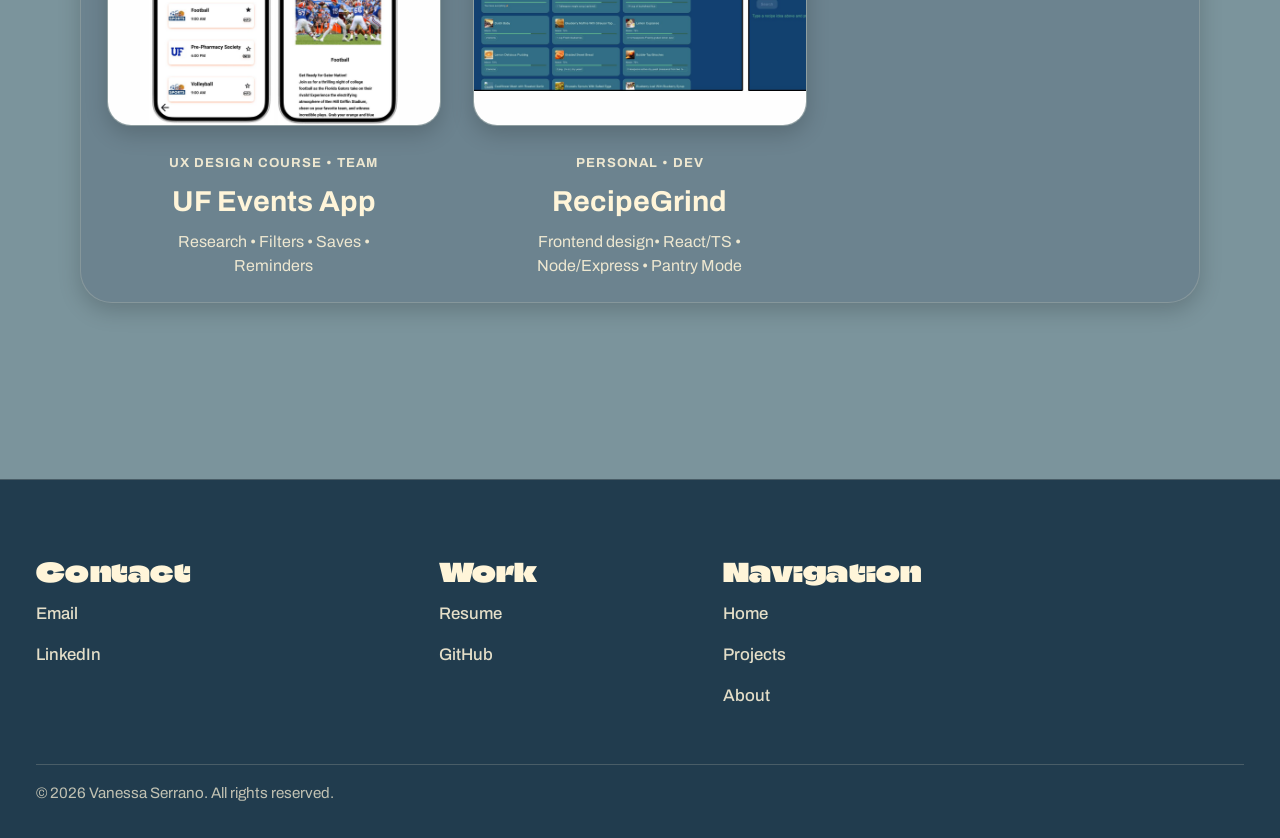
<file: projects.html>
<!doctype html>
<html lang="en">
<head>
    <meta charset="utf-8" />
    <meta name="viewport" content="width=device-width, initial-scale=1" />
    <title>Projects — Vanessa Serrano</title>
    <meta name="description" content="Selected work across research, design, and front-end: ARC, Vendor Label Validation, PrepTalk, SwampPath, UF Events, RecipeGrind." />
    <link rel="stylesheet" href="style.css" />
</head>
<body>
<header class="nav" role="banner">
    <div class="nav__inner nav__inner--home">
        <a class="logo logo--home" href="index.html" aria-label="Home">VS</a>

        <nav id="site-nav" class="nav__links nav__links--home" aria-label="Primary">
            <a href="about.html">About</a>
            <a href="projects.html">Projects</a>
            <a
                    href="assets/resume.pdf"
                    target="_blank"
                    rel="noopener"
                    class="nav__resume"
                    aria-label="Download resume"
            >
                Resume
            </a>
        </nav>

        <button
                class="nav__toggle"
                aria-label="Toggle menu"
                aria-controls="site-nav"
                aria-expanded="false"
        >
            Menu
        </button>
    </div>
</header>

<main class="projects-page">
    <section class="projects-hero">
        <div class="container projects-hero__inner">
            <p class="projects-hero__eyebrow">Selected Work</p>
            <h1 class="projects-hero__title">Projects</h1>
            <p class="projects-hero__lead">
                A mix of internship work, hackathons, courses, and personal projects.
            </p>
        </div>
    </section>

    <section class="projects-gallery">
        <div class="container">
            <div class="projects-gallery__panel">
                <div class="grid grid--projects-page">
                    <!-- VLV -->
                    <a class="card reveal" href="project-vlv.html">
                        <img class="thumb" src="assets/images/vlv-cover.jpg" alt="Scanner UI for GS1 barcode" />
                        <div class="card__body">
                            <div class="card__eyebrow">Publix Internship • Dev</div>
                            <div class="card__title">Vendor Label Validation </div>
                            <div class="card__meta">Xamarin • GS1 • UX Redesign • 15m → 15s</div>
                        </div>
                    </a>

                    <!-- ARC -->
                    <a class="card reveal" href="project-arc.html">
                        <img class="thumb" src="assets/images/arc-cover.jpg" alt="ARC app mockups" />
                        <div class="card__body">
                            <div class="card__eyebrow">Hackathon • Prototyping</div>
                            <div class="card__title">ARC</div>
                            <div class="card__meta">React Native + Flask • 40+ interviews • Crisis UX</div>
                        </div>
                    </a>

                    <!-- Optipath -->
                    <a class="card reveal" href="project-optipath.html">
                        <img class="thumb" src="assets/images/Optipath.png" alt="Optipath demo screens" />
                        <div class="card__body">
                            <div class="card__eyebrow">Senior Proj • Full Stack</div>
                            <div class="card__title">Optipath</div>
                            <div class="card__meta">UX • Frontend design • Vue 3 • TypeScript,</div>
                        </div>
                    </a>
            <!-- PrepTalk -->
                    <a class="card reveal" href="project-preptalk.html">
                        <img class="thumb" src="assets/images/preptalk.png" alt="PrepTalk AI Interviewer demo screens" />
                        <div class="card__body">
                            <div class="card__eyebrow">Hackathon • Finalist & 1st</div>
                            <div class="card__title">PrepTalk</div>
                            <div class="card__meta">Frontend design • React + TS • FastAPI • OpenAI • Résumé parser</div>
                        </div>
                    </a>



            <!-- SwampPath -->
                    <a class="card reveal" href="project-swamppath.html">
                        <img class="thumb" src="assets/images/swamp_path.png" alt="SwampPath scheduling screens" />
                        <div class="card__body">
                            <div class="card__eyebrow">UF • Team Project</div>
                            <div class="card__title">SwampPath: Schedule Builder</div>
                            <div class="card__meta">Frontend Design • Unified calendar + classes • Prereq awareness</div>
                        </div>
                    </a>

                    <!-- Eclipse -->
                    <a class="card reveal" href="project-eclipse.html">
                        <img class="thumb" src="assets/images/eclipse.jpg" alt="Eclipse gaming device marketing site" />
                        <div class="card__body">
                            <div class="card__eyebrow">Digital Portfolio • Team Project</div>
                            <div class="card__title">Eclipse Nova: Product Site</div>
                            <div class="card__meta">Figma • Brand Identity • Marketing Design</div>
                        </div>
                    </a>

            <!-- UF Events -->
                    <a class="card reveal" href="project-ufevents.html">
                        <img class="thumb" src="assets/images/ufevents-cover.jpg" alt="UF Events prototype screens" />
                        <div class="card__body">
                            <div class="card__eyebrow">UX Design course • Team</div>
                            <div class="card__title">UF Events App</div>
                            <div class="card__meta">Research • Filters • Saves • Reminders</div>
                        </div>
                    </a>

            <!-- RecipeGrind -->
                    <a class="card reveal" href="project-recipe.html">
                        <img class="thumb" src="assets/images/recipe-cover.jpg" alt="RecipeGrind Pantry Mode results" />
                        <div class="card__body">
                            <div class="card__eyebrow">Personal • Dev</div>
                            <div class="card__title">RecipeGrind</div>
                            <div class="card__meta">Frontend design• React/TS • Node/Express • Pantry Mode</div>
                        </div>
                    </a>
                </div>
            </div>
        </div>
    </section>
</main>

<footer class="footer">
    <div class="cols">
        <div>
            <h3>Contact</h3>
            <a href="mailto:vanessannserrano@gmail.com">Email</a>
            <a href="https://www.linkedin.com/in/vanessa-n-serrano" target="_blank" rel="noopener">LinkedIn</a>
        </div>
        <div>
            <h3>Work</h3>
            <a href="assets/resume.pdf" target="_blank" rel="noopener">Resume</a>
            <a href="https://github.com/vanessanserrano" target="_blank" rel="noopener">GitHub</a>
        </div>
        <div>
            <h3>Navigation</h3>
            <a href="index.html">Home</a>
            <a href="projects.html">Projects</a>
            <a href="about.html">About</a>
        </div>
    </div>
    <p class="copyright">© 2026 Vanessa Serrano. All rights reserved.</p>
</footer>

<script>
    // Mobile menu toggle
    const t=document.querySelector('.nav__toggle'),l=document.getElementById('site-nav');
    if(t&&l) {
        t.addEventListener('click',()=>{
            const open=l.classList.toggle('is-open');
            t.setAttribute('aria-expanded',String(open));
        });
        document.addEventListener('click',(e)=>{
            if(!e.target.closest('.nav')){
                l.classList.remove('is-open');
                t.setAttribute('aria-expanded','false');
            }
        },{passive:true});
    }

    // Mark current page
    (function(){
        const p=(location.pathname.split('/').pop()||'index.html').toLowerCase();
        document.querySelectorAll('.nav__links a').forEach(a=>{
            const h=(a.getAttribute('href')||'').toLowerCase();
            if(h.endsWith(p)) a.setAttribute('aria-current','page');
        });
    })();

    // Reveal on scroll
    (function(){
        const prefersReduced=window.matchMedia('(prefers-reduced-motion: reduce)').matches;
        if(prefersReduced){
            document.querySelectorAll('.reveal').forEach(el=>el.classList.add('is-in'));
        }else{
            const io=new IntersectionObserver(es=>es.forEach(e=>{
                if(e.isIntersecting){
                    e.target.classList.add('is-in');
                    io.unobserve(e.target);
                }
            }),{threshold:.2});
            document.querySelectorAll('.reveal').forEach(el=>io.observe(el));
        }
    })();
</script>
</body>
</html>
</file>
<file: style.css>
/* =========================================
   VANESSA SERRANO PORTFOLIO
   Clean Editorial System
   Works with current HTML structure
   ========================================= */


/* =========================================
   1. FONT SETUP
   ========================================= */

@import url('https://fonts.googleapis.com/css2?family=Archivo:wght@400;500;600;700&display=swap');
@font-face {
    font-family: "Climate Crisis";
    src: url("assets/climate-crisis.woff2") format("woff2");
    font-weight: 400;
    font-style: normal;
    font-display: swap;
}

/*
  Load Climate Crisis locally if you have the file.
  If not, the fallback will still work.
*/
/*
@font-face {
  font-family: "Climate Crisis";
  src: url("assets/fonts/ClimateCrisis-Regular.woff2") format("woff2");
  font-style: normal;
  font-weight: 400;
}
*/


/* =========================================
   2. DESIGN TOKENS
   ========================================= */
:root {
    /* =========================================
       COLOR SYSTEM
       ========================================= */
    --bg: #7B949C;
    --surface: #536C7C;
    --surface-strong: #213C4E;
    --surface-deep: #182241;

    --ink: #FFF5D9;
    --ink-soft: rgba(255, 245, 217, 0.82);
    --ink-muted: rgba(255, 245, 217, 0.62);

    --accent: #FFF5D9;
    --accent-strong: #213C4E;
    --accent-deep: #182241;

    --border: rgba(255, 245, 217, 0.18);
    --border-strong: rgba(255, 245, 217, 0.32);

    --white: #FFF5D9;
    --black: #182241;

    /* =========================================
       TYPOGRAPHY
       ========================================= */
    --font-heading: "Climate Crisis", "Arial Black", sans-serif;
    --font-body: "Archivo", "Inter", "Helvetica Neue", Arial, sans-serif;

    --text-xs: 0.78rem;
    --text-sm: 0.92rem;
    --text-base: 1rem;
    --text-lg: 1.125rem;
    --text-xl: clamp(1.5rem, 2.5vw, 2.1rem);
    --text-2xl: clamp(2.3rem, 4.8vw, 4.3rem);
    --text-3xl: clamp(4rem, 12vw, 9rem);

    /* =========================================
       LAYOUT
       ========================================= */
    --max: 1180px;
    --pad: clamp(18px, 3vw, 30px);

    --space-1: 0.35rem;
    --space-2: 0.55rem;
    --space-3: 0.8rem;
    --space-4: 1rem;
    --space-5: 1.25rem;
    --space-6: 1.5rem;
    --space-7: 2rem;
    --space-8: 3rem;
    --space-9: 4rem;
    --space-10: 6rem;

    --radius-sm: 10px;
    --radius-md: 18px;
    --radius-lg: 28px;
    --radius-pill: 999px;

    /* =========================================
       MOTION
       ========================================= */
    --ease: cubic-bezier(0.22, 1, 0.36, 1);
    --fast: 180ms var(--ease);
    --med: 320ms var(--ease);
    --slow: 800ms var(--ease);

    /* =========================================
       SHADOW
       ========================================= */
    --shadow-sm: 0 8px 22px rgba(0, 0, 0, 0.18);
    --shadow-md: 0 18px 50px rgba(0, 0, 0, 0.24);

    /* =========================================
       MARQUEE
       ========================================= */
    --marquee-speed: 26s;
    --wave-distance: 12px;
}

/* =========================================
   3. RESET
   ========================================= */
/* =========================================
   3. RESET / BASE
   ========================================= */
*,
*::before,
*::after {
    box-sizing: border-box;
}

html {
    scroll-behavior: smooth;
}
#work {
    scroll-margin-top: 110px;
    padding-top: 5rem;
    padding-bottom: 8rem;
    min-height: 100vh;
}

html,
body {
    min-height: 100%;
}

body {
    margin: 0;
    background: var(--bg);
    color: var(--ink);
    font-family: var(--font-body);
    font-size: var(--text-base);
    line-height: 1.6;
    -webkit-font-smoothing: antialiased;
    -moz-osx-font-smoothing: grayscale;
}

img,
picture,
video,
canvas,
svg {
    display: block;
    max-width: 100%;
}

img {
    height: auto;
}

a {
    color: inherit;
    text-decoration: none;
}

button,
input,
textarea,
select {
    font: inherit;
}

button {
    cursor: pointer;
}

h1,
h2,
h3,
h4,
h5,
h6 {
    margin: 0;
    color: var(--ink);
    font-family: var(--font-heading);
    font-weight: 400;
    line-height: 0.95;
    letter-spacing: 0.01em;
}

p,
li,
input,
textarea,
select,
label,
a,
span,
small {
    font-family: var(--font-body);
}

p {
    margin: 0;
}

ul,
ol {
    margin: 0;
}

:focus-visible {
    outline: 2px solid var(--ink);
    outline-offset: 3px;
}

/* =========================================
   4. UTILITIES / CONTAINERS
   ========================================= */
/* =========================================
   4. UTILITIES / CONTAINERS
   ========================================= */
.container {
    max-width: var(--max);
    margin: 0 auto;
    padding-inline: var(--pad);
}

.skip-link {
    position: absolute;
    top: -100%;
    left: 1rem;
    z-index: 999;
    padding: 0.75rem 1rem;
    background: var(--accent-deep);
    color: var(--white);
    border-radius: var(--radius-sm);
}

.skip-link:focus {
    top: 1rem;
}

.center {
    text-align: center;
}

.muted {
    color: var(--ink-muted);
}

.text-link {
    text-decoration: underline;
    text-underline-offset: 0.18em;
    text-decoration-thickness: 1px;
}

.section {
    padding: var(--space-9) 0;
}

.section h2 {
    font-size: var(--text-2xl);
    margin-bottom: 0.75rem;
}

.lead {
    color: var(--ink-soft);
    max-width: 62ch;
}

/* =========================================
   5. HEADER / NAV
   cleaner and integrated
   ========================================= */
/* =========================================
   5. HEADER / NAV
   ========================================= */
.nav {
    position: sticky;
    top: 0;
    z-index: 100;
    background: var(--bg);
    backdrop-filter: blur(12px);
    -webkit-backdrop-filter: blur(12px);
}

.nav__inner {
    max-width: var(--max);
    margin: 0 auto;
    padding: 1.15rem var(--pad) 0.95rem;
    display: flex;
    align-items: center;
    justify-content: space-between;
    gap: 1.2rem;
}

.nav__inner--home {
    width: 100%;
    max-width: none;
    padding: 1.25rem 2.25rem;
    align-items: center;
    gap: 1.5rem;
}

.logo {
    flex-shrink: 0;
    color: var(--ink);
}

.logo--home {
    font-family: var(--font-heading);
    font-size: clamp(2.8rem, 4vw, 4.5rem);
    line-height: 0.85;
    letter-spacing: 0;
    display: inline-flex;
    align-items: center;
    margin: 0;
}

.nav__links {
    display: flex;
    align-items: center;
    gap: clamp(1rem, 2vw, 2rem);
}

.nav__links a {
    position: relative;
    display: inline-flex;
    align-items: center;
    justify-content: center;
    padding-bottom: 0.2rem;
    font-size: clamp(1rem, 1.2vw, 1.15rem);
    font-weight: 600;
    color: var(--ink);
    transition: color var(--fast), font-weight var(--fast), background var(--med), border-color var(--med), transform var(--fast);
}

.nav__links a:not(.nav__resume)::after {
    content: "";
    position: absolute;
    left: 0;
    bottom: -0.25rem;
    width: 100%;
    height: 1.5px;
    background: currentColor;
    transform: scaleX(0);
    transform-origin: left;
    transition: transform var(--med);
}

.nav__links a:not(.nav__resume):hover::after,
.nav__links a:not(.nav__resume):focus-visible::after,
.nav__links a[aria-current="page"]:not(.nav__resume)::after {
    transform: scaleX(1);
}

.nav__links a:not(.nav__resume):hover,
.nav__links a:not(.nav__resume):focus-visible,
.nav__links a[aria-current="page"]:not(.nav__resume) {
    color: var(--ink);
    font-weight: 700;
}

.nav__resume {
    min-height: 54px;
    padding: 0 1.4rem;
    border: 1.5px solid var(--ink);
    border-radius: var(--radius-pill);
    background: transparent;
    color: var(--ink);
    line-height: 1;
}

.nav__resume::after {
    display: none !important;
    content: none !important;
}

.nav__links a.nav__resume:hover,
.nav__links a.nav__resume:focus-visible {
    background: var(--accent-deep);
    color: var(--white);
    border-color: var(--accent-deep);
    transform: translateY(-1px);
}

.nav__toggle {
    display: none;
    border: 0;
    background: transparent;
    color: var(--ink);
    font-weight: 700;
}

/* =========================================
   6. HERO
   cleaner than boxed card
   ========================================= */
.hero--intro {
    min-height: 84vh;
    display: flex;
    align-items: center;
    position: relative;
    padding: clamp(4rem, 8vw, 7rem) 0 var(--space-9);
}

.hero--intro::before {
    content: "";
    position: absolute;
    inset: 6% 10% auto 10%;
    height: 48%;
    background:
            radial-gradient(circle at 50% 50%, rgba(210, 193, 182, 0.22), transparent 58%);
    pointer-events: none;
}

.hero__panel {
    position: relative;
    z-index: 1;
    width: 100%;
    max-width: 1080px;
    margin: 0 auto;
    padding: 0 var(--pad);
    background: transparent;
    border: 0;
    border-radius: 0;
    box-shadow: none;
    text-align: center;
}

.hero__panel h1 {
    font-size: var(--text-3xl);
    color: var(--navy-900);
    line-height: 0.88;
    margin-bottom: 1rem;
}

.accent-char {
    color: var(--navy-800);
}

.hero__lede {
    max-width: 52ch;
    margin: 0 auto;
    font-size: clamp(1.05rem, 1.8vw, 1.35rem);
    color: var(--ink-soft);
}

.social {
    display: flex;
    justify-content: center;
    gap: 0.85rem;
    flex-wrap: wrap;
    margin-top: 1.5rem;
}

.icon-btn {
    width: 44px;
    height: 44px;
    display: inline-flex;
    align-items: center;
    justify-content: center;
    border-radius: var(--radius-pill);
    border: 1px solid var(--border);
    background: rgba(255, 255, 255, 0.7);
    color: var(--ink);
    transition: transform var(--fast), background var(--fast), border-color var(--fast);
}

.icon-btn:hover,
.icon-btn:focus-visible {
    transform: translateY(-2px);
    background: var(--white);
    border-color: var(--border-strong);
}


/* =========================================
   7. OPTIONAL MARQUEE HERO
   ready when you add the new markup
   ========================================= */
.name-marquee {
    position: relative;
    overflow: hidden;
    width: 100%;
    padding: 0.5rem 0;
}

.name-marquee__track {
    display: flex;
    width: max-content;
    animation: marquee-scroll var(--marquee-speed) linear infinite;
    will-change: transform;
}

.name-marquee__group {
    display: flex;
    align-items: center;
    gap: clamp(2.5rem, 4vw, 4rem);
    padding-right: clamp(2.5rem, 4vw, 4rem);
    flex-shrink: 0;
}

.name-marquee__group span {
    display: inline-block;
    white-space: nowrap;
    font-family: var(--font-heading);
    font-size: var(--text-3xl);
    line-height: 0.88;
    color: var(--navy-900);
    animation: waveFloat 2.3s ease-in-out infinite;
}

.name-marquee__group span:nth-child(2n) {
    animation-delay: 0.2s;
}

.name-marquee__group span:nth-child(3n) {
    animation-delay: 0.45s;
}

.name-marquee__group span:nth-child(4n) {
    animation-delay: 0.7s;
}

.name-marquee:hover .name-marquee__track,
.name-marquee:hover .name-marquee__group span {
    animation-play-state: paused;
}

.name-marquee__fade {
    position: absolute;
    top: 0;
    bottom: 0;
    width: 12%;
    min-width: 56px;
    z-index: 2;
    pointer-events: none;
}

.name-marquee__fade--left {
    left: 0;
    background: linear-gradient(to right, var(--bg), transparent);
}

.name-marquee__fade--right {
    right: 0;
    background: linear-gradient(to left, var(--bg), transparent);
}


/* =========================================
   8. GRID / LAYOUT
   ========================================= */
.grid {
    display: grid;
    gap: 2rem;
    grid-template-columns: repeat(3, minmax(0, 1fr));
}

.kv-2,
.two-col,
.split,
.grid-2 {
    display: grid;
    gap: 2rem;
    grid-template-columns: repeat(2, minmax(0, 1fr));
}

.cards {
    display: grid;
    gap: 1.5rem;
    grid-template-columns: repeat(auto-fit, minmax(260px, 1fr));
}


/* =========================================
   9. PROJECT / CONTENT CARDS
   formatted more like your example
   ========================================= */
/* =========================================
   9. PROJECT / CONTENT CARDS
   ========================================= */
.card {
    display: flex;
    flex-direction: column;
    text-align: center;
    background: transparent;
    border: 0;
    border-radius: 0;
    padding: 0;
    transition: transform var(--fast);
}

.card:hover {
    transform: translateY(-4px);
}

.thumb {
    width: 100%;
    aspect-ratio: 4 / 3;
    margin: 0 0 1.4rem 0;
    border-radius: 1.5rem;
    object-fit: cover;
    background: rgba(255, 245, 217, 0.08);
    border: 1px solid var(--border);
    box-shadow: var(--shadow-sm);
    transition: transform 500ms var(--ease), box-shadow var(--med);
}

.card:hover .thumb,
.card:focus-visible .thumb {
    transform: scale(1.03);
    box-shadow: var(--shadow-md);
}

.card__body {
    display: grid;
    gap: 0.7rem;
    padding-inline: 0.3rem;
}

.card__eyebrow {
    font-size: 0.82rem;
    letter-spacing: 0.08em;
    text-transform: uppercase;
    font-weight: 700;
    color: var(--ink-soft);
}

.card__title {
    font-family: var(--font-body);
    font-size: clamp(1.8rem, 2vw, 2.3rem);
    line-height: 1.05;
    font-weight: 700;
    color: var(--ink);
}

.card__meta {
    max-width: 26ch;
    margin: 0 auto;
    font-size: clamp(1rem, 1.2vw, 1.08rem);
    line-height: 1.45;
    color: var(--ink-soft);
}

/* =========================================
   10. GENERAL CONTENT CARDS
   for about page / now cards / badges
   ========================================= */
/* =========================================
   10. GENERAL CONTENT CARDS
   ========================================= */
.now-card,
.figure,
.meta-item,
.result,
.stat,
.badge,
.btn,
dialog.rec {
    border: 1px solid var(--border);
    background: rgba(24, 34, 65, 0.18);
    backdrop-filter: blur(6px);
    -webkit-backdrop-filter: blur(6px);
}

.now-card,
.figure,
.meta-item,
.result,
.stat,
dialog.rec {
    border-radius: var(--radius-md);
    box-shadow: var(--shadow-sm);
}

.badges {
    display: flex;
    flex-wrap: wrap;
    gap: 0.7rem;
    margin-top: 1rem;
}

.badge {
    display: inline-flex;
    align-items: center;
    justify-content: center;
    padding: 0.55rem 0.9rem;
    border-radius: var(--radius-pill);
    font-size: var(--text-xs);
    font-weight: 700;
    color: var(--ink);
}

.figure {
    overflow: hidden;
}

.prose {
    max-width: 68ch;
    color: var(--ink-soft);
}

.prose p + p {
    margin-top: 0.8rem;
}

.bullets {
    color: var(--ink-soft);
}

.bullets li + li {
    margin-top: 0.45rem;
}
/* =========================================
   11. BUTTONS
   ========================================= */

.btn {
    display: inline-flex;
    align-items: center;
    justify-content: center;
    gap: 0.4rem;
    min-height: 46px;
    padding: 0.8rem 1.2rem;
    border: 1px solid var(--border);
    border-radius: var(--radius-pill);
    background: transparent;
    color: var(--ink);
    font-family: var(--font-body);
    font-weight: 700;
    transition: transform var(--fast), background var(--med), border-color var(--med), color var(--med);
}

.btn:hover,
.btn:focus-visible {
    transform: translateY(-1px);
    border-color: var(--border-strong);
}

.btn--primary,
.btn.primary {
    background: var(--accent-deep);
    color: var(--white);
    border-color: var(--accent-deep);
}

.btn--primary:hover,
.btn.primary:hover,
.btn--primary:focus-visible,
.btn.primary:focus-visible {
    background: var(--surface-strong);
    color: var(--white);
    border-color: var(--surface-strong);
}

.btn--secondary {
    background: transparent;
    color: var(--ink);
    border-color: var(--ink);
}

.btn--secondary:hover,
.btn--secondary:focus-visible {
    background: var(--ink);
    color: var(--accent-deep);
    border-color: var(--ink);
}

/* =========================================
   12. ABOUT / NOW SECTION
   ========================================= */
.now {
    padding: 3rem 0 0;
}

.now-grid {
    display: grid;
    gap: 1.5rem;
    grid-template-columns: repeat(2, minmax(0, 1fr));
}

.now-card {
    padding: 1.2rem;
    height: 100%;
}

.now-title {
    text-align: center;
    font-family: var(--font-body);
    font-size: 1.05rem;
    font-weight: 700;
    color: var(--navy-900);
}

.now-sub {
    text-align: center;
    color: var(--muted);
    font-size: var(--text-sm);
    margin-top: -0.25rem;
}

.spotify {
    width: 100%;
    border: 0;
    border-radius: 14px;
}

.media-grid {
    display: grid;
    gap: 0.85rem;
    grid-template-columns: repeat(2, 1fr);
}

.cover {
    width: 100%;
    aspect-ratio: 2 / 3;
    object-fit: cover;
    border-radius: 12px;
    border: 1px solid var(--border);
}

.caption {
    margin-top: 0.35rem;
    text-align: center;
    color: var(--muted);
    font-size: var(--text-xs);
}


/* =========================================
   13. FOOTER
   ========================================= */
/* =========================================
   13. FOOTER
   ========================================= */
.footer {
    margin-top: 6rem;
    padding: 5rem 2.25rem 2rem;
    background: var(--surface-strong);
    color: var(--ink);
    border-top: 1px solid var(--border);
}

.footer .cols,
.footer .footer-grid {
    max-width: 1280px;
    margin: 0 auto;
    display: grid;
    grid-template-columns: 1.5fr 1fr 1fr 1fr;
    gap: 3rem;
    align-items: start;
}

.footer-brand {
    display: flex;
    align-items: flex-end;
}

.footer-brand__name {
    font-family: var(--font-heading);
    font-size: clamp(3rem, 6vw, 5.8rem);
    line-height: 0.9;
    color: var(--ink);
}

.footer h3 {
    margin: 0 0 1rem;
    font-family: var(--font-heading);
    font-size: clamp(1.5rem, 2vw, 2.2rem);
    line-height: 0.95;
    color: var(--ink);
}

.footer a {
    display: block;
    width: fit-content;
    margin-bottom: 0.9rem;
    font-size: 1.05rem;
    font-weight: 500;
    color: var(--ink-soft);
    transition: opacity var(--fast), transform var(--fast), color var(--fast);
}

.footer a:hover,
.footer a:focus-visible {
    opacity: 1;
    color: var(--ink);
    transform: translateX(2px);
}

.copyright {
    max-width: 1280px;
    margin: 2.5rem auto 0;
    padding-top: 1rem;
    border-top: 1px solid var(--border);
    text-align: left;
    font-size: 0.95rem;
    color: var(--ink-muted);
}

/* =========================================
   14. DIALOG / FORM
   ========================================= */
dialog.rec {
    width: min(520px, calc(100vw - 2rem));
    padding: 1.25rem;
    color: var(--ink);
}

.rec::backdrop {
    background: rgba(27, 60, 83, 0.28);
    backdrop-filter: blur(6px);
}

.rec form {
    display: grid;
    gap: 0.9rem;
}

.rec label {
    display: block;
    margin-bottom: 0.3rem;
    font-weight: 700;
}

.rec input,
.rec select,
.rec textarea {
    width: 100%;
    padding: 0.8rem 0.9rem;
    border: 1px solid var(--border);
    border-radius: 10px;
    background: #fff;
    color: var(--ink);
}

.rec .row {
    display: flex;
    gap: 0.75rem;
    justify-content: flex-end;
}


/* =========================================
   15. REVEAL
   ========================================= */
.reveal,
.reveal-on-scroll {
    opacity: 0;
    transform: translateY(18px);
    visibility: hidden;
    transition:
            opacity 0.55s ease,
            transform 0.65s ease,
            visibility 0s linear 0.65s;
}

.reveal.is-in,
.reveal-on-scroll.is-revealed {
    opacity: 1;
    transform: none;
    visibility: visible;
}


/* =========================================
   16. ANIMATIONS
   ========================================= */
@keyframes marquee-scroll {
    from {
        transform: translateX(0);
    }
    to {
        transform: translateX(-50%);
    }
}

@keyframes waveFloat {
    0%, 100% {
        transform: translateY(0);
    }
    25% {
        transform: translateY(calc(var(--wave-distance) * -1));
    }
    50% {
        transform: translateY(0);
    }
    75% {
        transform: translateY(calc(var(--wave-distance) * 0.5));
    }
}


/* =========================================
   17. RESPONSIVE
   ========================================= */
@media (max-width: 900px) {
    .grid,
    .kv-2,
    .two-col,
    .split,
    .grid-2,
    .now-grid,
    .footer .cols,
    .footer .footer-grid {
        grid-template-columns: 1fr 1fr;
    }
}

@media (max-width: 720px) {
    .nav__links {
        display: none;
    }

    .nav__links.is-open {
        position: absolute;
        top: calc(100% + 0.4rem);
        left: var(--pad);
        right: var(--pad);
        display: flex;
        flex-direction: column;
        align-items: flex-start;
        gap: 0.8rem;
        padding: 1rem;
        border: 1px solid var(--border);
        border-radius: var(--radius-md);
        background: rgba(255, 255, 255, 0.92);
        box-shadow: var(--shadow-md);
    }

    .nav__toggle {
        display: inline-flex;
    }

    .grid,
    .kv-2,
    .two-col,
    .split,
    .grid-2,
    .now-grid,
    .footer .cols,
    .footer .footer-grid {
        grid-template-columns: 1fr;
    }

    .hero__panel h1 {
        font-size: clamp(3.2rem, 18vw, 5rem);
    }

    .thumb {
        width: min(100%, 320px);
    }

    .name-marquee__fade {
        width: 16%;
    }
}


/* =========================================
   18. REDUCED MOTION
   ========================================= */
@media (prefers-reduced-motion: reduce) {
    html {
        scroll-behavior: auto;
    }

    *,
    *::before,
    *::after {
        animation-duration: 0.01ms !important;
        animation-iteration-count: 1 !important;
        transition-duration: 0.01ms !important;
    }

    .reveal,
    .reveal-on-scroll {
        opacity: 1;
        transform: none;
        visibility: visible;
    }

    .name-marquee__track,
    .name-marquee__group span {
        animation: none !important;
    }

    .card:hover,
    .btn:hover,
    .icon-btn:hover {
        transform: none;
    }

    .card:hover .thumb {
        transform: none;
    }
}
/* =========================================
   HOMEPAGE HEADER REFINEMENTS
   ========================================= */
.nav__inner--home {
    align-items: flex-start;
    padding-top: 1.35rem;
    padding-bottom: 1rem;
}

.logo--home {
    font-size: clamp(2rem, 4vw, 3rem);
    line-height: 0.9;
    letter-spacing: 0.02em;
}

.nav__links--home {
    gap: clamp(1.2rem, 2vw, 2.4rem);
}

.nav__links--home a {
    font-size: clamp(1rem, 1.35vw, 1.15rem);
}

.nav__resume {
    padding: 0.38rem 0.9rem 0.48rem;
    border: 1.5px solid var(--navy-900);
    border-radius: 999px;
    background: transparent;
}

.nav__resume::after {
    display: none;
}

.nav__resume:hover,
.nav__resume:focus-visible {
    background: var(--navy-900);
    color: var(--white);
}


/* =========================================
   HOMEPAGE HERO
   ========================================= */
.hero--home {
    min-height: calc(100vh - 70px);
    padding-top: clamp(2rem, 4vw, 3rem);
    padding-bottom: 5rem;
    background: transparent;
}

.hero__home-inner {
    display: grid;
    gap: 1.5rem;
    text-align: center;
}

.hero__eyebrow {
    font-size: var(--text-sm);
    font-weight: 700;
    letter-spacing: 0.08em;
    text-transform: uppercase;
    color: var(--ink-soft);
}

.hero__name-wrap {
    display: grid;
    gap: 0.2rem;
}

.hero__name--top {
    font-size: clamp(4rem, 11vw, 8rem);
    line-height: 0.88;
    color: var(--navy-900);
    text-align: center;
}

.hero__lede--home {
    max-width: 52ch;
    margin: 0 auto;
}

.hero__cta-row {
    display: flex;
    gap: 0.85rem;
    justify-content: center;
    flex-wrap: wrap;
}


/* =========================================
   HOMEPAGE SECTION HEADING
   ========================================= */
.section-heading--home {
    text-align: center;
    margin-bottom: 3rem;
}

.section-heading--home h2 {
    font-size: clamp(2.2rem, 5vw, 4.2rem);
}


/* =========================================
   HOMEPAGE PROJECT GRID
   ========================================= */
.grid--projects-home {
    align-items: start;
}

@media (max-width: 720px) {
    .nav__inner--home {
        align-items: center;
    }

    .logo--home {
        font-size: 2rem;
    }

    .nav__resume {
        padding: 0;
        border: 0;
        border-radius: 0;
        background: transparent;
    }
}


/* =========================================
   HOMEPAGE HERO LAYOUT
   ========================================= */
.container--hero {
    max-width: 1320px;
    min-height: calc(100vh - 96px);
    display: grid;
    place-items: center;
}

.hero--home {
    min-height: calc(100vh - 84px);
    padding: 0;
    background: var(--bg);
}

.hero__home-inner {
    width: 100%;
    max-width: 1180px;
    min-height: calc(100vh - 120px);
    margin: 0 auto;
    display: grid;
    align-content: center;
    justify-items: center;
    text-align: center;
    gap: 1.35rem;
    padding: 1.5rem 0 4.5rem;
    position: relative;
}

.hero__eyebrow {
    font-size: clamp(0.82rem, 1vw, 1rem);
    font-weight: 700;
    letter-spacing: 0.1em;
    text-transform: uppercase;
    color: var(--ink-soft);
}

/* =========================================
   HERO NAME COMPOSITION
   ========================================= */
.hero__name-composition {
    position: relative;
    width: 100%;
    display: grid;
    place-items: center;
    isolation: isolate;
}

.hero__name-main {
    position: relative;
    z-index: 2;
    display: grid;
    gap: 0;
    text-align: center;
}

.hero__name-line {
    display: block;
    font-family: var(--font-heading);
    font-size: clamp(3rem, 10vw, 9.5rem);
    line-height: 0.88;
    color: var(--navy-900);
}

.hero__name-line:last-child {
    margin-top: -0.05em;
}

/* moving layer behind name instead of competing with it */
.name-marquee--bg {
    position: absolute;
    inset: 50% 0 auto 0;
    transform: translateY(-34%);
    z-index: 1;
    opacity: 0.12;
    pointer-events: none;
}

.name-marquee--bg .name-marquee__group span {
    font-size: clamp(3.2rem, 8vw, 6rem);
    color: var(--navy-800);
}

.name-marquee--bg .name-marquee__fade--left {
    background: linear-gradient(to right, var(--bg), transparent);
}

.name-marquee--bg .name-marquee__fade--right {
    background: linear-gradient(to left, var(--bg), transparent);
}

.hero__lede--home {
    max-width: 30ch;
    font-size: clamp(1.08rem, 1.7vw, 1.35rem);
    line-height: 1.5;
    color: var(--ink-soft);
}

.hero__cta-row {
    display: flex;
    align-items: center;
    justify-content: center;
    gap: 0.9rem;
    flex-wrap: wrap;
    margin-top: 0.4rem;
}

/* =========================================
   SCROLL INDICATOR
   ========================================= */
.scroll-indicator {
    position: absolute;
    left: 50%;
    bottom: 1rem;
    transform: translateX(-50%);
    display: inline-flex;
    align-items: center;
    justify-content: center;
    width: 42px;
    height: 42px;
    color: var(--navy-900);
    opacity: 0.9;
    transition: transform var(--fast), opacity var(--fast);
}

.scroll-indicator:hover,
.scroll-indicator:focus-visible {
    transform: translateX(-50%) translateY(2px);
    opacity: 1;
}

.scroll-indicator__arrow {
    font-size: 2rem;
    line-height: 1;
    animation: scrollArrow 1.8s ease-in-out infinite;
}

@keyframes scrollArrow {
    0%, 100% {
        transform: translateY(0);
    }
    50% {
        transform: translateY(6px);
    }
}

/* =========================================
   MOBILE
   ========================================= */
@media (max-width: 720px) {
    .nav__links {
        display: none;
    }

    .nav__links.is-open {
        position: absolute;
        top: calc(100% + 0.4rem);
        left: var(--pad);
        right: var(--pad);
        display: flex;
        flex-direction: column;
        align-items: flex-start;
        gap: 0.8rem;
        padding: 1rem;
        border: 1px solid var(--border);
        border-radius: var(--radius-md);
        background: var(--surface-strong);
        box-shadow: var(--shadow-md);
    }

    .nav__toggle {
        display: inline-flex;
    }

    .nav__inner--home {
        padding: 1rem 1rem 0.9rem;
    }

    .logo--home {
        font-size: 2.3rem;
    }

    .nav__resume {
        min-height: 46px;
        padding: 0 1.1rem;
    }
}

/* =========================================
   PROJECTS PAGE
   ========================================= */
.projects-page {
    padding-top: 0;
}

.projects-hero {
    padding: clamp(3.5rem, 8vw, 6rem) 0 2.5rem;
}

.projects-hero__inner {
    text-align: center;
    max-width: 860px;
}

.projects-hero__eyebrow {
    margin-bottom: 1rem;
    font-size: var(--text-sm);
    font-weight: 700;
    letter-spacing: 0.1em;
    text-transform: uppercase;
    color: var(--ink-soft);
}

.projects-hero__title {
    font-size: clamp(4rem, 10vw, 7rem);
    line-height: 0.9;
    color: var(--ink);
    margin-bottom: 1.1rem;
}

.projects-hero__lead {
    max-width: 40ch;
    margin: 0 auto;
    font-size: clamp(1.05rem, 1.5vw, 1.25rem);
    line-height: 1.55;
    color: var(--ink-soft);
    font-family: var(--font-body);
}

.projects-gallery {
    padding: 1.5rem 0 5rem;
}

.projects-gallery__panel {
    background: rgba(24, 34, 65, 0.14);
    border: 1px solid var(--border);
    border-radius: 2rem;
    padding: clamp(1.4rem, 2vw, 2rem);
    box-shadow: var(--shadow-sm);
}

.grid--projects-page {
    display: grid;
    grid-template-columns: repeat(3, minmax(0, 1fr));
    gap: clamp(2rem, 2.2vw, 2.8rem);
    align-items: start;
}
.grid--projects-page .card {
    height: 100%;
}

.grid--projects-page .thumb {
    margin-bottom: 1.6rem;
}

.grid--projects-page .card__body {
    gap: 0.85rem;
}

.grid--projects-page .card__title {
    max-width: 12ch;
    margin: 0 auto;
}

.grid--projects-page .card__meta {
    max-width: 24ch;
}
@media (max-width: 900px) {
    .grid--projects-page {
        grid-template-columns: 1fr 1fr;
    }
}

@media (max-width: 720px) {
    .projects-hero {
        padding: 2.6rem 0 1.5rem;
    }

    .projects-hero__title {
        font-size: clamp(3rem, 16vw, 4.8rem);
    }

    .projects-gallery {
        padding-top: 1rem;
    }

    .projects-gallery__panel {
        border-radius: 1.5rem;
        padding: 1rem;
    }

    .grid--projects-page {
        grid-template-columns: 1fr;
        gap: 2.2rem;
    }
}

/* =========================================
   PROJECT PAGE SYSTEM
   Reusable for all case studies
   ========================================= */

.project-page {
    --project-text: #182241;
    --project-text-soft: rgba(24, 34, 65, 0.82);
    --project-band-soft: #8fa5ad;
    --project-band-deep: #859aa3;
    --project-card-bg: rgba(255, 245, 217, 0.22);
    --project-card-border: rgba(24, 34, 65, 0.12);
}

/* -----------------------------------------
   HERO
   ----------------------------------------- */
.project-hero {
    padding: clamp(3.75rem, 8vw, 6rem) 0 2.5rem;
}

.project-hero .container {
    max-width: 1220px;
}

.project-hero__layout {
    display: flex;
    flex-direction: column;
    align-items: center;
    text-align: center;
}

.project-hero__eyebrow {
    margin: 0 0 0.9rem;
    font-family: var(--font-body);
    font-size: var(--text-sm);
    font-weight: 700;
    letter-spacing: 0.09em;
    text-transform: uppercase;
    color: var(--ink-soft);
}

.project-hero h1 {
    margin: 0;
    max-width: none;
    font-size: clamp(5.2rem, 12vw, 8.8rem);
    line-height: 0.86;
    text-align: center;
    color: var(--ink);
}

.project-hero__lede {
    max-width: 34ch;
    margin: 1rem auto 0;
    font-family: var(--font-body);
    font-size: clamp(1.08rem, 1.45vw, 1.22rem);
    line-height: 1.7;
    text-align: center;
    color: var(--ink-soft);
}

.project-site-link {
    display: inline-flex;
    align-items: center;
    justify-content: center;
    width: fit-content;
    min-height: 46px;
    margin-top: 1.4rem;
    padding: 0.8rem 1.2rem;
    border: 1px solid var(--ink);
    border-radius: var(--radius-pill);
    font-family: var(--font-body);
    font-weight: 700;
    color: var(--ink);
    transition: background var(--med), color var(--med), transform var(--fast), border-color var(--med);
}

.project-site-link:hover,
.project-site-link:focus-visible {
    background: var(--ink);
    color: var(--accent-deep);
    transform: translateY(-1px);
}

/* -----------------------------------------
   META CARDS
   ----------------------------------------- */
.project-meta {
    width: 100%;
    max-width: 768px;
    margin: 1.6rem auto 0;
    display: grid;
    grid-template-columns: repeat(3, minmax(0, 1fr));
    gap: 1rem;
}

.meta-item {
    border: 1px solid var(--border);
    background: rgba(24, 34, 65, 0.18);
    border-radius: 1rem;
    padding: 1rem 1.05rem;
    box-shadow: var(--shadow-sm);
    font-family: var(--font-body);
    text-align: center;
    color: var(--ink-soft);
    line-height: 1.55;
}

.meta-item b {
    display: block;
    margin: 0 0 0.35rem;
    color: var(--ink);
    font-weight: 700;
}

/* -----------------------------------------
   SECTION COLOR BANDS
   ----------------------------------------- */
.project-band {
    padding: 4.25rem 0;
}

.project-band--soft {
    background: var(--project-band-soft);
}

.project-band--deep {
    background: var(--project-band-deep);
}

/* -----------------------------------------
   SECTION WRAPPERS
   ----------------------------------------- */
.project-section {
    padding: 0;
    margin: 0;
}

.project-wrap {
    max-width: 1220px;
    margin: 0 auto;
    padding: 0 var(--pad);
}

.project-shell {
    max-width: 1080px;
    margin: 0 auto;
    border: 1px solid var(--project-card-border);
    border-radius: 1.75rem;
    background: var(--project-card-bg);
    box-shadow: 0 18px 40px rgba(24, 34, 65, 0.08);
    padding: clamp(1.5rem, 2.2vw, 2.25rem);
}

.project-main {
    max-width: 860px;
    margin: 0 auto;
    text-align: center;
}

.project-main--wide {
    max-width: 1080px;
}

/* -----------------------------------------
   HEADINGS / TEXT
   ----------------------------------------- */
.project-kicker {
    margin: 0 0 0.7rem;
    font-family: var(--font-body);
    font-size: var(--text-sm);
    font-weight: 700;
    letter-spacing: 0.08em;
    text-transform: uppercase;
    text-align: center;
    color: var(--project-text-soft);
}

.project-section h2 {
    margin: 0 0 1rem;
    font-size: clamp(2.4rem, 4.4vw, 3.8rem);
    line-height: 0.92;
    text-align: center;
    color: var(--project-text);
}

.project-section h3 {
    margin: 0 0 0.6rem;
    font-family: var(--font-body);
    font-size: clamp(1.1rem, 1.8vw, 1.35rem);
    font-weight: 700;
    line-height: 1.25;
    color: var(--ink);
}

.project-section p {
    max-width: 70ch;
    margin: 0 auto;
    font-family: var(--font-body);
    line-height: 1.8;
    color: var(--ink-soft);
}

.project-section strong {
    color: var(--ink);
    font-weight: 700;
}

.project-main > * + * {
    margin-top: 1.1rem;
}

/* -----------------------------------------
   BULLETS / CALLOUTS
   ----------------------------------------- */
.project-bullets,
.project-section ul {
    display: grid;
    gap: 0.75rem;
    max-width: 62ch;
    margin: 1rem auto 0;
    padding: 0;
    list-style: none;
}

.project-bullets li,
.project-section ul li {
    border: 1px solid var(--border);
    background: rgba(255, 245, 217, 0.04);
    border-radius: 1rem;
    padding: 0.9rem 1rem;
    font-family: var(--font-body);
    line-height: 1.55;
    text-align: left;
    color: var(--ink-soft);
}

.project-callout {
    max-width: 64ch;
    margin: 1rem auto 0;
    border-left: 3px solid var(--border-strong);
    padding: 0.2rem 0 0.2rem 1rem;
    text-align: left;
}

.project-callout p {
    margin: 0;
    max-width: none;
}

/* -----------------------------------------
   HIGHLIGHT CARDS
   ----------------------------------------- */
.project-highlight-grid {
    display: grid;
    grid-template-columns: repeat(3, minmax(0, 1fr));
    gap: 1rem;
    margin-top: 1.5rem;
}

.project-highlight {
    border: 1px solid var(--border);
    background: rgba(255, 245, 217, 0.04);
    border-radius: 1.2rem;
    padding: 1rem;
    text-align: left;
}

.project-highlight p {
    max-width: none;
    margin: 0;
}

/* -----------------------------------------
   IMAGE SYSTEM
   ----------------------------------------- */
.image-pair {
    display: grid;
    grid-template-columns: 1fr 1fr;
    gap: 1.25rem;
    margin-top: 1.5rem;
}

.image-pair figure {
    margin: 0;
    border: 1px solid var(--border);
    border-radius: 1.3rem;
    overflow: hidden;
    background: rgba(24, 34, 65, 0.2);
    box-shadow: var(--shadow-sm);
}

.image-pair img {
    width: 100%;
    display: block;
    object-fit: cover;
}

.image-pair figcaption {
    padding: 0.75rem 0.95rem 0.9rem;
    font-family: var(--font-body);
    font-size: var(--text-sm);
    line-height: 1.5;
    color: var(--project-text-soft);
}

/* -----------------------------------------
   MOBILE
   ----------------------------------------- */
@media (max-width: 980px) {
    .project-meta,
    .project-highlight-grid,
    .image-pair {
        grid-template-columns: 1fr;
    }

    .project-shell {
        max-width: 100%;
    }

    .project-main {
        max-width: none;
    }
}

@media (max-width: 768px) {
    .project-hero {
        padding: 3rem 0 2rem;
    }

    .project-hero h1 {
        font-size: clamp(4.2rem, 18vw, 6.2rem);
    }

    .project-shell {
        border-radius: 1.25rem;
        padding: 1rem;
    }

    .meta-item,
    .project-highlight {
        border-radius: 1rem;
    }
}

.project-two-col {
    display: grid;
    grid-template-columns: 1fr 1fr;
    gap: 3rem;
    align-items: center;
    margin-top: 2rem;
}

.project-two-col.reverse {
    direction: rtl;
}

.project-two-col.reverse > * {
    direction: ltr;
}

.project-image img {
    width: 100%;
    height: auto;
    border-radius: 12px;
    box-shadow: 0 10px 30px rgba(0,0,0,0.08);
}

/* Mobile */
@media (max-width: 768px) {
    .project-two-col {
        grid-template-columns: 1fr;
    }
}


/* ================================
   GLOBAL FIXES — paste at bottom
================================ */

/* 1. Contrast fix */
:root {
    --ink-soft: rgba(255, 245, 217, 0.88);
    --ink-muted: rgba(255, 245, 217, 0.72);
}

/* Keep muted text decorative only */
.card__meta,
.hero__eyebrow,
.project-hero__lede,
.about-hero__lede,
.about-item p,
.footer a {
    color: var(--ink-soft);
}

/* 2. Homepage hero mobile clipping fix */
.hero__name-line {
    font-size: clamp(3rem, 10vw, 9.5rem);
    overflow-wrap: anywhere;
}

@media (max-width: 430px) {
    .hero__name-line {
        font-size: clamp(3rem, 15vw, 4.5rem);
        line-height: 0.9;
    }

    .hero__home-inner {
        padding-inline: 0.25rem;
    }
}

/* 3. Project meta should collapse sooner */
@media (max-width: 768px) {
    .project-meta {
        grid-template-columns: 1fr;
    }
}

/* 4. Project highlight grid should auto-fit */
.project-highlight-grid {
    grid-template-columns: repeat(auto-fit, minmax(200px, 1fr));
}

/* 5. Footer smoother collapse */
@media (max-width: 900px) {
    .footer .cols,
    .footer .footer-grid {
        grid-template-columns: 1fr 1fr;
    }
}

@media (max-width: 600px) {
    .footer .cols,
    .footer .footer-grid {
        grid-template-columns: 1fr;
        gap: 2rem;
    }

    .footer-brand__name {
        font-size: clamp(2rem, 8vw, 5.8rem);
    }
}

/* 6. Scroll arrow: hidden by default on shorter screens */
@media (max-height: 760px) {
    .scroll-indicator {
        display: none;
    }
}

/* 7. Better anchor jump */
#work {
    scroll-margin-top: 96px;
}

/* ==================================================
   MOBILE OVERFLOW + CENTERING FIXES
   Paste at VERY bottom of style.css
================================================== */

/* Prevent page-wide horizontal cutoff */
html,
body {
    width: 100%;
    overflow-x: hidden;
}

/* Better mobile nav spacing */
@media (max-width: 720px) {
    .nav__inner,
    .nav__inner--home {
        padding: 1rem 1.5rem 0.75rem;
    }

    .logo--home {
        font-size: clamp(2.8rem, 15vw, 4rem);
    }

    .nav__toggle {
        font-size: 1.35rem;
    }
}

/* HOME: stop Vanessa/Serrano from breaking/cutting */
@media (max-width: 720px) {
    .container--hero {
        min-height: auto;
        padding-inline: 1.25rem;
    }

    .hero--home {
        min-height: auto;
        padding: 5.5rem 0 3rem;
    }

    .hero__home-inner {
        min-height: auto;
        padding: 3rem 0 5rem;
        gap: 1.15rem;
    }

    .hero__name-composition {
        overflow: visible;
    }

    .hero__name-main {
        width: 100%;
        overflow: visible;
    }

    .hero__name-line {
        font-size: clamp(4.1rem, 21vw, 6.2rem);
        line-height: 0.88;
        white-space: nowrap;
        overflow-wrap: normal;
        word-break: normal;
    }

    .name-marquee--bg {
        display: none;
    }

    .hero__eyebrow {
        max-width: 32ch;
        margin: 0 auto;
        font-size: 0.9rem;
        line-height: 1.6;
    }

    .hero__cta-row {
        margin-top: 1rem;
    }

    .scroll-indicator {
        bottom: 1.75rem;
    }
}

/* Very small phones */
@media (max-width: 390px) {
    .hero__name-line {
        font-size: clamp(3.5rem, 19vw, 5rem);
    }

    .hero__cta-row .btn {
        min-width: 190px;
    }
}

/* PROJECTS PAGE: stop title from running off edge */
@media (max-width: 720px) {
    .projects-hero {
        padding: 4rem 0 2rem;
        overflow: hidden;
    }

    .projects-hero__inner {
        padding-inline: 1.25rem;
    }

    .projects-hero__eyebrow {
        font-size: 0.9rem;
        letter-spacing: 0.16em;
    }

    .projects-hero__title {
        font-size: clamp(4.2rem, 22vw, 6.4rem);
        line-height: 0.9;
        white-space: nowrap;
        transform: scaleX(0.82);
        transform-origin: center;
    }

    .projects-hero__lead {
        max-width: 29ch;
        font-size: 1.25rem;
        line-height: 1.55;
    }
}

/* ABOUT PAGE: stop Vanessa Serrano from touching edges */
@media (max-width: 720px) {
    .about-hero {
        overflow: hidden;
        padding: 4.5rem 0 2.5rem;
    }

    .about-hero__title {
        max-width: none;
        width: 100%;
        font-size: clamp(4.2rem, 21vw, 6rem);
        line-height: 0.9;
        white-space: nowrap;
        transform: scaleX(0.82);
        transform-origin: center;
    }

    .about-hero__role {
        max-width: 20ch;
        font-size: 1.35rem;
        line-height: 1.35;
    }

    .about-hero__lede {
        max-width: 30ch;
        font-size: 1.2rem;
        line-height: 1.8;
    }
}

/* PROJECT CARDS: center images and text */
@media (max-width: 720px) {
    .projects-gallery__panel {
        padding: 1.25rem;
    }

    .grid--projects-page {
        justify-items: center;
    }

    .grid--projects-page .card,
    .grid--projects-home .card {
        width: 100%;
        max-width: 360px;
        margin-inline: auto;
        align-items: center;
        text-align: center;
    }

    .thumb,
    .grid--projects-page .thumb,
    .grid--projects-home .thumb {
        width: 100%;
        max-width: 340px;
        margin-left: auto;
        margin-right: auto;
        object-fit: cover;
    }

    .card__body {
        justify-items: center;
        text-align: center;
    }

    .card__title {
        max-width: 11ch;
    }

    .card__meta {
        max-width: 24ch;
    }
}

/* CASE STUDY HERO TITLES: no edge cutoff */
@media (max-width: 720px) {
    .project-hero {
        overflow: hidden;
    }

    .project-hero h1 {
        font-size: clamp(4.1rem, 19vw, 6rem);
        line-height: 0.9;
        white-space: nowrap;
        transform: scaleX(0.86);
        transform-origin: center;
    }

    .project-hero__lede {
        max-width: 30ch;
    }
}

/* =========================================
   FIX: HERO / TITLES (NO CUT OFF)
========================================= */

@media (max-width: 720px) {

    /* Allow wrapping instead of forcing overflow */
    .hero__name-line,
    .projects-hero__title,
    .about-hero__title,
    .project-hero h1 {
        white-space: normal;
        overflow-wrap: break-word;
        word-break: keep-all;
        transform: none;
    }

    /* Better responsive scaling */
    .hero__name-line {
        font-size: clamp(3.2rem, 14vw, 5.2rem);
        line-height: 0.95;
    }

    .projects-hero__title {
        font-size: clamp(3rem, 12vw, 4.5rem);
        line-height: 0.95;
    }

    .about-hero__title {
        font-size: clamp(3rem, 12vw, 4.5rem);
        line-height: 0.95;
    }

    .project-hero h1 {
        font-size: clamp(3rem, 12vw, 4.5rem);
        line-height: 0.95;
    }
}

@media (max-width: 720px) {

    .nav__inner--home {
        padding: 0.85rem 1.25rem;
    }

    .logo--home {
        font-size: clamp(2rem, 9vw, 2.6rem);
    }

    .nav__toggle {
        font-size: 1.1rem;
    }
}

/* ABOUT TITLE FIX */
@media (max-width: 720px) {

    /* Allow wrapping instead of forcing overflow */
    .hero__name-line,
    .about-hero__title,
    .about-hero__title,
    .about-hero h1 {
        white-space: normal;
        overflow-wrap: break-word;
        word-break: keep-all;
        transform: none;
    }

    /* Better responsive scaling */
    .hero__name-line {
        font-size: clamp(3.2rem, 14vw, 5.2rem);
        line-height: 0.95;
    }

    .about-hero__title {
        font-size: clamp(3rem, 12vw, 4.5rem);
        line-height: 0.95;
    }

    .about-hero__title {
        font-size: clamp(3rem, 12vw, 4.5rem);
        line-height: 0.95;
    }

    .about-hero h1 {
        font-size: clamp(3rem, 12vw, 4.5rem);
        line-height: 0.95;
    }
}
</file>
